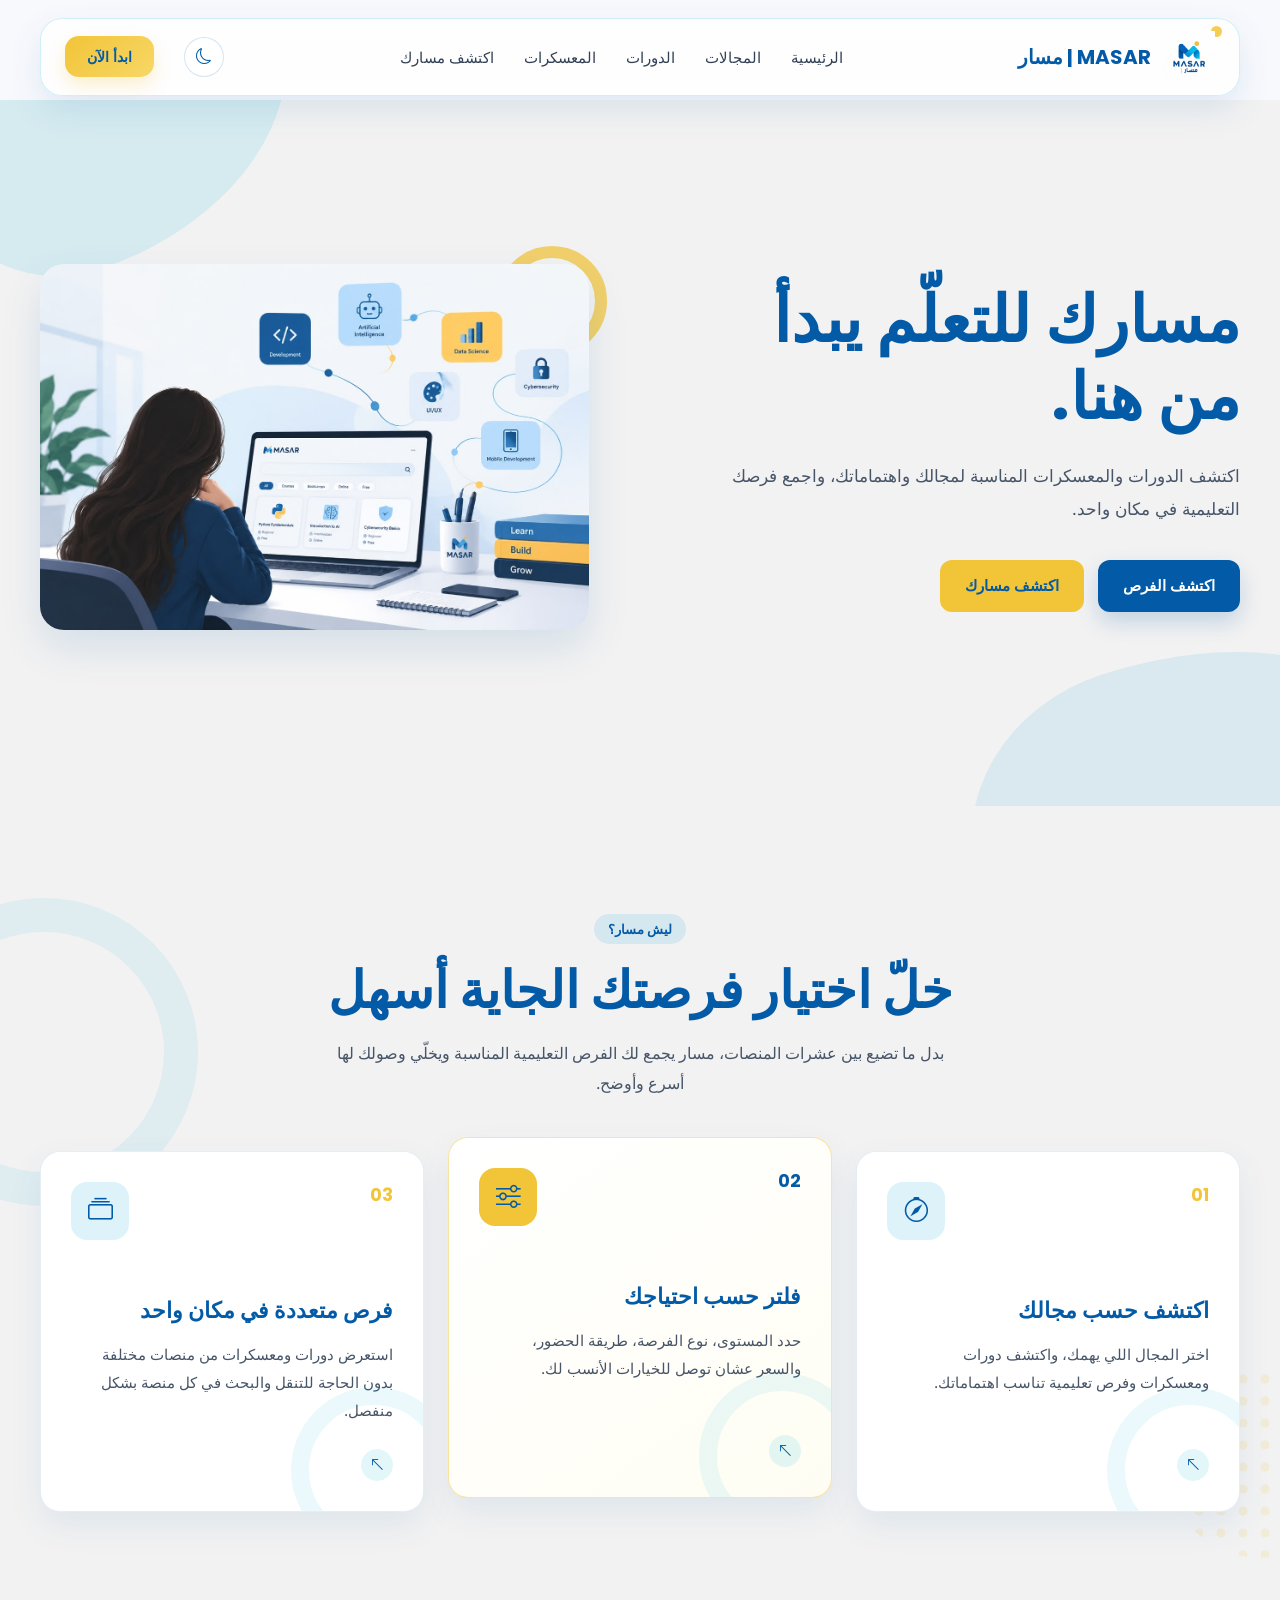
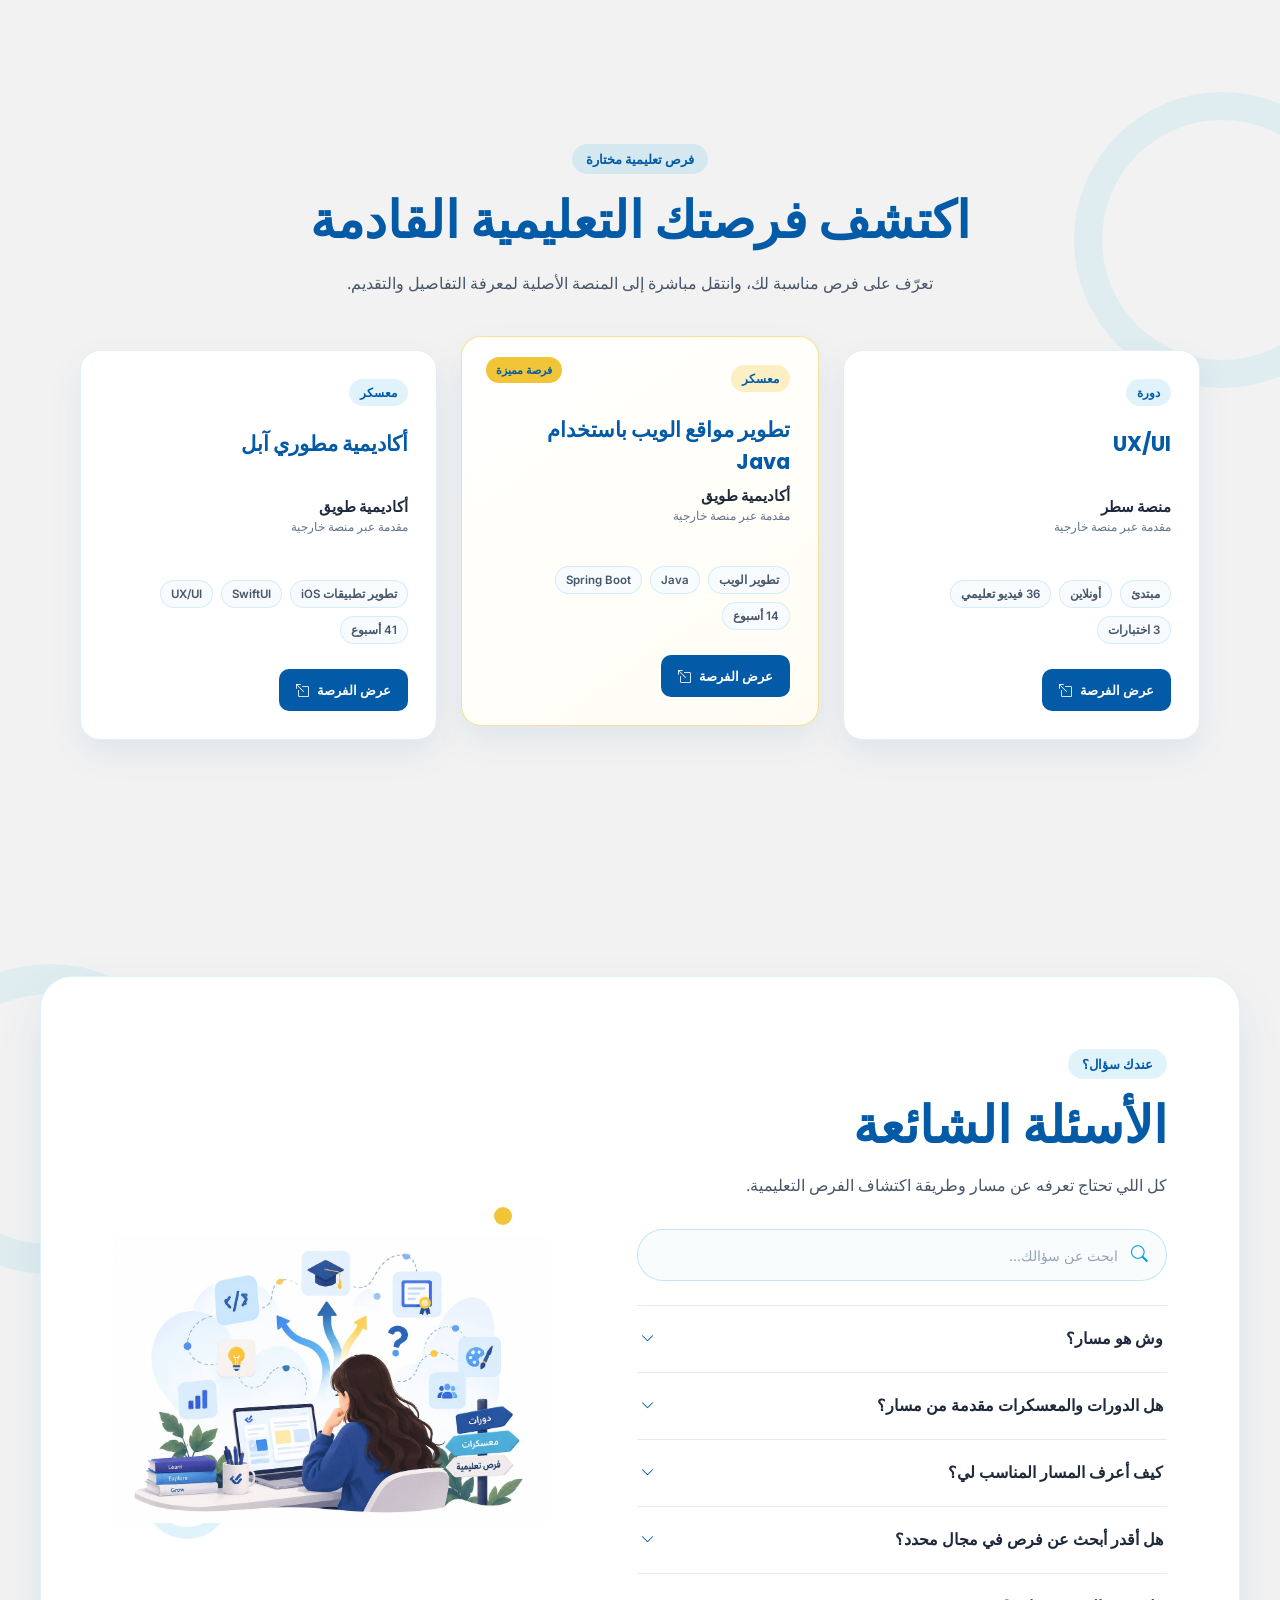
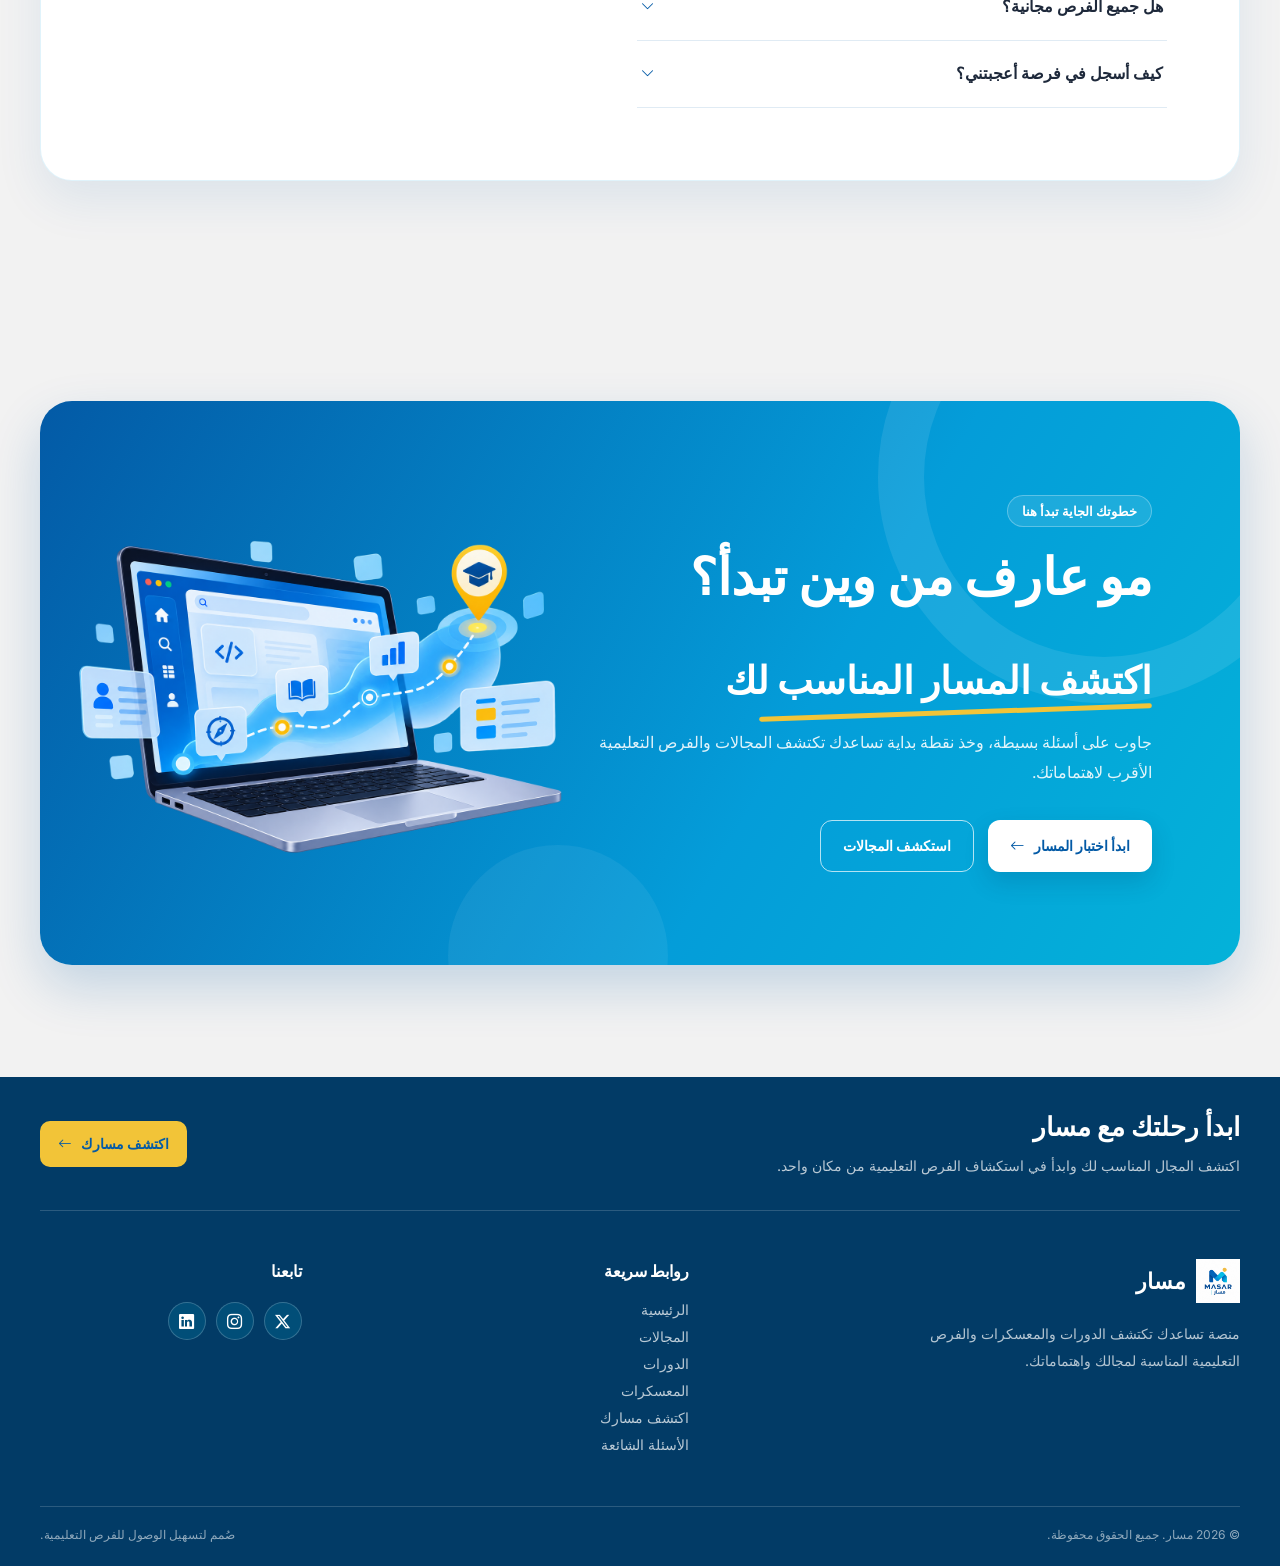
<file: index.html>
<!DOCTYPE html>
<html lang="ar" dir="rtl">
<head>
    <meta charset="UTF-8">
    <meta name="viewport" content="width=device-width, initial-scale=1.0">
    <title>مسار | MASAR</title>
    <link rel="stylesheet" href="style.css">
    <link rel="stylesheet" href="https://cdn.jsdelivr.net/npm/bootstrap-icons@1.13.1/font/bootstrap-icons.min.css">
</head>
<body>
    <!-- رأس الموقع وشريط التنقل الرئيسي -->
    <header class="site-header">
        <nav class="navbar">
            <!-- هوية الموقع -->
            <a class="navbar-brand" href="index.html">
                <img class="navbar-logo" src="images/logo.png" alt="شعار مسار">
                <span class="navbar-title">MASAR | مسار</span>
            </a>

            <!-- روابط التنقل -->
            <ul class="navbar-menu">
                <li class="navbar-item">
                    <a class="navbar-link" href="index.html">الرئيسية</a>
                </li>
                <li class="navbar-item">
                    <a class="navbar-link" href="fields.html">المجالات</a>
                </li>
                <li class="navbar-item">
                    <a class="navbar-link" href="courses.html">الدورات</a>
                </li>
                <li class="navbar-item">
                    <a class="navbar-link" href="bootcamps.html">المعسكرات</a>
                </li>
                <li class="navbar-item">
                    <a class="navbar-link" href="discover.html">اكتشف مسارك</a>
                </li>
            </ul>

            <!-- زر الوضع الداكن -->
            <button class="navbar-theme-toggle" type="button" aria-label="تفعيل الوضع الداكن">
                <i class="bi bi-moon" aria-hidden="true"></i>
            </button>

            <!-- زر قائمة التنقل للجوال -->
            <button class="navbar-menu-toggle" type="button" aria-label="فتح قائمة التنقل" aria-expanded="false">
                <i class="bi bi-list" aria-hidden="true"></i>
            </button>

            <!-- زر الدعوة إلى الإجراء -->
            <div class="navbar-start-actions">
                <a class="navbar-cta" href="#" role="button" aria-expanded="false" aria-controls="quick-start-menu">ابدأ الآن</a>
                <div class="quick-start-menu" id="quick-start-menu" hidden>
                    <h2>وش حاب تبدأ فيه؟</h2>
                    <a href="courses.html"><i class="bi bi-book"></i><span><strong>استكشف الدورات</strong><small>تصفح الدورات حسب المجال</small></span></a>
                    <a href="bootcamps.html"><i class="bi bi-rocket"></i><span><strong>استكشف المعسكرات</strong><small>اكتشف برامج تدريبية مكثفة</small></span></a>
                    <a href="discover.html"><i class="bi bi-compass"></i><span><strong>اكتشف مسارك</strong><small>جاوب على 10 أسئلة واعرف المجال الأقرب لك</small></span></a>
                </div>
            </div>
        </nav>
    </header>

    <section class="hero">
        <div class="hero-container">
            <div class="hero-content">
                <h1 class="hero-title">مسارك للتعلّم يبدأ من هنا.</h1>
                <p class="hero-description">اكتشف الدورات والمعسكرات المناسبة لمجالك واهتماماتك، واجمع فرصك التعليمية في مكان واحد.</p>
                <div class="hero-actions">
                    <a class="hero-primary" href="#">اكتشف الفرص</a>
                    <a class="hero-secondary" href="discover.html">اكتشف مسارك</a>
                </div>
            </div>

            <div class="hero-image">
                <img src="images/hero.png" alt="اكتشف مسارك التعليمي مع مسار">
            </div>
        </div>
    </section>

    <section class="features">
        <div class="features-container">
            <div class="features-header">
                <p class="features-label">ليش مسار؟</p>
                <h2 class="features-title">خلّ اختيار فرصتك الجاية أسهل</h2>
                <p class="features-description">بدل ما تضيع بين عشرات المنصات، مسار يجمع لك الفرص التعليمية المناسبة ويخلّي وصولك لها أسرع وأوضح.</p>
            </div>

            <div class="features-grid">
                <article class="feature-card">
                    <div class="feature-card-top">
                        <span class="feature-number">01</span>
                        <div class="feature-icon">
                            <i class="bi bi-compass"></i>
                        </div>
                    </div>
                    <h3 class="feature-title">اكتشف حسب مجالك</h3>
                    <p class="feature-text">اختر المجال اللي يهمك، واكتشف دورات ومعسكرات وفرص تعليمية تناسب اهتماماتك.</p>
                    <span class="feature-arrow"><i class="bi bi-arrow-up-left"></i></span>
                </article>

                <article class="feature-card feature-card-featured">
                    <div class="feature-card-top">
                        <span class="feature-number">02</span>
                        <div class="feature-icon">
                            <i class="bi bi-sliders"></i>
                        </div>
                    </div>
                    <h3 class="feature-title">فلتر حسب احتياجك</h3>
                    <p class="feature-text">حدد المستوى، نوع الفرصة، طريقة الحضور، والسعر عشان توصل للخيارات الأنسب لك.</p>
                    <span class="feature-arrow"><i class="bi bi-arrow-up-left"></i></span>
                </article>

                <article class="feature-card">
                    <div class="feature-card-top">
                        <span class="feature-number">03</span>
                        <div class="feature-icon">
                            <i class="bi bi-collection"></i>
                        </div>
                    </div>
                    <h3 class="feature-title">فرص متعددة في مكان واحد</h3>
                    <p class="feature-text">استعرض دورات ومعسكرات من منصات مختلفة بدون الحاجة للتنقل والبحث في كل منصة بشكل منفصل.</p>
                    <span class="feature-arrow"><i class="bi bi-arrow-up-left"></i></span>
                </article>
            </div>
        </div>
    </section>

    <section class="projects-section" aria-labelledby="opportunities-title">
        <div class="section-heading">
            <p class="eyebrow">فرص تعليمية مختارة</p>
            <h2 id="opportunities-title">اكتشف فرصتك التعليمية القادمة</h2>
            <p class="intro">تعرّف على فرص مناسبة لك، وانتقل مباشرة إلى المنصة الأصلية لمعرفة التفاصيل والتقديم.</p>
        </div>

        <div class="project-grid">
            <article class="project-card">
                <div class="project-card-header">
                    <span class="project-type">دورة</span>
                </div>
                <h3 class="project-title">UX/UI</h3>
                <p class="project-platform">منصة سطر <span>مقدمة عبر منصة خارجية</span></p>
                <div class="tags">
                    <span>مبتدئ</span>
                    <span>أونلاين</span>
                    <span>36 فيديو تعليمي</span>
                    <span>3 اختبارات</span>
                </div>
                <a class="button button-primary" href="https://satr.tuwaiq.edu.sa/course/ZlDLPAAOOn/view" target="_blank" rel="noopener noreferrer">عرض الفرصة <i class="bi bi-box-arrow-up-left"></i></a>
            </article>

            <article class="project-card project-card-featured">
                <span class="featured-badge">فرصة مميزة</span>
                <div class="project-card-header">
                    <span class="project-type">معسكر</span>
                </div>
                <h3 class="project-title">تطوير مواقع الويب باستخدام Java</h3>
                <p class="project-platform">أكاديمية طويق <span>مقدمة عبر منصة خارجية</span></p>
                <div class="tags">
                    <span>تطوير الويب</span>
                    <span>Java</span>
                    <span>Spring Boot</span>
                    <span>14 أسبوع</span>
                </div>
                <a class="button button-primary" href="https://tuwaiq.edu.sa/bootcamp/YkO2q5R1/view" target="_blank" rel="noopener noreferrer">عرض الفرصة <i class="bi bi-box-arrow-up-left"></i></a>
            </article>

            <article class="project-card">
                <div class="project-card-header">
                    <span class="project-type">معسكر</span>
                </div>
                <h3 class="project-title">أكاديمية مطوري آبل</h3>
                <p class="project-platform">أكاديمية طويق <span>مقدمة عبر منصة خارجية</span></p>
                <div class="tags">
                    <span>تطوير تطبيقات iOS</span>
                    <span>SwiftUI</span>
                    <span>UX/UI</span>
                    <span>41 أسبوع</span>
                </div>
                <a class="button button-primary" href="https://tuwaiq.edu.sa/bootcamp/7G5qRDL8/view" target="_blank" rel="noopener noreferrer">عرض الفرصة <i class="bi bi-box-arrow-up-left"></i></a>
            </article>
        </div>
    </section>

    <section class="faq">
        <div class="faq-container">
            <div class="faq-content">
                <div class="faq-header">
                    <p class="faq-label">عندك سؤال؟</p>
                    <h2 class="faq-title">الأسئلة الشائعة</h2>
                    <p class="faq-description">كل اللي تحتاج تعرفه عن مسار وطريقة اكتشاف الفرص التعليمية.</p>
                </div>

                <div class="faq-search">
                    <i class="bi bi-search"></i>
                    <input type="search" placeholder="ابحث عن سؤالك...">
                </div>

                <div class="faq-list">
                    <article class="faq-item">
                        <div class="faq-question-row">
                            <h3 class="faq-question">وش هو مسار؟</h3>
                            <i class="bi bi-chevron-down faq-icon"></i>
                        </div>
                        <p class="faq-answer">مسار يساعدك تكتشف الدورات والمعسكرات والفرص التعليمية المناسبة لمجالك واهتماماتك من منصات مختلفة في مكان واحد.</p>
                    </article>

                    <article class="faq-item">
                        <div class="faq-question-row">
                            <h3 class="faq-question">هل الدورات والمعسكرات مقدمة من مسار؟</h3>
                            <i class="bi bi-chevron-down faq-icon"></i>
                        </div>
                        <p class="faq-answer">لا، مسار يساعدك في اكتشاف الفرص فقط، وعند اختيار أي فرصة يتم توجيهك إلى المنصة الأصلية المقدمة لها للاطلاع على التفاصيل والتسجيل.</p>
                    </article>

                    <article class="faq-item">
                        <div class="faq-question-row">
                            <h3 class="faq-question">كيف أعرف المسار المناسب لي؟</h3>
                            <i class="bi bi-chevron-down faq-icon"></i>
                        </div>
                        <p class="faq-answer">تقدر تستخدم اختبار اكتشف مسارك، ومن خلال إجاباتك نساعدك في التعرف على المجالات الأقرب لاهتماماتك.</p>
                    </article>

                    <article class="faq-item">
                        <div class="faq-question-row">
                            <h3 class="faq-question">هل أقدر أبحث عن فرص في مجال محدد؟</h3>
                            <i class="bi bi-chevron-down faq-icon"></i>
                        </div>
                        <p class="faq-answer">نعم، تقدر تستكشف المجالات المختلفة وتعرض الدورات والمعسكرات والفرص المرتبطة بالمجال اللي يهمك.</p>
                    </article>

                    <article class="faq-item">
                        <div class="faq-question-row">
                            <h3 class="faq-question">هل جميع الفرص مجانية؟</h3>
                            <i class="bi bi-chevron-down faq-icon"></i>
                        </div>
                        <p class="faq-answer">لا، تختلف الفرص حسب المنصة المقدمة لها، وقد تجد فرصًا مجانية وأخرى مدفوعة.</p>
                    </article>

                    <article class="faq-item">
                        <div class="faq-question-row">
                            <h3 class="faq-question">كيف أسجل في فرصة أعجبتني؟</h3>
                            <i class="bi bi-chevron-down faq-icon"></i>
                        </div>
                        <p class="faq-answer">اضغط على زر «عرض الفرصة»، وراح تنتقل مباشرة إلى الصفحة الأصلية للفرصة لمعرفة التفاصيل وإكمال التسجيل.</p>
                    </article>
                </div>
            </div>

            <div class="faq-illustration">
                <span class="faq-decoration faq-decoration-one"></span>
                <span class="faq-decoration faq-decoration-two"></span>
                <img src="images/faq-illustration.png" alt="اكتشاف المسارات والفرص التعليمية في مسار">
            </div>
        </div>
    </section>

    <section class="cta-section">
        <div class="cta-container">
            <div class="cta-content">
                <p class="cta-label">خطوتك الجاية تبدأ هنا</p>
                <h2 class="cta-title">مو عارف من وين تبدأ؟</h2>
                <h3 class="cta-highlight">اكتشف المسار المناسب لك</h3>
                <p class="cta-description">جاوب على أسئلة بسيطة، وخذ نقطة بداية تساعدك تكتشف المجالات والفرص التعليمية الأقرب لاهتماماتك.</p>
                <div class="cta-actions">
                    <a class="cta-primary" href="#discover-path">ابدأ اختبار المسار <i class="bi bi-arrow-left"></i></a>
                    <a class="cta-secondary" href="#fields">استكشف المجالات</a>
                </div>
            </div>

            <div class="cta-visual">
                <img src="images/cta-path.png" alt="مسار تعليمي تقني" class="cta-image">
            </div>
        </div>
    </section>

    <footer class="site-footer">
        <section class="footer-cta">
            <div class="footer-cta-content">
                <h2 class="footer-cta-title">ابدأ رحلتك مع مسار</h2>
                <p class="footer-cta-description">اكتشف المجال المناسب لك وابدأ في استكشاف الفرص التعليمية من مكان واحد.</p>
            </div>
            <a class="footer-cta-button" href="discover.html">اكتشف مسارك <i class="bi bi-arrow-left"></i></a>
        </section>

        <div class="footer-main">
            <div class="footer-brand">
                <a class="footer-logo" href="#">
                    <img src="images/logo.png" alt="شعار مسار">
                    <span>مسار</span>
                </a>
                <p>منصة تساعدك تكتشف الدورات والمعسكرات والفرص التعليمية المناسبة لمجالك واهتماماتك.</p>
            </div>

            <nav class="footer-links" aria-label="روابط سريعة">
                <h2>روابط سريعة</h2>
                <a href="#">الرئيسية</a>
                <a href="#fields">المجالات</a>
                <a href="#opportunities-title">الدورات</a>
                <a href="bootcamps.html">المعسكرات</a>
                <a href="discover.html">اكتشف مسارك</a>
                <a href="#faq">الأسئلة الشائعة</a>
            </nav>

            <div class="footer-social">
                <h2>تابعنا</h2>
                <div class="footer-social-links">
                    <a href="#" aria-label="إكس"><i class="bi bi-twitter-x"></i></a>
                    <a href="#" aria-label="إنستغرام"><i class="bi bi-instagram"></i></a>
                    <a href="#" aria-label="لينكدإن"><i class="bi bi-linkedin"></i></a>
                </div>
            </div>
        </div>

        <div class="footer-bottom">
            <p>© 2026 مسار. جميع الحقوق محفوظة.</p>
            <span>صُمم لتسهيل الوصول للفرص التعليمية.</span>
        </div>
    </footer>


    <script src="script.js"></script>
</body>
</html>
</file>
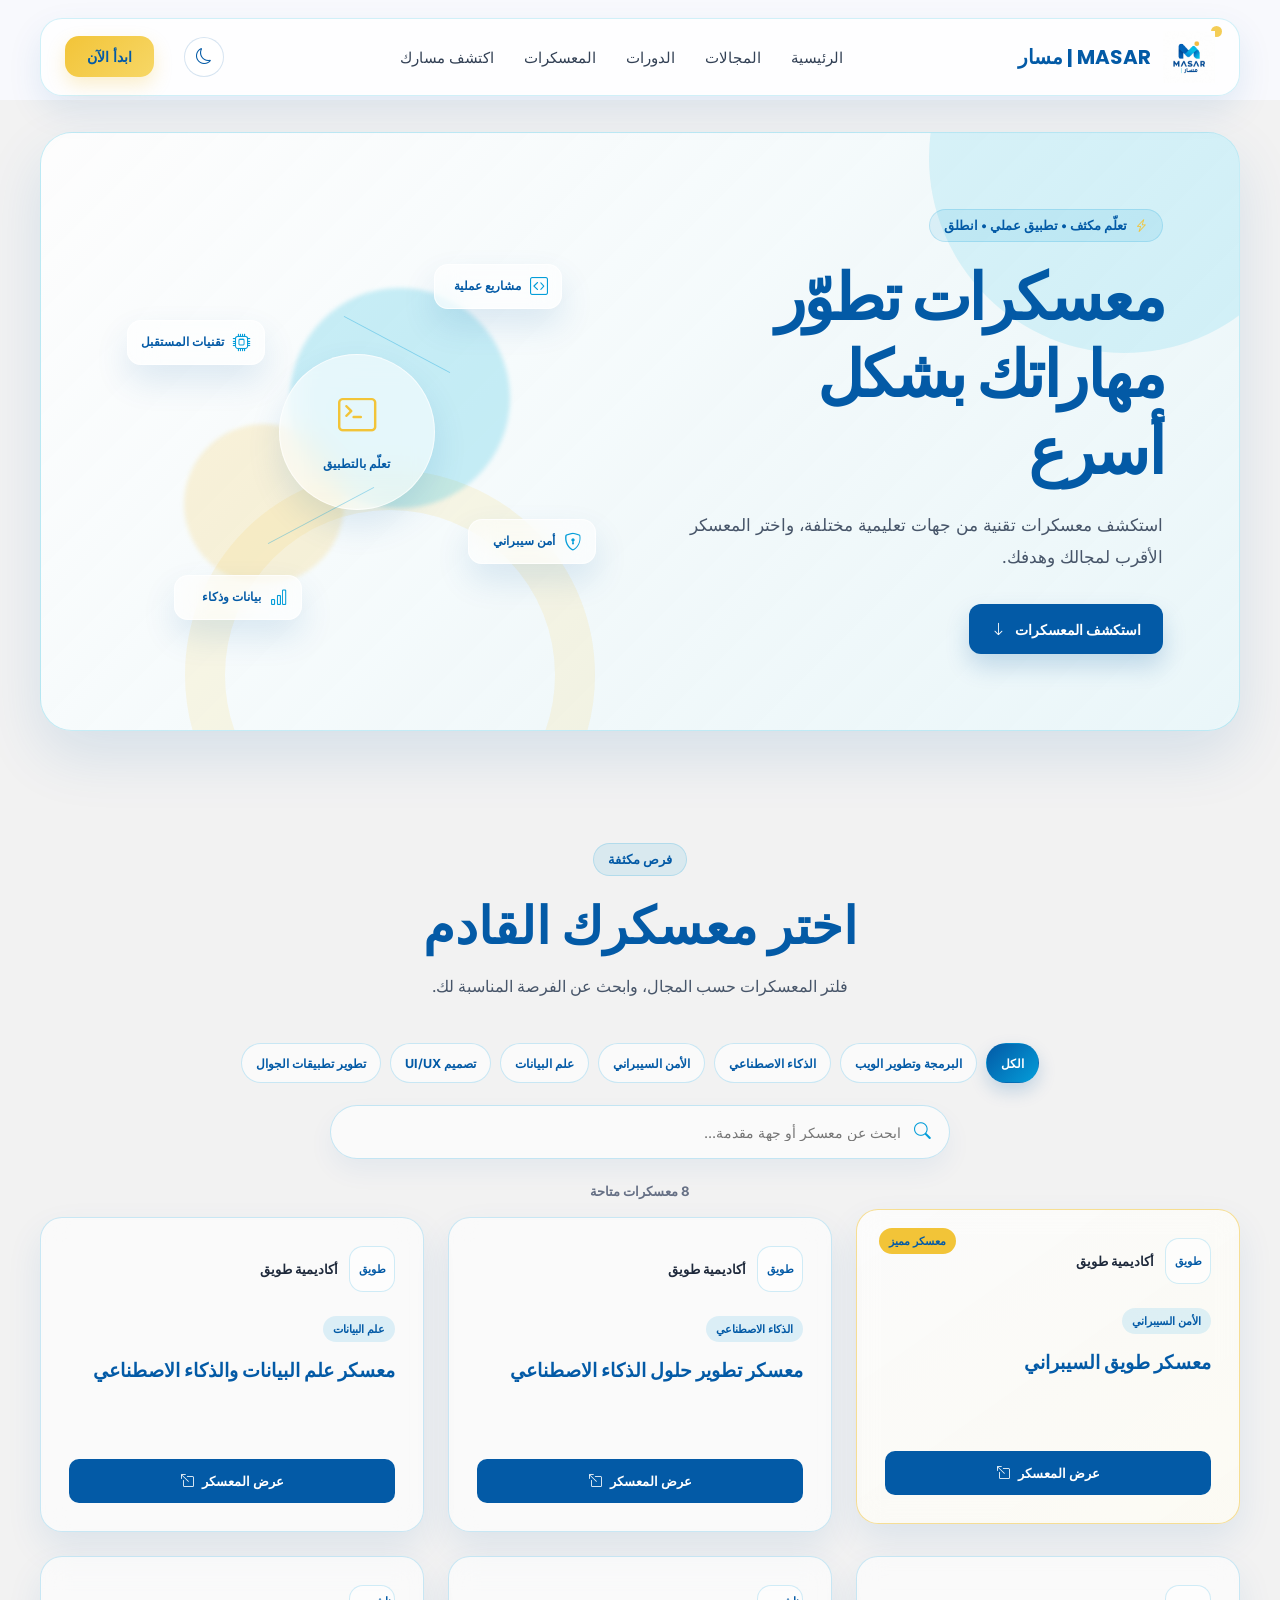
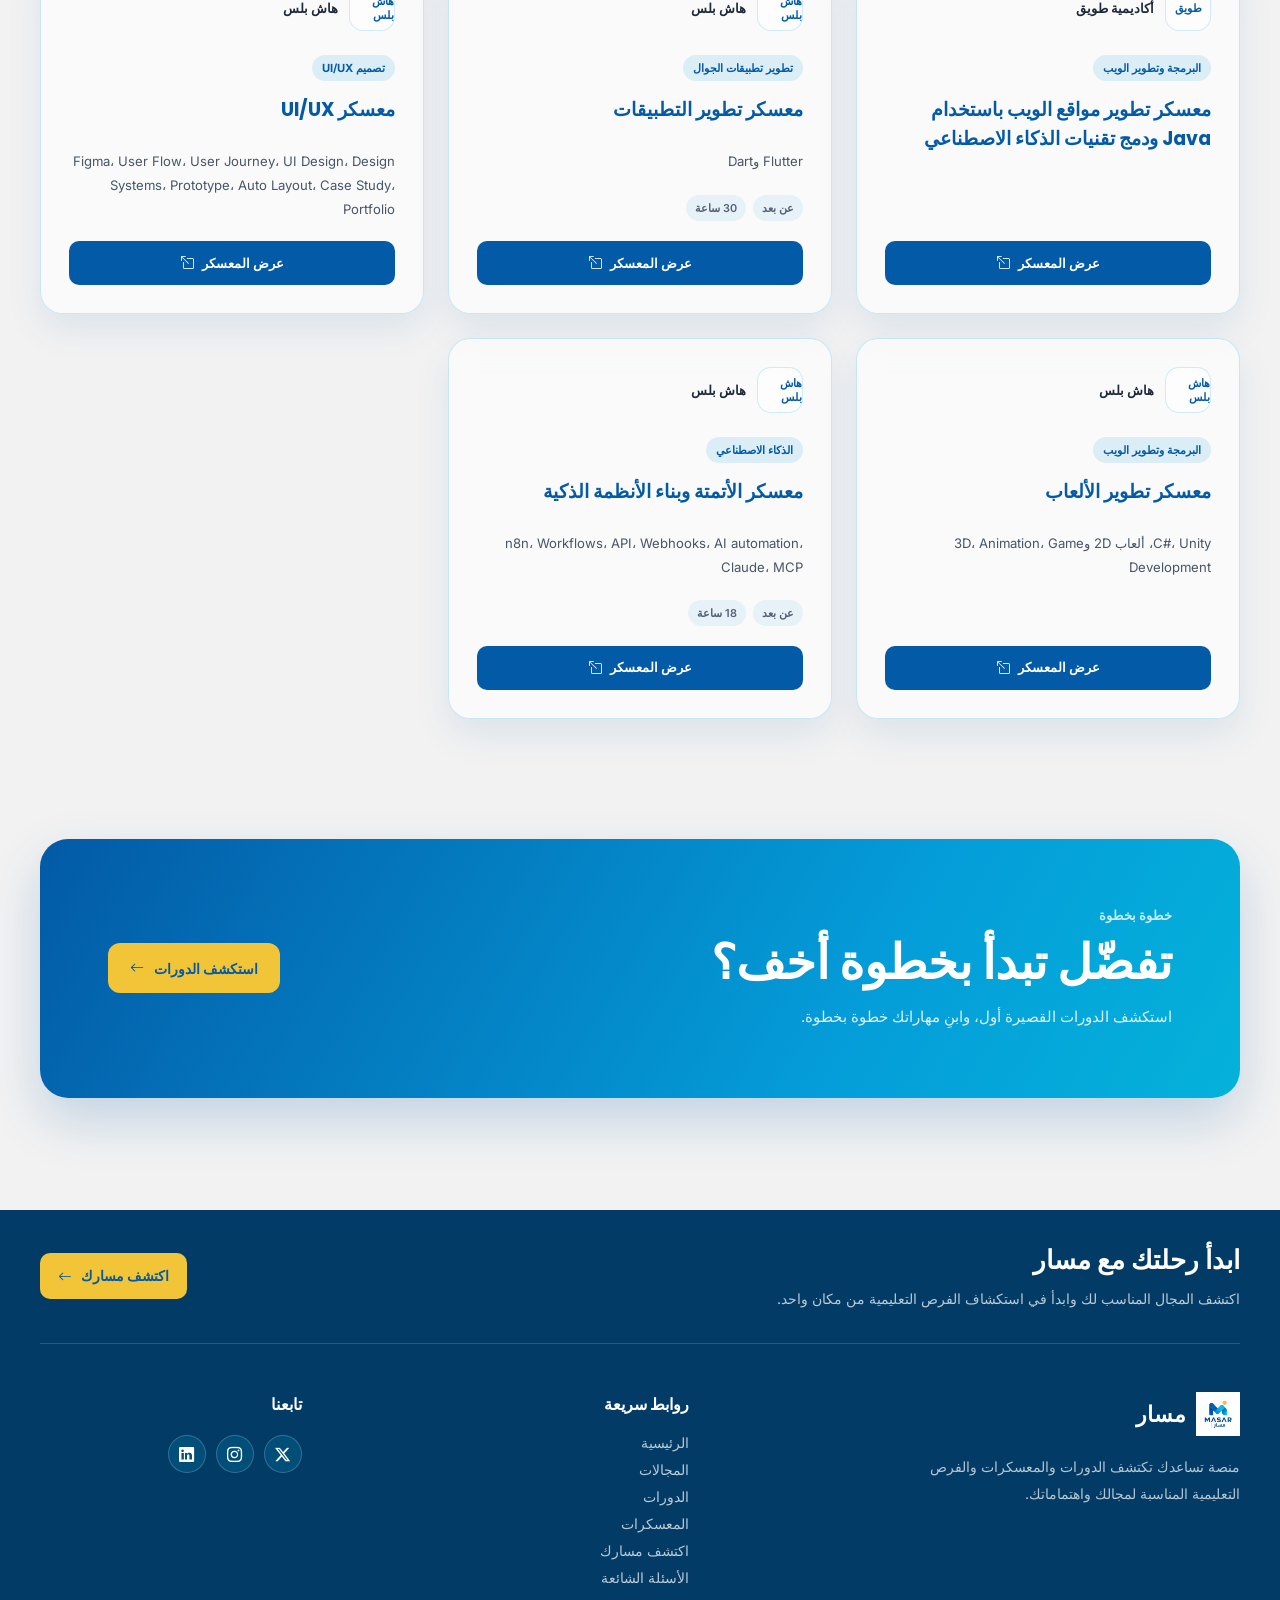
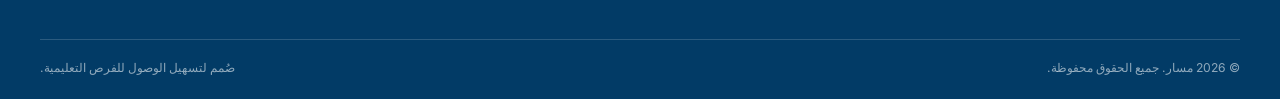
<file: bootcamps.html>
<!DOCTYPE html>
<html lang="ar" dir="rtl">
<head>
    <meta charset="UTF-8">
    <meta name="viewport" content="width=device-width, initial-scale=1.0">
    <title>المعسكرات | مسار</title>
    <link rel="stylesheet" href="style.css">
    <link rel="stylesheet" href="https://cdn.jsdelivr.net/npm/bootstrap-icons@1.13.1/font/bootstrap-icons.min.css">
</head>
<body>
    <header class="site-header">
        <nav class="navbar">
            <a class="navbar-brand" href="index.html">
                <img class="navbar-logo" src="images/logo.png" alt="شعار مسار">
                <span class="navbar-title">MASAR | مسار</span>
            </a>

            <ul class="navbar-menu">
                <li class="navbar-item"><a class="navbar-link" href="index.html">الرئيسية</a></li>
                <li class="navbar-item"><a class="navbar-link" href="fields.html">المجالات</a></li>
                <li class="navbar-item"><a class="navbar-link" href="courses.html">الدورات</a></li>
                <li class="navbar-item"><a class="navbar-link" href="bootcamps.html" aria-current="page">المعسكرات</a></li>
                <li class="navbar-item"><a class="navbar-link" href="discover.html">اكتشف مسارك</a></li>
            </ul>

            <button class="navbar-theme-toggle" type="button" aria-label="تفعيل الوضع الداكن">
                <i class="bi bi-moon" aria-hidden="true"></i>
            </button>

            <button class="navbar-menu-toggle" type="button" aria-label="فتح قائمة التنقل" aria-expanded="false">
                <i class="bi bi-list" aria-hidden="true"></i>
            </button>

            <div class="navbar-start-actions">
                <a class="navbar-cta" href="#" role="button" aria-expanded="false" aria-controls="quick-start-menu">ابدأ الآن</a>
                <div class="quick-start-menu" id="quick-start-menu" hidden>
                    <h2>وش حاب تبدأ فيه؟</h2>
                    <a href="courses.html"><i class="bi bi-book"></i><span><strong>استكشف الدورات</strong><small>تصفح الدورات حسب المجال</small></span></a>
                    <a href="bootcamps.html"><i class="bi bi-rocket"></i><span><strong>استكشف المعسكرات</strong><small>اكتشف برامج تدريبية مكثفة</small></span></a>
                    <a href="discover.html"><i class="bi bi-compass"></i><span><strong>اكتشف مسارك</strong><small>جاوب على 10 أسئلة واعرف المجال الأقرب لك</small></span></a>
                </div>
            </div>
        </nav>
    </header>

    <main class="bootcamps-page">
        <section class="bootcamps-hero" aria-labelledby="bootcamps-hero-title">
            <div class="bootcamps-hero-content">
                <p class="bootcamps-hero-badge"><i class="bi bi-lightning-charge"></i> تعلّم مكثف • تطبيق عملي • انطلق</p>
                <h1 id="bootcamps-hero-title">معسكرات تطوّر مهاراتك بشكل أسرع</h1>
                <p class="bootcamps-hero-description">استكشف معسكرات تقنية من جهات تعليمية مختلفة، واختر المعسكر الأقرب لمجالك وهدفك.</p>
                <a class="bootcamps-hero-button" href="#bootcamps-discovery">استكشف المعسكرات <i class="bi bi-arrow-down"></i></a>
            </div>

            <div class="bootcamps-hero-visual" aria-label="تجربة تعليمية تقنية مكثفة">
                <div class="bootcamps-visual-glow bootcamps-visual-glow-one"></div>
                <div class="bootcamps-visual-glow bootcamps-visual-glow-two"></div>
                <div class="bootcamps-visual-core"><i class="bi bi-terminal"></i><span>تعلّم بالتطبيق</span></div>
                <div class="bootcamps-float-card bootcamps-float-code"><i class="bi bi-code-square"></i><span>مشاريع عملية</span></div>
                <div class="bootcamps-float-card bootcamps-float-ai"><i class="bi bi-cpu"></i><span>تقنيات المستقبل</span></div>
                <div class="bootcamps-float-card bootcamps-float-cyber"><i class="bi bi-shield-lock"></i><span>أمن سيبراني</span></div>
                <div class="bootcamps-float-card bootcamps-float-data"><i class="bi bi-bar-chart"></i><span>بيانات وذكاء</span></div>
                <div class="bootcamps-visual-line bootcamps-visual-line-one"></div>
                <div class="bootcamps-visual-line bootcamps-visual-line-two"></div>
            </div>
        </section>

        <section class="bootcamps-discovery" id="bootcamps-discovery" aria-labelledby="bootcamps-title">
            <div class="bootcamps-section-heading">
                <p class="bootcamps-eyebrow">فرص مكثفة</p>
                <h2 id="bootcamps-title">اختر معسكرك القادم</h2>
                <p>فلتر المعسكرات حسب المجال، وابحث عن الفرصة المناسبة لك.</p>
            </div>

            <div class="bootcamps-controls">
                <div class="bootcamp-filters" role="group" aria-label="تصفية المعسكرات حسب المجال">
                    <button class="bootcamp-filter active" type="button" data-category="all">الكل</button>
                    <button class="bootcamp-filter" type="button" data-category="web">البرمجة وتطوير الويب</button>
                    <button class="bootcamp-filter" type="button" data-category="ai">الذكاء الاصطناعي</button>
                    <button class="bootcamp-filter" type="button" data-category="cyber">الأمن السيبراني</button>
                    <button class="bootcamp-filter" type="button" data-category="data">علم البيانات</button>
                    <button class="bootcamp-filter" type="button" data-category="design">تصميم UI/UX</button>
                    <button class="bootcamp-filter" type="button" data-category="mobile">تطوير تطبيقات الجوال</button>
                </div>

                <label class="bootcamps-search">
                    <i class="bi bi-search" aria-hidden="true"></i>
                    <span class="visually-hidden">البحث عن معسكر</span>
                    <input id="bootcamp-search" type="search" placeholder="ابحث عن معسكر أو جهة مقدمة...">
                </label>
            </div>

            <p class="bootcamps-result-count" id="bootcamps-result-count" aria-live="polite"></p>

            <div class="bootcamps-grid" id="bootcamps-grid" aria-live="polite">
                <article class="bootcamp-card bootcamp-card-featured" data-category="cyber">
                    <span class="bootcamp-featured-badge">معسكر مميز</span>
                    <div class="bootcamp-provider"><div class="bootcamp-provider-logo"><span>طويق</span></div><span>أكاديمية طويق</span></div>
                    <span class="bootcamp-category">الأمن السيبراني</span>
                    <h3>معسكر طويق السيبراني</h3>
                    <a class="bootcamp-card-button" href="https://tuwaiq.edu.sa/bootcamp/oA2ryDzB/view" target="_blank" rel="noopener noreferrer">عرض المعسكر <i class="bi bi-box-arrow-up-left"></i></a>
                </article>

                <article class="bootcamp-card" data-category="ai">
                    <div class="bootcamp-provider"><div class="bootcamp-provider-logo"><span>طويق</span></div><span>أكاديمية طويق</span></div>
                    <span class="bootcamp-category">الذكاء الاصطناعي</span>
                    <h3>معسكر تطوير حلول الذكاء الاصطناعي</h3>
                    <a class="bootcamp-card-button" href="https://tuwaiq.edu.sa/bootcamp/KdWRo2Y1/view" target="_blank" rel="noopener noreferrer">عرض المعسكر <i class="bi bi-box-arrow-up-left"></i></a>
                </article>

                <article class="bootcamp-card" data-category="data">
                    <div class="bootcamp-provider"><div class="bootcamp-provider-logo"><span>طويق</span></div><span>أكاديمية طويق</span></div>
                    <span class="bootcamp-category">علم البيانات</span>
                    <h3>معسكر علم البيانات والذكاء الاصطناعي</h3>
                    <a class="bootcamp-card-button" href="https://tuwaiq.edu.sa/bootcamp/eOnD1zRg/view" target="_blank" rel="noopener noreferrer">عرض المعسكر <i class="bi bi-box-arrow-up-left"></i></a>
                </article>

                <article class="bootcamp-card" data-category="web">
                    <div class="bootcamp-provider"><div class="bootcamp-provider-logo"><span>طويق</span></div><span>أكاديمية طويق</span></div>
                    <span class="bootcamp-category">البرمجة وتطوير الويب</span>
                    <h3>معسكر تطوير مواقع الويب باستخدام Java ودمج تقنيات الذكاء الاصطناعي</h3>
                    <a class="bootcamp-card-button" href="https://tuwaiq.edu.sa/bootcamp/B5R0wKJk/view" target="_blank" rel="noopener noreferrer">عرض المعسكر <i class="bi bi-box-arrow-up-left"></i></a>
                </article>

                <article class="bootcamp-card" data-category="mobile">
                    <div class="bootcamp-provider"><div class="bootcamp-provider-logo"><span>هاش بلس</span></div><span>هاش بلس</span></div>
                    <span class="bootcamp-category">تطوير تطبيقات الجوال</span>
                    <h3>معسكر تطوير التطبيقات</h3>
                    <p class="bootcamp-card-description">Flutter وDart</p>
                    <div class="bootcamp-meta"><span>عن بعد</span><span>30 ساعة</span></div>
                    <a class="bootcamp-card-button" href="https://ihashplus.com/%D8%AD%D9%82%D9%8A%D8%A8%D8%A9-%D9%85%D8%B9%D8%B3%D9%83%D8%B1-%D8%AA%D8%B7%D9%88%D9%8A%D8%B1-%D8%A7%D9%84%D8%AA%D8%B7%D8%A8%D9%8A%D9%82%D8%A7%D8%AA/p565354391" target="_blank" rel="noopener noreferrer">عرض المعسكر <i class="bi bi-box-arrow-up-left"></i></a>
                </article>

                <article class="bootcamp-card" data-category="design">
                    <div class="bootcamp-provider"><div class="bootcamp-provider-logo"><span>هاش بلس</span></div><span>هاش بلس</span></div>
                    <span class="bootcamp-category">تصميم UI/UX</span>
                    <h3>معسكر UI/UX</h3>
                    <p class="bootcamp-card-description">Figma، User Flow، User Journey، UI Design، Design Systems، Prototype، Auto Layout، Case Study، Portfolio</p>
                    <a class="bootcamp-card-button" href="https://ihashplus.com/rRoBepG" target="_blank" rel="noopener noreferrer">عرض المعسكر <i class="bi bi-box-arrow-up-left"></i></a>
                </article>

                <article class="bootcamp-card" data-category="web">
                    <div class="bootcamp-provider"><div class="bootcamp-provider-logo"><span>هاش بلس</span></div><span>هاش بلس</span></div>
                    <span class="bootcamp-category">البرمجة وتطوير الويب</span>
                    <h3>معسكر تطوير الألعاب</h3>
                    <p class="bootcamp-card-description">C#، Unity، ألعاب 2D و3D، Animation، Game Development</p>
                    <a class="bootcamp-card-button" href="https://ihashplus.com/EXyWgVR" target="_blank" rel="noopener noreferrer">عرض المعسكر <i class="bi bi-box-arrow-up-left"></i></a>
                </article>

                <article class="bootcamp-card" data-category="ai">
                    <div class="bootcamp-provider"><div class="bootcamp-provider-logo"><span>هاش بلس</span></div><span>هاش بلس</span></div>
                    <span class="bootcamp-category">الذكاء الاصطناعي</span>
                    <h3>معسكر الأتمتة وبناء الأنظمة الذكية</h3>
                    <p class="bootcamp-card-description">n8n، Workflows، API، Webhooks، AI automation، Claude، MCP</p>
                    <div class="bootcamp-meta"><span>عن بعد</span><span>18 ساعة</span></div>
                    <a class="bootcamp-card-button" href="https://ihashplus.com/ai/p962255581" target="_blank" rel="noopener noreferrer">عرض المعسكر <i class="bi bi-box-arrow-up-left"></i></a>
                </article>

                <!-- More verified Newtech bootcamps will be added here when individual official URLs are verified. -->
            </div>

            <div class="bootcamps-empty-state" id="bootcamps-empty-state" hidden>
                <i class="bi bi-journal-x" aria-hidden="true"></i>
                <p>ما لقينا معسكر مطابق لبحثك حاليًا.</p>
            </div>
        </section>

        <section class="bootcamps-cta" aria-labelledby="bootcamps-cta-title">
            <div>
                <p class="bootcamps-cta-label">خطوة بخطوة</p>
                <h2 id="bootcamps-cta-title">تفضّل تبدأ بخطوة أخف؟</h2>
                <p>استكشف الدورات القصيرة أول، وابنِ مهاراتك خطوة بخطوة.</p>
            </div>
            <a class="bootcamps-cta-button" href="courses.html">استكشف الدورات <i class="bi bi-arrow-left"></i></a>
        </section>
    </main>

    <footer class="site-footer">
        <section class="footer-cta">
            <div class="footer-cta-content">
                <h2 class="footer-cta-title">ابدأ رحلتك مع مسار</h2>
                <p class="footer-cta-description">اكتشف المجال المناسب لك وابدأ في استكشاف الفرص التعليمية من مكان واحد.</p>
            </div>
            <a class="footer-cta-button" href="discover.html">اكتشف مسارك <i class="bi bi-arrow-left"></i></a>
        </section>

        <div class="footer-main">
            <div class="footer-brand">
                <a class="footer-logo" href="index.html">
                    <img src="images/logo.png" alt="شعار مسار">
                    <span>مسار</span>
                </a>
                <p>منصة تساعدك تكتشف الدورات والمعسكرات والفرص التعليمية المناسبة لمجالك واهتماماتك.</p>
            </div>

            <nav class="footer-links" aria-label="روابط سريعة">
                <h2>روابط سريعة</h2>
                <a href="index.html">الرئيسية</a>
                <a href="fields.html">المجالات</a>
                <a href="courses.html">الدورات</a>
                <a href="bootcamps.html">المعسكرات</a>
                <a href="discover.html">اكتشف مسارك</a>
                <a href="#faq">الأسئلة الشائعة</a>
            </nav>

            <div class="footer-social">
                <h2>تابعنا</h2>
                <div class="footer-social-links">
                    <a href="#" aria-label="إكس"><i class="bi bi-twitter-x"></i></a>
                    <a href="#" aria-label="إنستغرام"><i class="bi bi-instagram"></i></a>
                    <a href="#" aria-label="لينكدإن"><i class="bi bi-linkedin"></i></a>
                </div>
            </div>
        </div>

        <div class="footer-bottom">
            <p>© 2026 مسار. جميع الحقوق محفوظة.</p>
            <span>صُمم لتسهيل الوصول للفرص التعليمية.</span>
        </div>
    </footer>

    <script src="script.js"></script>
</body>
</html>
</file>
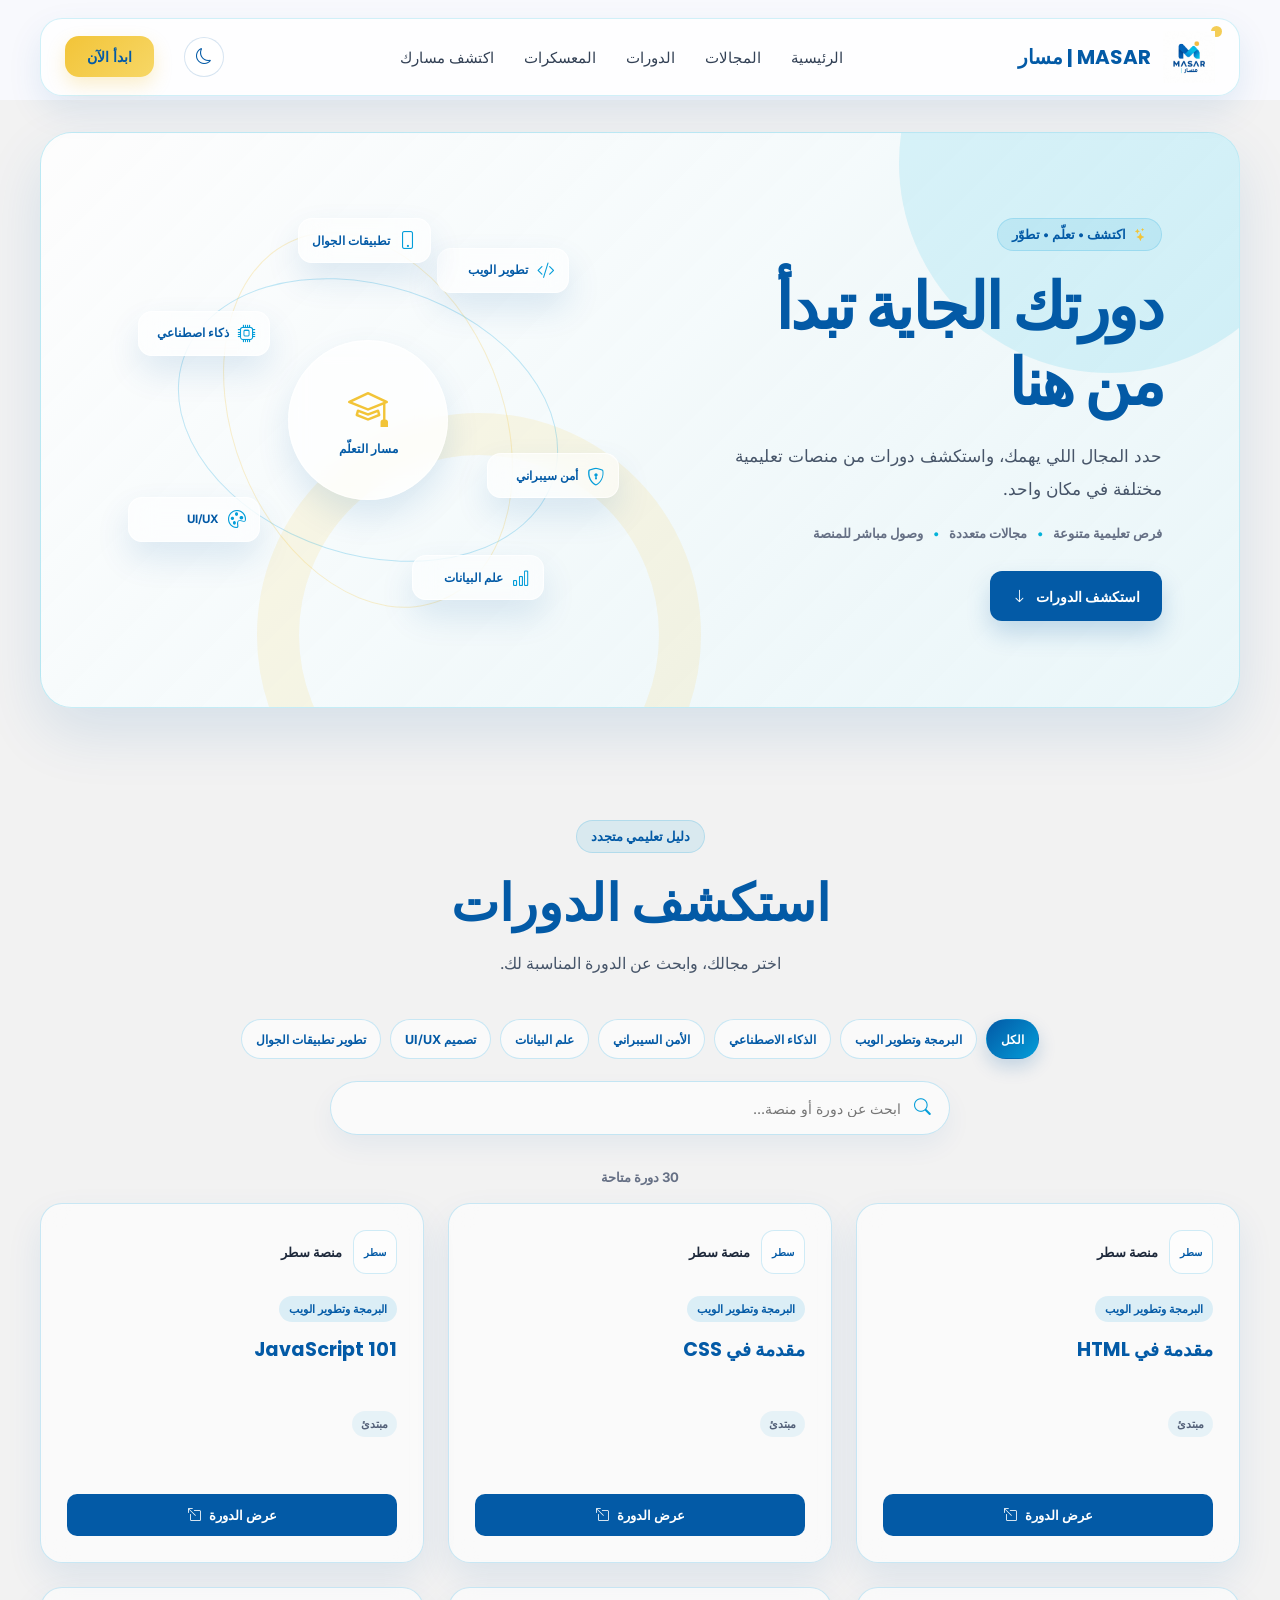
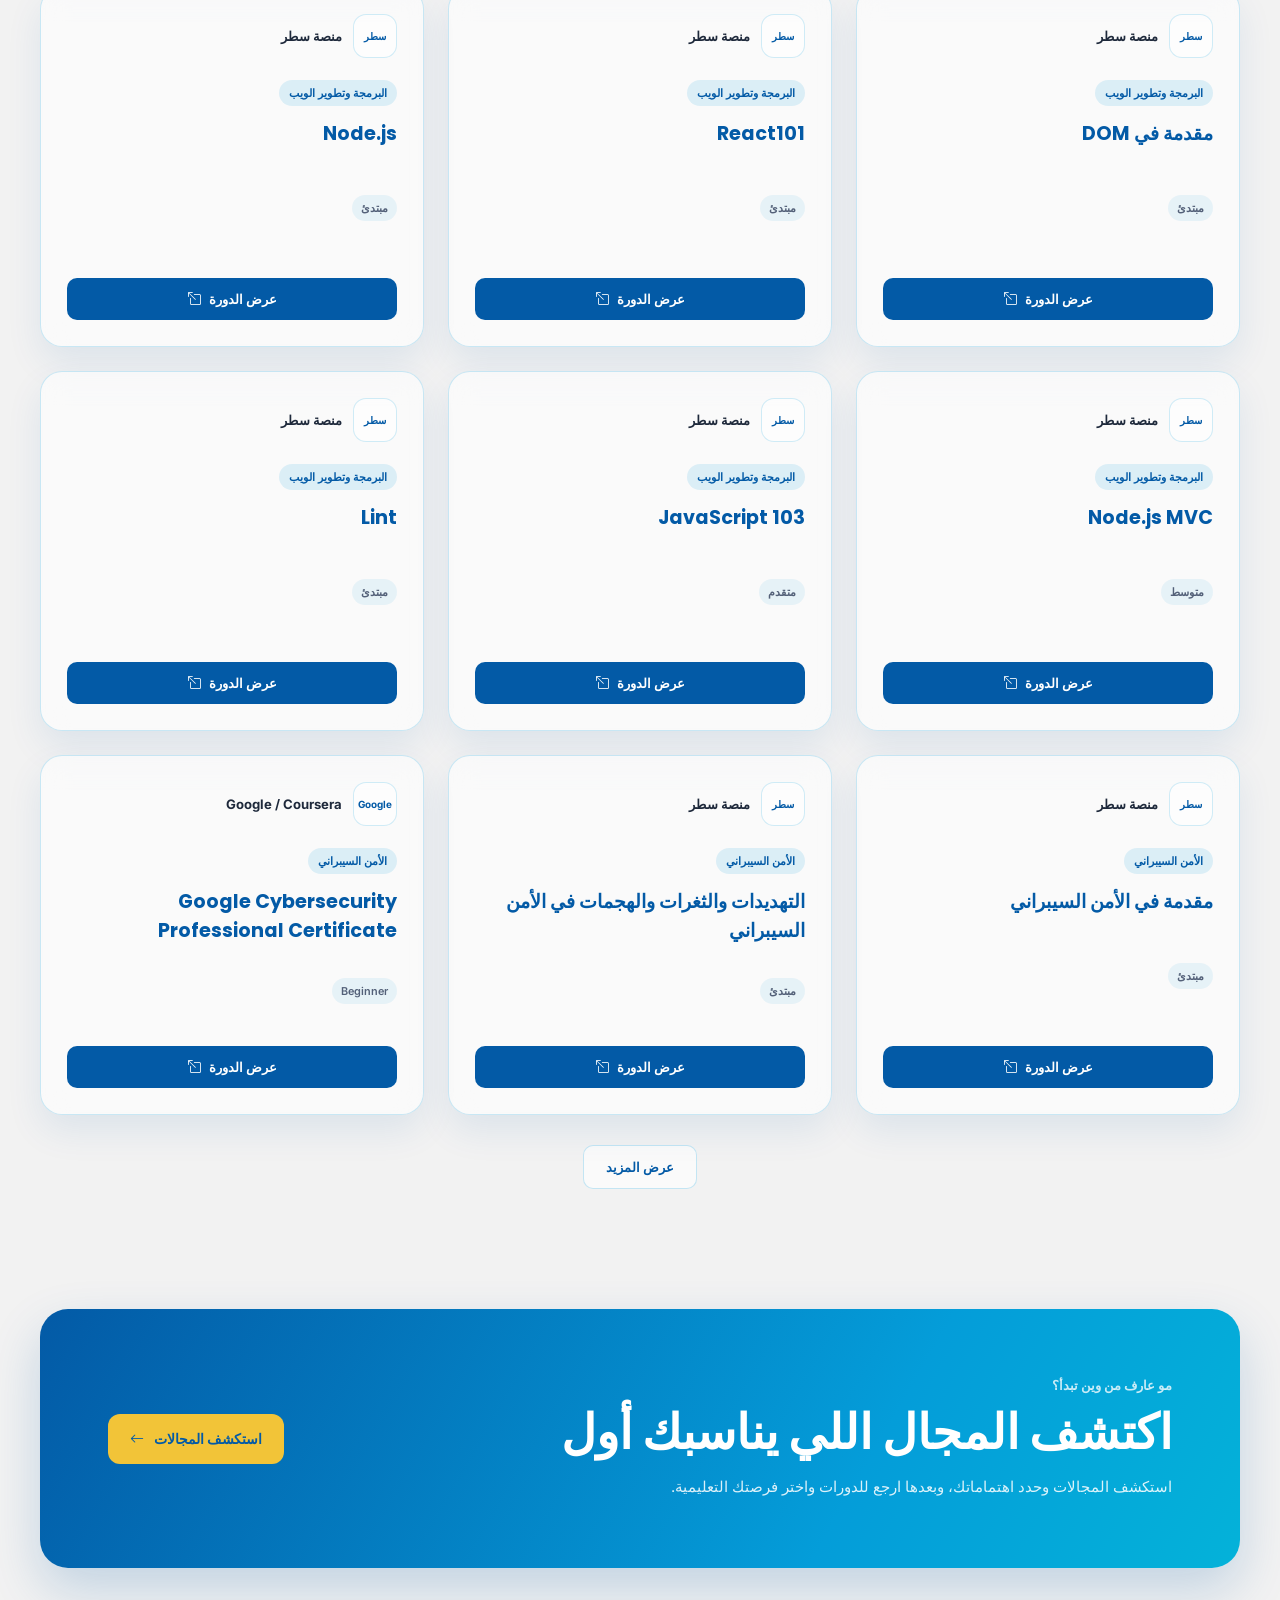
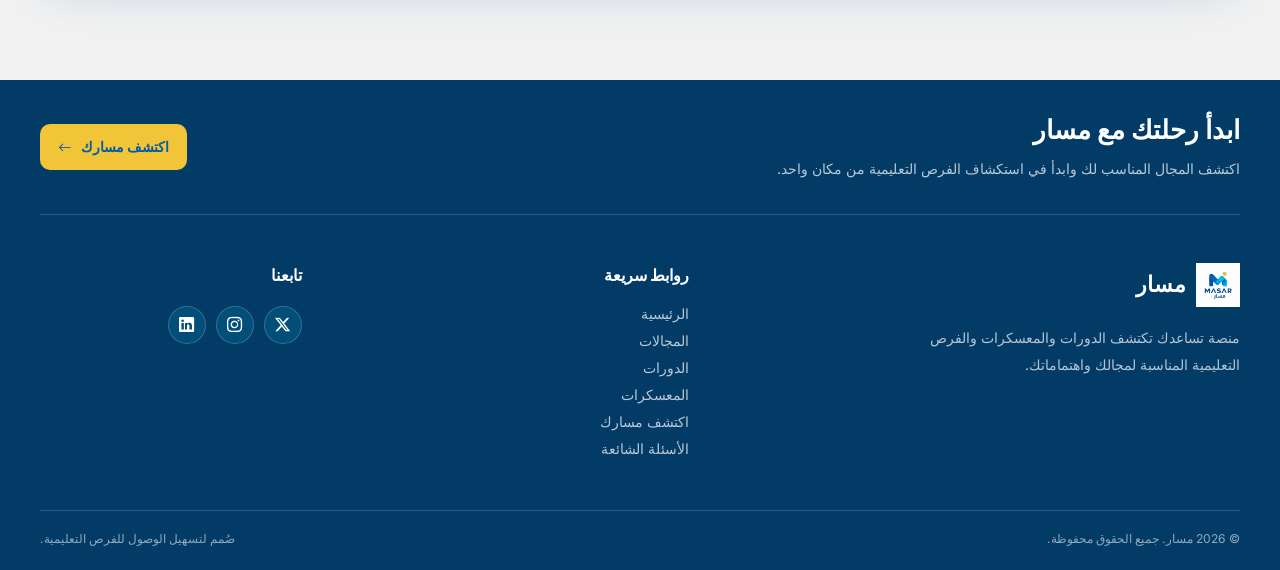
<file: courses.html>
<!DOCTYPE html>
<html lang="ar" dir="rtl">
<head>
    <meta charset="UTF-8">
    <meta name="viewport" content="width=device-width, initial-scale=1.0">
    <title>الدورات | مسار</title>
    <link rel="stylesheet" href="style.css">
    <link rel="stylesheet" href="https://cdn.jsdelivr.net/npm/bootstrap-icons@1.13.1/font/bootstrap-icons.min.css">
</head>
<body>
    <header class="site-header">
        <nav class="navbar">
            <a class="navbar-brand" href="index.html">
                <img class="navbar-logo" src="images/logo.png" alt="شعار مسار">
                <span class="navbar-title">MASAR | مسار</span>
            </a>

            <ul class="navbar-menu">
                <li class="navbar-item"><a class="navbar-link" href="index.html">الرئيسية</a></li>
                <li class="navbar-item"><a class="navbar-link" href="fields.html">المجالات</a></li>
                <li class="navbar-item"><a class="navbar-link" href="courses.html">الدورات</a></li>
                <li class="navbar-item"><a class="navbar-link" href="bootcamps.html">المعسكرات</a></li>
                <li class="navbar-item"><a class="navbar-link" href="discover.html">اكتشف مسارك</a></li>
            </ul>

            <button class="navbar-theme-toggle" type="button" aria-label="تفعيل الوضع الداكن">
                <i class="bi bi-moon" aria-hidden="true"></i>
            </button>

            <button class="navbar-menu-toggle" type="button" aria-label="فتح قائمة التنقل" aria-expanded="false">
                <i class="bi bi-list" aria-hidden="true"></i>
            </button>

            <div class="navbar-start-actions">
                <a class="navbar-cta" href="#" role="button" aria-expanded="false" aria-controls="quick-start-menu">ابدأ الآن</a>
                <div class="quick-start-menu" id="quick-start-menu" hidden>
                    <h2>وش حاب تبدأ فيه؟</h2>
                    <a href="courses.html"><i class="bi bi-book"></i><span><strong>استكشف الدورات</strong><small>تصفح الدورات حسب المجال</small></span></a>
                    <a href="bootcamps.html"><i class="bi bi-rocket"></i><span><strong>استكشف المعسكرات</strong><small>اكتشف برامج تدريبية مكثفة</small></span></a>
                    <a href="discover.html"><i class="bi bi-compass"></i><span><strong>اكتشف مسارك</strong><small>جاوب على 10 أسئلة واعرف المجال الأقرب لك</small></span></a>
                </div>
            </div>
        </nav>
    </header>

    <main class="courses-page">
        <section class="courses-hero" aria-labelledby="courses-hero-title">
            <div class="courses-hero-content">
                <p class="courses-hero-badge"><i class="bi bi-stars"></i> اكتشف • تعلّم • تطوّر</p>
                <h1 id="courses-hero-title">دورتك الجاية تبدأ من هنا</h1>
                <p class="courses-hero-description">حدد المجال اللي يهمك، واستكشف دورات من منصات تعليمية مختلفة في مكان واحد.</p>
                <p class="courses-hero-support">فرص تعليمية متنوعة <span>•</span> مجالات متعددة <span>•</span> وصول مباشر للمنصة</p>
                <a class="courses-hero-button" href="#courses-discovery">استكشف الدورات <i class="bi bi-arrow-down"></i></a>
            </div>

            <div class="courses-hero-visual" aria-label="مجالات تعليمية متنوعة">
                <div class="courses-visual-orbit courses-visual-orbit-one"></div>
                <div class="courses-visual-orbit courses-visual-orbit-two"></div>
                <div class="courses-glass-card courses-glass-card-code"><i class="bi bi-code-slash"></i><span>تطوير الويب</span></div>
                <div class="courses-glass-card courses-glass-card-ai"><i class="bi bi-cpu"></i><span>ذكاء اصطناعي</span></div>
                <div class="courses-glass-card courses-glass-card-cyber"><i class="bi bi-shield-lock"></i><span>أمن سيبراني</span></div>
                <div class="courses-glass-card courses-glass-card-data"><i class="bi bi-bar-chart"></i><span>علم البيانات</span></div>
                <div class="courses-glass-card courses-glass-card-design"><i class="bi bi-palette"></i><span>UI/UX</span></div>
                <div class="courses-glass-card courses-glass-card-mobile"><i class="bi bi-phone"></i><span>تطبيقات الجوال</span></div>
                <div class="courses-visual-core"><i class="bi bi-mortarboard"></i><span>مسار التعلّم</span></div>
            </div>
        </section>

        <section class="courses-discovery" id="courses-discovery" aria-labelledby="courses-title">
            <div class="courses-section-heading">
                <p class="courses-eyebrow">دليل تعليمي متجدد</p>
                <h2 id="courses-title">استكشف الدورات</h2>
                <p>اختر مجالك، وابحث عن الدورة المناسبة لك.</p>
            </div>

            <div class="courses-controls">
                <div class="courses-filters" role="group" aria-label="تصفية الدورات حسب المجال">
                    <button class="course-filter active" type="button" data-category="all">الكل</button>
                    <button class="course-filter" type="button" data-category="web">البرمجة وتطوير الويب</button>
                    <button class="course-filter" type="button" data-category="ai">الذكاء الاصطناعي</button>
                    <button class="course-filter" type="button" data-category="cyber">الأمن السيبراني</button>
                    <button class="course-filter" type="button" data-category="data">علم البيانات</button>
                    <button class="course-filter" type="button" data-category="design">تصميم UI/UX</button>
                    <button class="course-filter" type="button" data-category="mobile">تطوير تطبيقات الجوال</button>
                </div>

                <label class="courses-search">
                    <i class="bi bi-search" aria-hidden="true"></i>
                    <span class="visually-hidden">البحث عن دورة</span>
                    <input id="course-search" type="search" placeholder="ابحث عن دورة أو منصة...">
                </label>
            </div>

            <p class="courses-result-count" id="courses-result-count" aria-live="polite"></p>

            <div class="courses-grid" id="courses-grid" aria-live="polite">
                <article class="course-card" data-category="web">
                    <div class="course-provider"><div class="course-provider-logo"><span>سطر</span></div><span class="course-provider-name">منصة سطر</span></div>
                    <span class="course-category">البرمجة وتطوير الويب</span>
                    <h3>مقدمة في HTML</h3>
                    <div class="course-meta"><span>مبتدئ</span></div>
                    <a class="course-card-button" href="https://satr.tuwaiq.edu.sa/course/12252016-2825-41ef-bc27-ad7338e8ca94/view" target="_blank" rel="noopener noreferrer">عرض الدورة <i class="bi bi-box-arrow-up-left"></i></a>
                </article>

                <article class="course-card" data-category="web">
                    <div class="course-provider"><div class="course-provider-logo"><span>سطر</span></div><span class="course-provider-name">منصة سطر</span></div>
                    <span class="course-category">البرمجة وتطوير الويب</span>
                    <h3>مقدمة في CSS</h3>
                    <div class="course-meta"><span>مبتدئ</span></div>
                    <a class="course-card-button" href="https://satr.tuwaiq.edu.sa/course/hNUwyBUKmF/view" target="_blank" rel="noopener noreferrer">عرض الدورة <i class="bi bi-box-arrow-up-left"></i></a>
                </article>

                <article class="course-card" data-category="web">
                    <div class="course-provider"><div class="course-provider-logo"><span>سطر</span></div><span class="course-provider-name">منصة سطر</span></div>
                    <span class="course-category">البرمجة وتطوير الويب</span>
                    <h3>JavaScript 101</h3>
                    <div class="course-meta"><span>مبتدئ</span></div>
                    <a class="course-card-button" href="https://satr.tuwaiq.edu.sa/course/063df133-5593-44b9-8d87-a63f2b150fab/view" target="_blank" rel="noopener noreferrer">عرض الدورة <i class="bi bi-box-arrow-up-left"></i></a>
                </article>

                <article class="course-card" data-category="web">
                    <div class="course-provider"><div class="course-provider-logo"><span>سطر</span></div><span class="course-provider-name">منصة سطر</span></div>
                    <span class="course-category">البرمجة وتطوير الويب</span>
                    <h3>مقدمة في DOM</h3>
                    <div class="course-meta"><span>مبتدئ</span></div>
                    <a class="course-card-button" href="https://satr.tuwaiq.edu.sa/course/565d5c6d-5549-419e-8693-be22c47928d5/view" target="_blank" rel="noopener noreferrer">عرض الدورة <i class="bi bi-box-arrow-up-left"></i></a>
                </article>

                <article class="course-card" data-category="web">
                    <div class="course-provider"><div class="course-provider-logo"><span>سطر</span></div><span class="course-provider-name">منصة سطر</span></div>
                    <span class="course-category">البرمجة وتطوير الويب</span>
                    <h3>React101</h3>
                    <div class="course-meta"><span>مبتدئ</span></div>
                    <a class="course-card-button" href="https://satr.tuwaiq.edu.sa/course/b1f859d8-1b13-4781-ab8f-b32409ae5e61/view" target="_blank" rel="noopener noreferrer">عرض الدورة <i class="bi bi-box-arrow-up-left"></i></a>
                </article>

                <article class="course-card" data-category="web">
                    <div class="course-provider"><div class="course-provider-logo"><span>سطر</span></div><span class="course-provider-name">منصة سطر</span></div>
                    <span class="course-category">البرمجة وتطوير الويب</span>
                    <h3>Node.js</h3>
                    <div class="course-meta"><span>مبتدئ</span></div>
                    <a class="course-card-button" href="https://satr.tuwaiq.edu.sa/course/VfLjxUkrpc/view" target="_blank" rel="noopener noreferrer">عرض الدورة <i class="bi bi-box-arrow-up-left"></i></a>
                </article>

                <article class="course-card" data-category="web">
                    <div class="course-provider"><div class="course-provider-logo"><span>سطر</span></div><span class="course-provider-name">منصة سطر</span></div>
                    <span class="course-category">البرمجة وتطوير الويب</span>
                    <h3>Node.js MVC</h3>
                    <div class="course-meta"><span>متوسط</span></div>
                    <a class="course-card-button" href="https://satr.tuwaiq.edu.sa/course/cAybuqtYlL/view" target="_blank" rel="noopener noreferrer">عرض الدورة <i class="bi bi-box-arrow-up-left"></i></a>
                </article>

                <article class="course-card" data-category="web">
                    <div class="course-provider"><div class="course-provider-logo"><span>سطر</span></div><span class="course-provider-name">منصة سطر</span></div>
                    <span class="course-category">البرمجة وتطوير الويب</span>
                    <h3>JavaScript 103</h3>
                    <div class="course-meta"><span>متقدم</span></div>
                    <a class="course-card-button" href="https://satr.tuwaiq.edu.sa/course/7fb7e800-e2cb-4901-8835-261606558453/view" target="_blank" rel="noopener noreferrer">عرض الدورة <i class="bi bi-box-arrow-up-left"></i></a>
                </article>

                <article class="course-card" data-category="web">
                    <div class="course-provider"><div class="course-provider-logo"><span>سطر</span></div><span class="course-provider-name">منصة سطر</span></div>
                    <span class="course-category">البرمجة وتطوير الويب</span>
                    <h3>Lint</h3>
                    <div class="course-meta"><span>مبتدئ</span></div>
                    <a class="course-card-button" href="https://satr.tuwaiq.edu.sa/course/507eed09-768f-4a26-a3e8-d7c2fb4e9430/view" target="_blank" rel="noopener noreferrer">عرض الدورة <i class="bi bi-box-arrow-up-left"></i></a>
                </article>

                <article class="course-card" data-category="cyber">
                    <div class="course-provider"><div class="course-provider-logo"><span>سطر</span></div><span class="course-provider-name">منصة سطر</span></div>
                    <span class="course-category">الأمن السيبراني</span>
                    <h3>مقدمة في الأمن السيبراني</h3>
                    <div class="course-meta"><span>مبتدئ</span></div>
                    <a class="course-card-button" href="https://satr.tuwaiq.edu.sa/course/QfybsgXiVq/view" target="_blank" rel="noopener noreferrer">عرض الدورة <i class="bi bi-box-arrow-up-left"></i></a>
                </article>

                <article class="course-card" data-category="cyber">
                    <div class="course-provider"><div class="course-provider-logo"><span>سطر</span></div><span class="course-provider-name">منصة سطر</span></div>
                    <span class="course-category">الأمن السيبراني</span>
                    <h3>التهديدات والثغرات والهجمات في الأمن السيبراني</h3>
                    <div class="course-meta"><span>مبتدئ</span></div>
                    <a class="course-card-button" href="https://satr.tuwaiq.edu.sa/course/JwJKgGgESO/view" target="_blank" rel="noopener noreferrer">عرض الدورة <i class="bi bi-box-arrow-up-left"></i></a>
                </article>

                <article class="course-card" data-category="cyber">
                    <div class="course-provider"><div class="course-provider-logo"><span>Google</span></div><span class="course-provider-name">Google / Coursera</span></div>
                    <span class="course-category">الأمن السيبراني</span>
                    <h3>Google Cybersecurity Professional Certificate</h3>
                    <div class="course-meta"><span>Beginner</span></div>
                    <a class="course-card-button" href="https://www.coursera.org/professional-certificates/google-cybersecurity" target="_blank" rel="noopener noreferrer">عرض الدورة <i class="bi bi-box-arrow-up-left"></i></a>
                </article>

                <article class="course-card" data-category="cyber">
                    <div class="course-provider"><div class="course-provider-logo"><span>IBM</span></div><span class="course-provider-name">IBM SkillsBuild / FutureX</span></div>
                    <span class="course-category">الأمن السيبراني</span>
                    <h3>أساسيات الأمن السيبراني</h3>
                    <a class="course-card-button" href="https://ibm.futurex.sa/courses/course-v1%3Aibm%2BIBMCS_101%2BMAY2025/about" target="_blank" rel="noopener noreferrer">عرض الدورة <i class="bi bi-box-arrow-up-left"></i></a>
                </article>

                <article class="course-card" data-category="cyber">
                    <div class="course-provider"><div class="course-provider-logo"><span>FutureX</span></div><span class="course-provider-name">أمانة منطقة المدينة المنورة / FutureX</span></div>
                    <span class="course-category">الأمن السيبراني</span>
                    <h3>التوعية بأمن المعلومات</h3>
                    <div class="course-meta"><span>مبتدئ</span></div>
                    <a class="course-card-button" href="https://amanamd.futurex.sa/courses/course-v1%3Aamanamd%2Bamanamd001%2Bamanamd_2024/about" target="_blank" rel="noopener noreferrer">عرض الدورة <i class="bi bi-box-arrow-up-left"></i></a>
                </article>

                <article class="course-card" data-category="cyber">
                    <div class="course-provider"><div class="course-provider-logo"><span>FutureX</span></div><span class="course-provider-name">جامعة أم القرى / FutureX</span></div>
                    <span class="course-category">الأمن السيبراني</span>
                    <h3>مبادئ تصميم الأمن السيبراني</h3>
                    <a class="course-card-button" href="https://appliedtr.futurex.sa/courses/course-v1%3Aappliedtr%2BAPIS2206%2BAPIS2206_2026/about" target="_blank" rel="noopener noreferrer">عرض الدورة <i class="bi bi-box-arrow-up-left"></i></a>
                </article>

                <article class="course-card" data-category="data">
                    <div class="course-provider"><div class="course-provider-logo"><span>سطر</span></div><span class="course-provider-name">منصة سطر</span></div>
                    <span class="course-category">علم البيانات</span>
                    <h3>مقدمة في تحليل البيانات</h3>
                    <div class="course-meta"><span>مبتدئ</span></div>
                    <a class="course-card-button" href="https://satr.tuwaiq.edu.sa/course/KTaeaTN2Po/view" target="_blank" rel="noopener noreferrer">عرض الدورة <i class="bi bi-box-arrow-up-left"></i></a>
                </article>

                <article class="course-card" data-category="data">
                    <div class="course-provider"><div class="course-provider-logo"><span>سطر</span></div><span class="course-provider-name">منصة سطر</span></div>
                    <span class="course-category">علم البيانات</span>
                    <h3>تحليل ومعالجة البيانات: مكتبة Pandas</h3>
                    <div class="course-meta"><span>مبتدئ</span></div>
                    <a class="course-card-button" href="https://satr.tuwaiq.edu.sa/course/ahWLuLGQrQ/view" target="_blank" rel="noopener noreferrer">عرض الدورة <i class="bi bi-box-arrow-up-left"></i></a>
                </article>

                <article class="course-card" data-category="data">
                    <div class="course-provider"><div class="course-provider-logo"><span>سطر</span></div><span class="course-provider-name">منصة سطر</span></div>
                    <span class="course-category">علم البيانات</span>
                    <h3>تحليل ومعالجة البيانات: مكتبة NumPy</h3>
                    <div class="course-meta"><span>مبتدئ</span></div>
                    <a class="course-card-button" href="https://satr.tuwaiq.edu.sa/course/qarivYaNvR/view" target="_blank" rel="noopener noreferrer">عرض الدورة <i class="bi bi-box-arrow-up-left"></i></a>
                </article>

                <article class="course-card" data-category="data">
                    <div class="course-provider"><div class="course-provider-logo"><span>سطر</span></div><span class="course-provider-name">منصة سطر</span></div>
                    <span class="course-category">علم البيانات</span>
                    <h3>تحليل البيانات الاستكشافي (EDA)</h3>
                    <div class="course-meta"><span>متوسط</span></div>
                    <a class="course-card-button" href="https://satr.tuwaiq.edu.sa/course/hVpSbhqVZQ/view" target="_blank" rel="noopener noreferrer">عرض الدورة <i class="bi bi-box-arrow-up-left"></i></a>
                </article>

                <article class="course-card" data-category="data">
                    <div class="course-provider"><div class="course-provider-logo"><span>سطر</span></div><span class="course-provider-name">منصة سطر</span></div>
                    <span class="course-category">علم البيانات</span>
                    <h3>تحليل البيانات باستخدام Tableau</h3>
                    <div class="course-meta"><span>متوسط</span></div>
                    <a class="course-card-button" href="https://satr.tuwaiq.edu.sa/course/BswbgmDtpk/view" target="_blank" rel="noopener noreferrer">عرض الدورة <i class="bi bi-box-arrow-up-left"></i></a>
                </article>

                <article class="course-card" data-category="ai">
                    <div class="course-provider"><div class="course-provider-logo"><span>Google</span></div><span class="course-provider-name">Google Career Certificates / Coursera</span></div>
                    <span class="course-category">الذكاء الاصطناعي</span>
                    <h3>Introduction to AI</h3>
                    <div class="course-meta"><span>Beginner</span></div>
                    <a class="course-card-button" href="https://www.coursera.org/learn/google-introduction-to-ai" target="_blank" rel="noopener noreferrer">عرض الدورة <i class="bi bi-box-arrow-up-left"></i></a>
                </article>

                <article class="course-card" data-category="ai">
                    <div class="course-provider"><div class="course-provider-logo"><span>EYouth</span></div><span class="course-provider-name">EYouth × IBM SkillsBuild</span></div>
                    <span class="course-category">الذكاء الاصطناعي</span>
                    <h3>بناء أول روبوت محادثة باستخدام IBM watsonx</h3>
                    <p class="course-card-description">Build Your First Chatbot using IBM watsonx</p>
                    <a class="course-card-button" href="https://landing.ibmskillsbuilding.eyouthlearning.com/" target="_blank" rel="noopener noreferrer">عرض الدورة <i class="bi bi-box-arrow-up-left"></i></a>
                </article>

                <article class="course-card" data-category="ai">
                    <div class="course-provider"><div class="course-provider-logo"><span>EYouth</span></div><span class="course-provider-name">EYouth × IBM SkillsBuild</span></div>
                    <span class="course-category">الذكاء الاصطناعي</span>
                    <h3>استكشاف تحويل النص إلى كلام باستخدام IBM Watson</h3>
                    <p class="course-card-description">Explore Text to Speech using IBM Watson</p>
                    <a class="course-card-button" href="https://landing.ibmskillsbuilding.eyouthlearning.com/" target="_blank" rel="noopener noreferrer">عرض الدورة <i class="bi bi-box-arrow-up-left"></i></a>
                </article>

                <article class="course-card" data-category="ai">
                    <div class="course-provider"><div class="course-provider-logo"><span>EYouth</span></div><span class="course-provider-name">EYouth × IBM SkillsBuild</span></div>
                    <span class="course-category">الذكاء الاصطناعي</span>
                    <h3>تلخيص البيانات باستخدام IBM Granite</h3>
                    <p class="course-card-description">Summarizing Data using IBM Granite</p>
                    <a class="course-card-button" href="https://landing.ibmskillsbuilding.eyouthlearning.com/" target="_blank" rel="noopener noreferrer">عرض الدورة <i class="bi bi-box-arrow-up-left"></i></a>
                </article>

                <article class="course-card" data-category="ai">
                    <div class="course-provider"><div class="course-provider-logo"><span>EYouth</span></div><span class="course-provider-name">EYouth × IBM SkillsBuild</span></div>
                    <span class="course-category">الذكاء الاصطناعي</span>
                    <h3>استخدام الذكاء الاصطناعي التوليدي في تطوير البرمجيات</h3>
                    <p class="course-card-description">Use Generative AI for Software Development using IBM watsonx</p>
                    <a class="course-card-button" href="https://landing.ibmskillsbuilding.eyouthlearning.com/" target="_blank" rel="noopener noreferrer">عرض الدورة <i class="bi bi-box-arrow-up-left"></i></a>
                </article>

                <article class="course-card" data-category="ai">
                    <div class="course-provider"><div class="course-provider-logo"><span>EYouth</span></div><span class="course-provider-name">EYouth × IBM SkillsBuild</span></div>
                    <span class="course-category">الذكاء الاصطناعي</span>
                    <h3>مقدمة إلى النماذج اللغوية الكبيرة LLMs</h3>
                    <p class="course-card-description">Introduction to Large Language Models</p>
                    <a class="course-card-button" href="https://landing.ibmskillsbuilding.eyouthlearning.com/" target="_blank" rel="noopener noreferrer">عرض الدورة <i class="bi bi-box-arrow-up-left"></i></a>
                </article>

                <article class="course-card" data-category="ai">
                    <div class="course-provider"><div class="course-provider-logo"><span>EYouth</span></div><span class="course-provider-name">EYouth × IBM SkillsBuild</span></div>
                    <span class="course-category">الذكاء الاصطناعي</span>
                    <h3>إطلاق قوة وكلاء الذكاء الاصطناعي AI Agents</h3>
                    <p class="course-card-description">Unleashing the Power of AI Agents</p>
                    <a class="course-card-button" href="https://landing.ibmskillsbuilding.eyouthlearning.com/" target="_blank" rel="noopener noreferrer">عرض الدورة <i class="bi bi-box-arrow-up-left"></i></a>
                </article>

                <article class="course-card" data-category="mobile">
                    <div class="course-provider"><div class="course-provider-logo"><span>Meta</span></div><span class="course-provider-name">Meta / Coursera</span></div>
                    <span class="course-category">تطوير تطبيقات الجوال</span>
                    <h3>Introduction to Mobile Development</h3>
                    <div class="course-meta"><span>Beginner</span></div>
                    <a class="course-card-button" href="https://www.coursera.org/learn/intro-to-mobile-development" target="_blank" rel="noopener noreferrer">عرض الدورة <i class="bi bi-box-arrow-up-left"></i></a>
                </article>

                <article class="course-card" data-category="mobile">
                    <div class="course-provider"><div class="course-provider-logo"><span>Meta</span></div><span class="course-provider-name">Meta / Coursera</span></div>
                    <span class="course-category">تطوير تطبيقات الجوال</span>
                    <h3>Meta Android Developer Professional Certificate</h3>
                    <div class="course-meta"><span>Beginner</span></div>
                    <a class="course-card-button" href="https://www.coursera.org/professional-certificates/meta-android-developer" target="_blank" rel="noopener noreferrer">عرض الدورة <i class="bi bi-box-arrow-up-left"></i></a>
                </article>

                <article class="course-card" data-category="mobile">
                    <div class="course-provider"><div class="course-provider-logo"><span>IBM</span></div><span class="course-provider-name">IBM Skills Network / Coursera</span></div>
                    <span class="course-category">تطوير تطبيقات الجوال</span>
                    <h3>IBM iOS and Android Mobile App Developer Professional Certificate</h3>
                    <div class="course-meta"><span>Beginner</span></div>
                    <a class="course-card-button" href="https://www.coursera.org/professional-certificates/ibm-ios-android-mobile-app-developer-pc" target="_blank" rel="noopener noreferrer">عرض الدورة <i class="bi bi-box-arrow-up-left"></i></a>
                </article>

                <!-- More verified Newtech and IBM SkillsBuild opportunities will be added here when individual official URLs are verified. -->
            </div>

            <button class="courses-show-more" id="courses-show-more" type="button">عرض المزيد</button>

            <div class="courses-empty-state" id="courses-empty-state">
                <i class="bi bi-journal-x" aria-hidden="true"></i>
                <p>ما لقينا دورة مطابقة لبحثك حاليًا.</p>
            </div>
        </section>

        <section class="courses-cta" aria-labelledby="courses-cta-title">
            <div>
                <p class="courses-cta-label">مو عارف من وين تبدأ؟</p>
                <h2 id="courses-cta-title">اكتشف المجال اللي يناسبك أول</h2>
                <p>استكشف المجالات وحدد اهتماماتك، وبعدها ارجع للدورات واختر فرصتك التعليمية.</p>
            </div>
            <a class="courses-cta-button" href="fields.html">استكشف المجالات <i class="bi bi-arrow-left"></i></a>
        </section>
    </main>

    <footer class="site-footer">
        <section class="footer-cta">
            <div class="footer-cta-content">
                <h2 class="footer-cta-title">ابدأ رحلتك مع مسار</h2>
                <p class="footer-cta-description">اكتشف المجال المناسب لك وابدأ في استكشاف الفرص التعليمية من مكان واحد.</p>
            </div>
            <a class="footer-cta-button" href="discover.html">اكتشف مسارك <i class="bi bi-arrow-left"></i></a>
        </section>

        <div class="footer-main">
            <div class="footer-brand">
                <a class="footer-logo" href="index.html">
                    <img src="images/logo.png" alt="شعار مسار">
                    <span>مسار</span>
                </a>
                <p>منصة تساعدك تكتشف الدورات والمعسكرات والفرص التعليمية المناسبة لمجالك واهتماماتك.</p>
            </div>

            <nav class="footer-links" aria-label="روابط سريعة">
                <h2>روابط سريعة</h2>
                <a href="index.html">الرئيسية</a>
                <a href="fields.html">المجالات</a>
                <a href="courses.html">الدورات</a>
                <a href="bootcamps.html">المعسكرات</a>
                <a href="discover.html">اكتشف مسارك</a>
                <a href="#faq">الأسئلة الشائعة</a>
            </nav>

            <div class="footer-social">
                <h2>تابعنا</h2>
                <div class="footer-social-links">
                    <a href="#" aria-label="إكس"><i class="bi bi-twitter-x"></i></a>
                    <a href="#" aria-label="إنستغرام"><i class="bi bi-instagram"></i></a>
                    <a href="#" aria-label="لينكدإن"><i class="bi bi-linkedin"></i></a>
                </div>
            </div>
        </div>

        <div class="footer-bottom">
            <p>© 2026 مسار. جميع الحقوق محفوظة.</p>
            <span>صُمم لتسهيل الوصول للفرص التعليمية.</span>
        </div>
    </footer>

    <script src="script.js"></script>
</body>
</html>
</file>
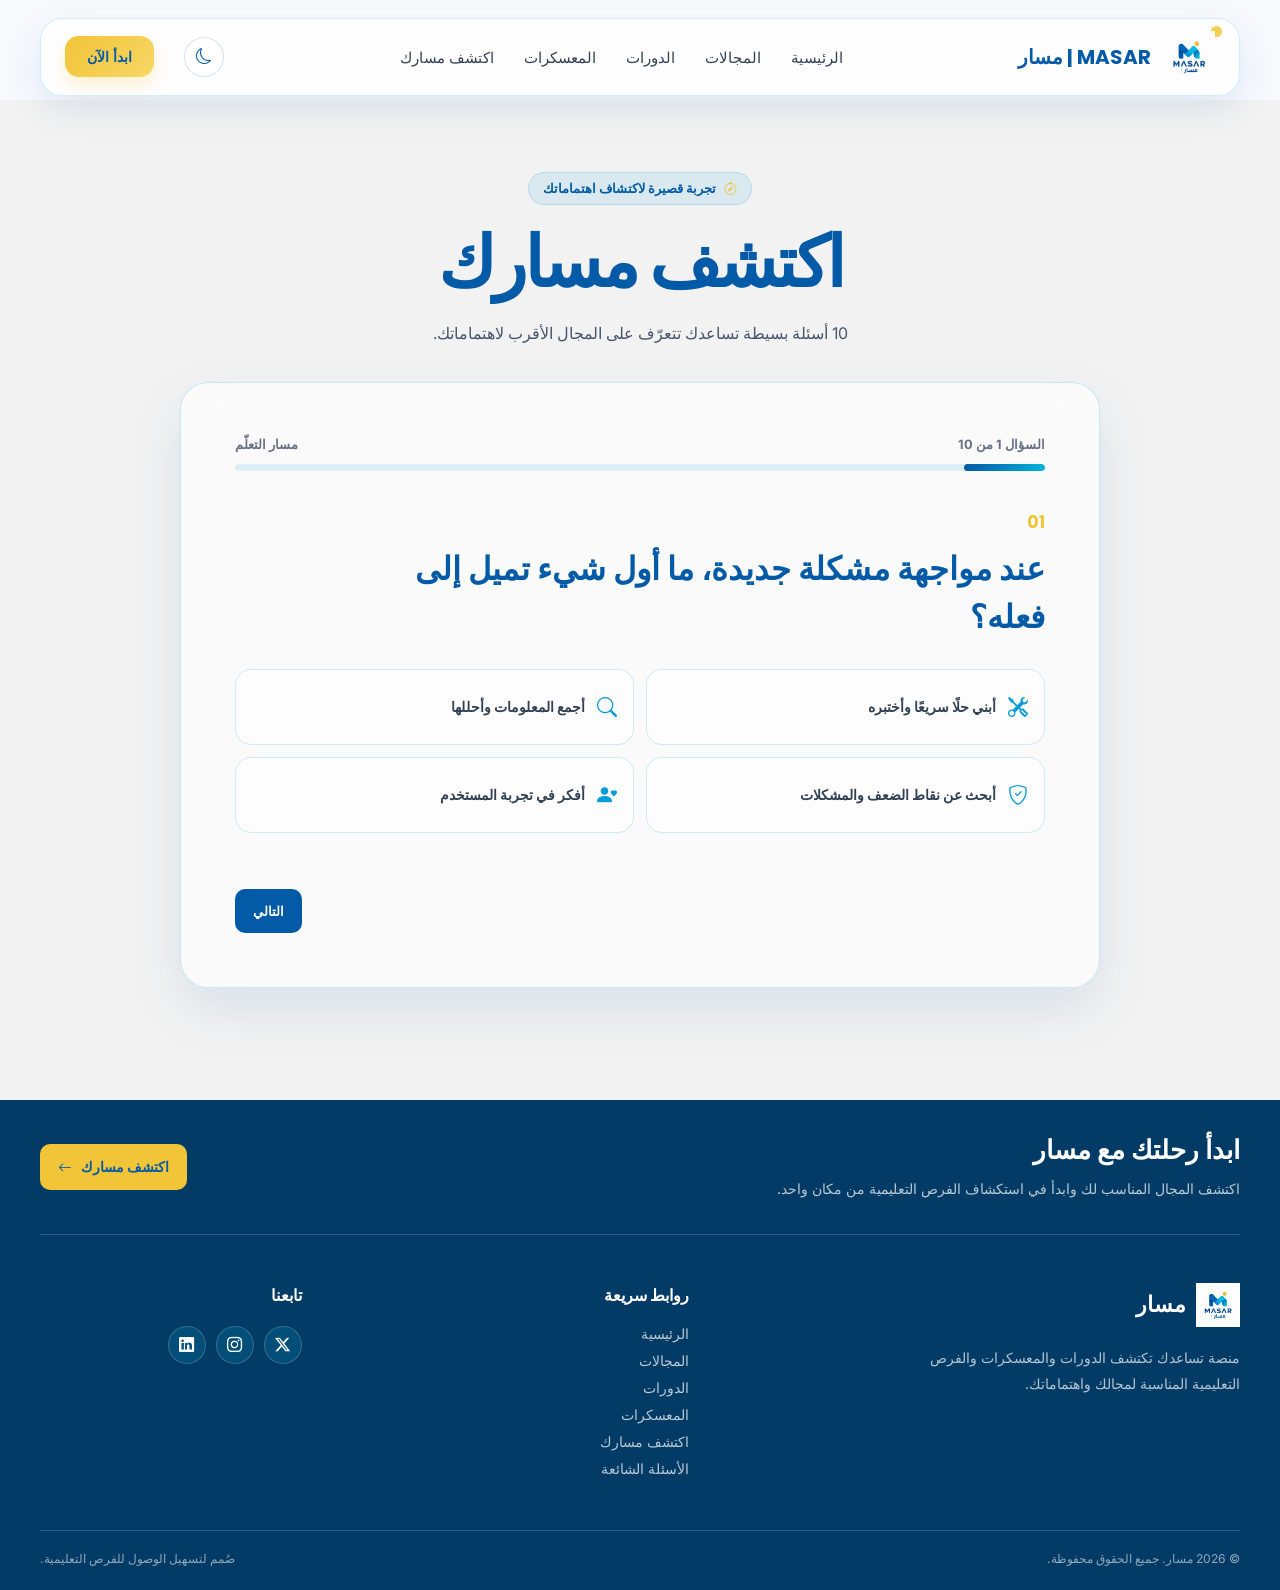
<file: discover.html>
<!DOCTYPE html>
<html lang="ar" dir="rtl">
<head>
    <meta charset="UTF-8">
    <meta name="viewport" content="width=device-width, initial-scale=1.0">
    <title>اكتشف مسارك | مسار</title>
    <link rel="stylesheet" href="style.css">
    <link rel="stylesheet" href="https://cdn.jsdelivr.net/npm/bootstrap-icons@1.13.1/font/bootstrap-icons.min.css">
</head>
<body>
    <header class="site-header">
        <nav class="navbar">
            <a class="navbar-brand" href="index.html"><img class="navbar-logo" src="images/logo.png" alt="شعار مسار"><span class="navbar-title">MASAR | مسار</span></a>
            <ul class="navbar-menu">
                <li class="navbar-item"><a class="navbar-link" href="index.html">الرئيسية</a></li>
                <li class="navbar-item"><a class="navbar-link" href="fields.html">المجالات</a></li>
                <li class="navbar-item"><a class="navbar-link" href="courses.html">الدورات</a></li>
                <li class="navbar-item"><a class="navbar-link" href="bootcamps.html">المعسكرات</a></li>
                <li class="navbar-item"><a class="navbar-link" href="discover.html" aria-current="page">اكتشف مسارك</a></li>
            </ul>
            <button class="navbar-theme-toggle" type="button" aria-label="تفعيل الوضع الداكن"><i class="bi bi-moon" aria-hidden="true"></i></button>
            <button class="navbar-menu-toggle" type="button" aria-label="فتح قائمة التنقل" aria-expanded="false"><i class="bi bi-list" aria-hidden="true"></i></button>
            <div class="navbar-start-actions">
                <a class="navbar-cta" href="#" role="button" aria-expanded="false" aria-controls="quick-start-menu">ابدأ الآن</a>
                <div class="quick-start-menu" id="quick-start-menu" hidden>
                    <h2>وش حاب تبدأ فيه؟</h2>
                    <a href="courses.html"><i class="bi bi-book"></i><span><strong>استكشف الدورات</strong><small>تصفح الدورات حسب المجال</small></span></a>
                    <a href="bootcamps.html"><i class="bi bi-rocket"></i><span><strong>استكشف المعسكرات</strong><small>اكتشف برامج تدريبية مكثفة</small></span></a>
                    <a href="discover.html"><i class="bi bi-compass"></i><span><strong>اكتشف مسارك</strong><small>جاوب على 10 أسئلة واعرف المجال الأقرب لك</small></span></a>
                </div>
            </div>
        </nav>
    </header>

    <main class="discover-page">
        <section class="discover-shell" aria-labelledby="discover-title">
            <div class="discover-intro">
                <p class="discover-badge"><i class="bi bi-compass"></i> تجربة قصيرة لاكتشاف اهتماماتك</p>
                <h1 id="discover-title">اكتشف مسارك</h1>
                <p>10 أسئلة بسيطة تساعدك تتعرّف على المجال الأقرب لاهتماماتك.</p>
            </div>

            <div class="discover-quiz" id="discover-quiz">
                <div class="discover-progress-header"><span id="discover-progress-label">السؤال 1 من 10</span><span>مسار التعلّم</span></div>
                <div class="discover-progress-track"><span id="discover-progress-bar"></span></div>

                <div class="discover-questions">
                    <section class="discover-question active" data-question="0">
                        <p class="discover-question-number">01</p><h2>عند مواجهة مشكلة جديدة، ما أول شيء تميل إلى فعله؟</h2>
                        <div class="discover-answers">
                            <button class="discover-answer" type="button" data-scores='{"web":2,"mobile":1}'><i class="bi bi-tools"></i><span>أبني حلًا سريعًا وأختبره</span></button>
                            <button class="discover-answer" type="button" data-scores='{"data":2,"ai":1}'><i class="bi bi-search"></i><span>أجمع المعلومات وأحللها</span></button>
                            <button class="discover-answer" type="button" data-scores='{"cyber":2,"data":1}'><i class="bi bi-shield-check"></i><span>أبحث عن نقاط الضعف والمشكلات</span></button>
                            <button class="discover-answer" type="button" data-scores='{"uiux":2,"mobile":1}'><i class="bi bi-person-heart"></i><span>أفكر في تجربة المستخدم</span></button>
                        </div>
                    </section>
                    <section class="discover-question" data-question="1">
                        <p class="discover-question-number">02</p><h2>أي نوع من المشاريع يبدو أكثر إثارة للاهتمام؟</h2>
                        <div class="discover-answers">
                            <button class="discover-answer" type="button" data-scores='{"web":2,"uiux":1}'><i class="bi bi-window"></i><span>بناء موقع تفاعلي</span></button>
                            <button class="discover-answer" type="button" data-scores='{"ai":2,"data":1}'><i class="bi bi-cpu"></i><span>إنشاء نظام ذكي</span></button>
                            <button class="discover-answer" type="button" data-scores='{"cyber":2,"web":1}'><i class="bi bi-incognito"></i><span>التحقيق في مشكلة أمنية</span></button>
                            <button class="discover-answer" type="button" data-scores='{"uiux":2,"mobile":1}'><i class="bi bi-palette"></i><span>تصميم تجربة رقمية</span></button>
                        </div>
                    </section>
                    <section class="discover-question" data-question="2">
                        <p class="discover-question-number">03</p><h2>ما نوع التفاصيل التي تلفت الانتباه أكثر؟</h2>
                        <div class="discover-answers">
                            <button class="discover-answer" type="button" data-scores='{"web":2,"mobile":1}'><i class="bi bi-gear"></i><span>كيف تعمل الأشياء تقنيًا</span></button>
                            <button class="discover-answer" type="button" data-scores='{"data":2,"ai":1}'><i class="bi bi-graph-up"></i><span>الأنماط في الأرقام والبيانات</span></button>
                            <button class="discover-answer" type="button" data-scores='{"uiux":2,"web":1}'><i class="bi bi-eye"></i><span>التفاصيل البصرية وسهولة الاستخدام</span></button>
                            <button class="discover-answer" type="button" data-scores='{"cyber":2,"ai":1}'><i class="bi bi-exclamation-diamond"></i><span>السلوك غير المعتاد والثغرات</span></button>
                        </div>
                    </section>
                    <section class="discover-question" data-question="3">
                        <p class="discover-question-number">04</p><h2>إذا كانت هناك مجموعة كبيرة من المعلومات، ما المهمة الأكثر جاذبية؟</h2>
                        <div class="discover-answers">
                            <button class="discover-answer" type="button" data-scores='{"data":2,"ai":1}'><i class="bi bi-table"></i><span>تنظيم البيانات وتحليلها</span></button>
                            <button class="discover-answer" type="button" data-scores='{"ai":2,"data":1}'><i class="bi bi-lightbulb"></i><span>إنشاء تنبؤ ذكي</span></button>
                            <button class="discover-answer" type="button" data-scores='{"uiux":2,"web":1}'><i class="bi bi-layout-text-window"></i><span>عرضها من خلال واجهة واضحة</span></button>
                            <button class="discover-answer" type="button" data-scores='{"web":2,"mobile":1}'><i class="bi bi-diagram-3"></i><span>بناء نظام يعالج المعلومات</span></button>
                        </div>
                    </section>
                    <section class="discover-question" data-question="4">
                        <p class="discover-question-number">05</p><h2>عند استخدام تطبيق جديد، ما الجانب الذي يثير الفضول أكثر؟</h2>
                        <div class="discover-answers">
                            <button class="discover-answer" type="button" data-scores='{"uiux":2,"data":1}'><i class="bi bi-magic"></i><span>كيف صُممت الواجهة</span></button>
                            <button class="discover-answer" type="button" data-scores='{"web":2,"mobile":1}'><i class="bi bi-code"></i><span>كيف تمت برمجة التطبيق</span></button>
                            <button class="discover-answer" type="button" data-scores='{"cyber":2,"web":1}'><i class="bi bi-lock"></i><span>كيف تُحمى معلومات المستخدم</span></button>
                            <button class="discover-answer" type="button" data-scores='{"mobile":2,"uiux":1}'><i class="bi bi-phone"></i><span>كيف تعمل التجربة على الجوال</span></button>
                        </div>
                    </section>
                    <section class="discover-question" data-question="5">
                        <p class="discover-question-number">06</p><h2>أي إنجاز يعطي شعورًا أكبر بالرضا؟</h2>
                        <div class="discover-answers">
                            <button class="discover-answer" type="button" data-scores='{"web":2,"uiux":1}'><i class="bi bi-browser-chrome"></i><span>رؤية موقع يعمل أمامك</span></button>
                            <button class="discover-answer" type="button" data-scores='{"cyber":2,"data":1}'><i class="bi bi-bug"></i><span>اكتشاف مشكلة أمنية مخفية</span></button>
                            <button class="discover-answer" type="button" data-scores='{"data":2,"ai":1}'><i class="bi bi-bar-chart-line"></i><span>العثور على نمط مهم في البيانات</span></button>
                            <button class="discover-answer" type="button" data-scores='{"mobile":2,"web":1}'><i class="bi bi-app"></i><span>تحويل فكرة إلى تطبيق جوال مفيد</span></button>
                        </div>
                    </section>
                    <section class="discover-question" data-question="6">
                        <p class="discover-question-number">07</p><h2>أي بيئة عمل تبدو أكثر متعة؟</h2>
                        <div class="discover-answers">
                            <button class="discover-answer" type="button" data-scores='{"web":2,"mobile":1}'><i class="bi bi-terminal"></i><span>مساحة لبناء حلول وتجربتها</span></button>
                            <button class="discover-answer" type="button" data-scores='{"ai":2,"data":1}'><i class="bi bi-beaker"></i><span>مختبر للتجربة واكتشاف الجديد</span></button>
                            <button class="discover-answer" type="button" data-scores='{"cyber":2,"web":1}'><i class="bi bi-radar"></i><span>غرفة تحقيق ومراقبة</span></button>
                            <button class="discover-answer" type="button" data-scores='{"uiux":2,"data":1}'><i class="bi bi-people"></i><span>فريق يفهم الناس ويصمم لهم</span></button>
                        </div>
                    </section>
                    <section class="discover-question" data-question="7">
                        <p class="discover-question-number">08</p><h2>لو كان لديك مشروع شخصي لمدة أسبوع، ماذا تفضل أن تكون نتيجته؟</h2>
                        <div class="discover-answers">
                            <button class="discover-answer" type="button" data-scores='{"web":2,"uiux":1}'><i class="bi bi-window-stack"></i><span>موقع تفاعلي</span></button>
                            <button class="discover-answer" type="button" data-scores='{"ai":2,"mobile":1}'><i class="bi bi-robot"></i><span>مساعد ذكي</span></button>
                            <button class="discover-answer" type="button" data-scores='{"data":2,"ai":1}'><i class="bi bi-pie-chart"></i><span>لوحة بيانات</span></button>
                            <button class="discover-answer" type="button" data-scores='{"mobile":2,"web":1}'><i class="bi bi-phone-landscape"></i><span>تطبيق جوال</span></button>
                        </div>
                    </section>
                    <section class="discover-question" data-question="8">
                        <p class="discover-question-number">09</p><h2>أي مهارة يبدو تعلمها أكثر إثارة؟</h2>
                        <div class="discover-answers">
                            <button class="discover-answer" type="button" data-scores='{"web":2,"uiux":1}'><i class="bi bi-braces"></i><span>بناء الواجهات والأنظمة</span></button>
                            <button class="discover-answer" type="button" data-scores='{"ai":2,"data":1}'><i class="bi bi-graph-up-arrow"></i><span>تدريب النماذج الذكية</span></button>
                            <button class="discover-answer" type="button" data-scores='{"cyber":2,"web":1}'><i class="bi bi-shield-lock"></i><span>حماية الأنظمة</span></button>
                            <button class="discover-answer" type="button" data-scores='{"uiux":1,"data":2}'><i class="bi bi-person-lines-fill"></i><span>فهم المستخدمين والبيانات</span></button>
                        </div>
                    </section>
                    <section class="discover-question" data-question="9">
                        <p class="discover-question-number">10</p><h2>أي وصف أقرب لطريقة التفكير؟</h2>
                        <div class="discover-answers">
                            <button class="discover-answer" type="button" data-scores='{"uiux":2,"mobile":1}'><i class="bi bi-brush"></i><span>إبداعي وبصري</span></button>
                            <button class="discover-answer" type="button" data-scores='{"data":2,"ai":1}'><i class="bi bi-calculator"></i><span>تحليلي ويهتم بالأرقام</span></button>
                            <button class="discover-answer" type="button" data-scores='{"web":2,"mobile":1}'><i class="bi bi-diagram-2"></i><span>منطقي ويحب البناء</span></button>
                            <button class="discover-answer" type="button" data-scores='{"cyber":2,"data":1}'><i class="bi bi-fingerprint"></i><span>استقصائي ودقيق في التفاصيل</span></button>
                        </div>
                    </section>
                </div>

                <p class="discover-message" id="discover-message" role="status"></p>
                <div class="discover-actions"><button class="discover-previous" id="discover-previous" type="button">السابق</button><button class="discover-next" id="discover-next" type="button">التالي</button></div>
            </div>

            <section class="discover-result" id="discover-result" hidden>
                <p class="discover-result-label">مسارك المقترح</p>
                <div class="discover-result-icon" id="discover-result-icon"><i class="bi bi-compass"></i></div>
                <h2 id="discover-result-title"></h2>
                <p id="discover-result-description"></p>
                <div class="discover-result-actions"><a id="discover-courses-link" href="courses.html?category=web">استكشف دورات هذا المجال</a><a id="discover-bootcamps-link" href="bootcamps.html?category=web">استكشف معسكرات هذا المجال</a></div>
                <button class="discover-restart" id="discover-restart" type="button">إعادة الاختبار</button>
            </section>
        </section>
    </main>

    <footer class="site-footer">
        <section class="footer-cta"><div class="footer-cta-content"><h2 class="footer-cta-title">ابدأ رحلتك مع مسار</h2><p class="footer-cta-description">اكتشف المجال المناسب لك وابدأ في استكشاف الفرص التعليمية من مكان واحد.</p></div><a class="footer-cta-button" href="discover.html">اكتشف مسارك <i class="bi bi-arrow-left"></i></a></section>
        <div class="footer-main">
            <div class="footer-brand"><a class="footer-logo" href="index.html"><img src="images/logo.png" alt="شعار مسار"><span>مسار</span></a><p>منصة تساعدك تكتشف الدورات والمعسكرات والفرص التعليمية المناسبة لمجالك واهتماماتك.</p></div>
            <nav class="footer-links" aria-label="روابط سريعة"><h2>روابط سريعة</h2><a href="index.html">الرئيسية</a><a href="fields.html">المجالات</a><a href="courses.html">الدورات</a><a href="bootcamps.html">المعسكرات</a><a href="discover.html">اكتشف مسارك</a><a href="#faq">الأسئلة الشائعة</a></nav>
            <div class="footer-social"><h2>تابعنا</h2><div class="footer-social-links"><a href="#" aria-label="إكس"><i class="bi bi-twitter-x"></i></a><a href="#" aria-label="إنستغرام"><i class="bi bi-instagram"></i></a><a href="#" aria-label="لينكدإن"><i class="bi bi-linkedin"></i></a></div></div>
        </div>
        <div class="footer-bottom"><p>© 2026 مسار. جميع الحقوق محفوظة.</p><span>صُمم لتسهيل الوصول للفرص التعليمية.</span></div>
    </footer>
    <script src="script.js"></script>
</body>
</html>
</file>
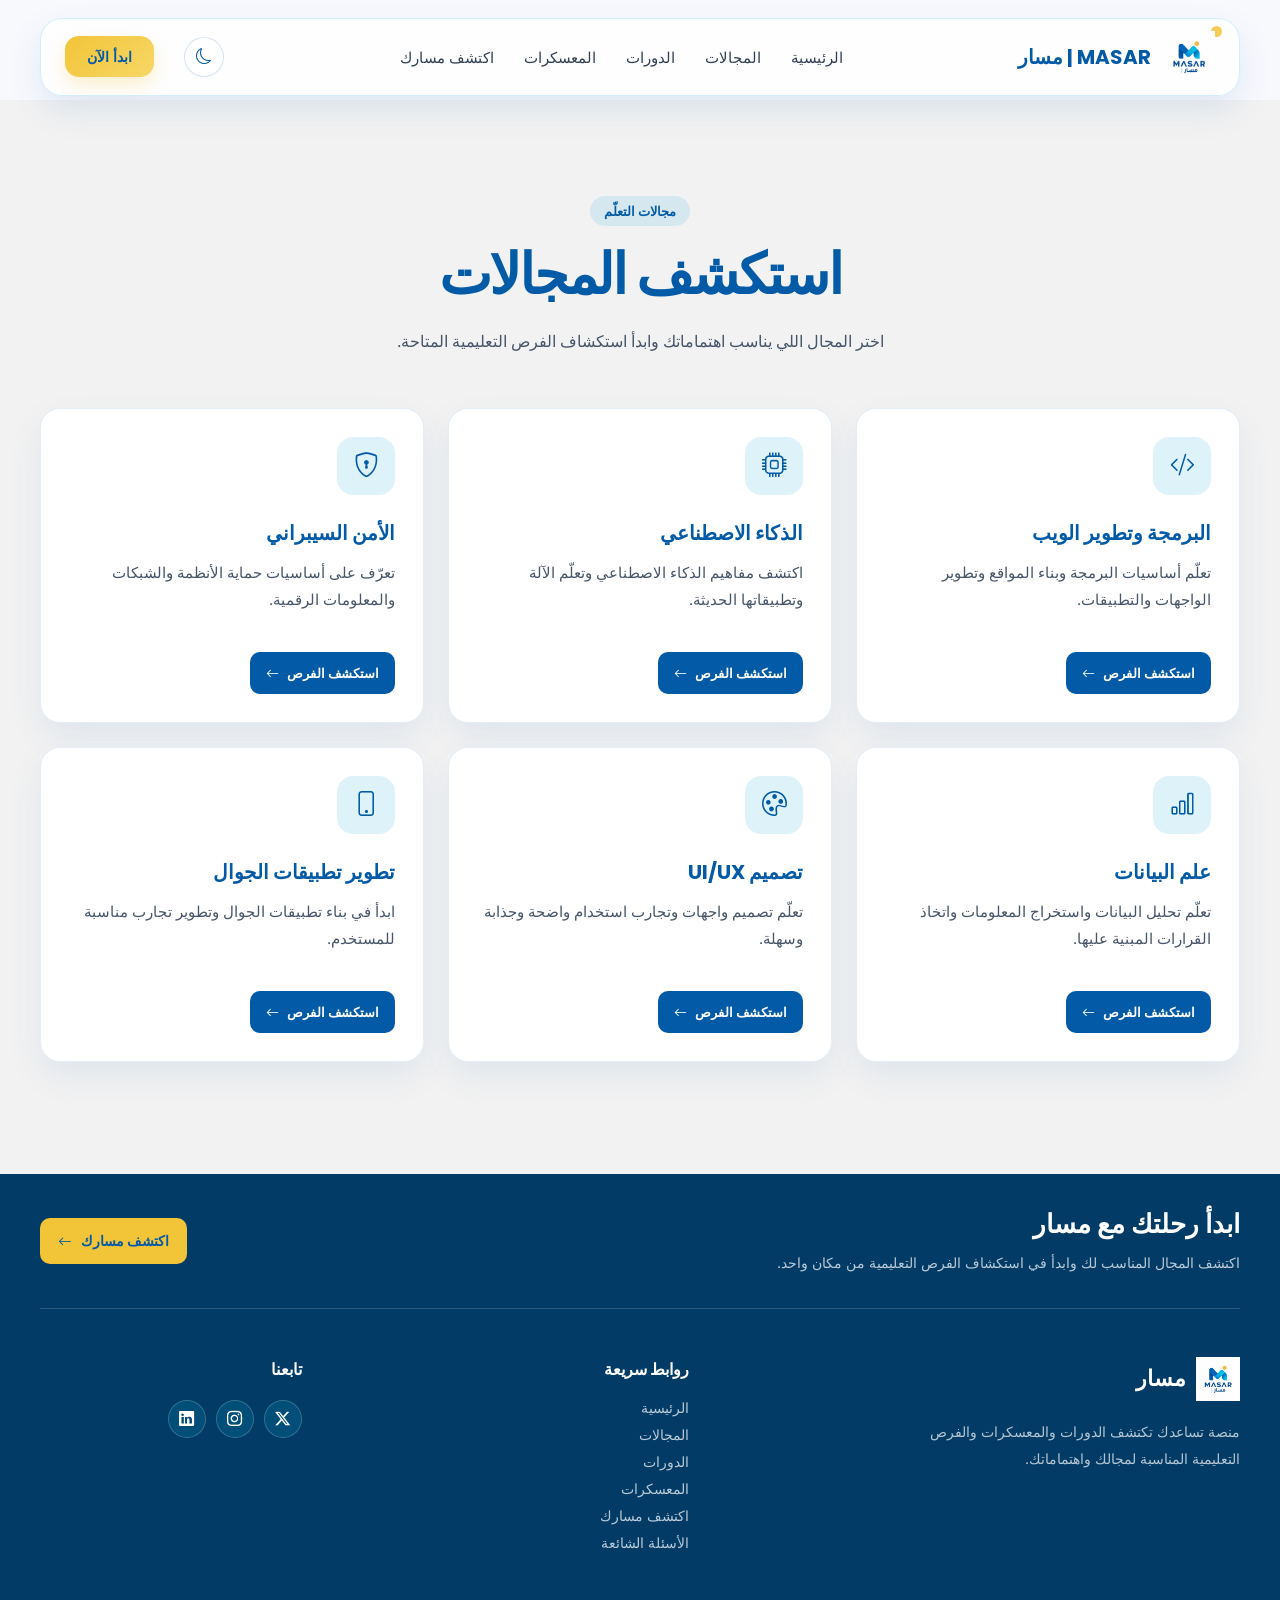
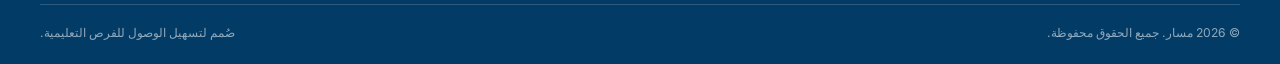
<file: fields.html>
<!DOCTYPE html>
<html lang="ar" dir="rtl">
<head>
    <meta charset="UTF-8">
    <meta name="viewport" content="width=device-width, initial-scale=1.0">
    <title>المجالات | مسار</title>
    <link rel="stylesheet" href="style.css">
    <link rel="stylesheet" href="https://cdn.jsdelivr.net/npm/bootstrap-icons@1.13.1/font/bootstrap-icons.min.css">
</head>
<body>
    <!-- رأس الموقع وشريط التنقل الرئيسي -->
    <header class="site-header">
        <nav class="navbar">
            <!-- هوية الموقع -->
            <a class="navbar-brand" href="index.html">
                <img class="navbar-logo" src="images/logo.png" alt="شعار مسار">
                <span class="navbar-title">MASAR | مسار</span>
            </a>

            <!-- روابط التنقل -->
            <ul class="navbar-menu">
                <li class="navbar-item">
                    <a class="navbar-link" href="index.html">الرئيسية</a>
                </li>
                <li class="navbar-item">
                    <a class="navbar-link" href="fields.html">المجالات</a>
                </li>
                <li class="navbar-item">
                    <a class="navbar-link" href="courses.html">الدورات</a>
                </li>
                <li class="navbar-item">
                    <a class="navbar-link" href="bootcamps.html">المعسكرات</a>
                </li>
                <li class="navbar-item">
                    <a class="navbar-link" href="discover.html">اكتشف مسارك</a>
                </li>
            </ul>

            <!-- زر الوضع الداكن -->
            <button class="navbar-theme-toggle" type="button" aria-label="تفعيل الوضع الداكن">
                <i class="bi bi-moon" aria-hidden="true"></i>
            </button>

            <!-- زر قائمة التنقل للجوال -->
            <button class="navbar-menu-toggle" type="button" aria-label="فتح قائمة التنقل" aria-expanded="false">
                <i class="bi bi-list" aria-hidden="true"></i>
            </button>

            <!-- زر الدعوة إلى الإجراء -->
            <div class="navbar-start-actions">
                <a class="navbar-cta" href="#" role="button" aria-expanded="false" aria-controls="quick-start-menu">ابدأ الآن</a>
                <div class="quick-start-menu" id="quick-start-menu" hidden>
                    <h2>وش حاب تبدأ فيه؟</h2>
                    <a href="courses.html"><i class="bi bi-book"></i><span><strong>استكشف الدورات</strong><small>تصفح الدورات حسب المجال</small></span></a>
                    <a href="bootcamps.html"><i class="bi bi-rocket"></i><span><strong>استكشف المعسكرات</strong><small>اكتشف برامج تدريبية مكثفة</small></span></a>
                    <a href="discover.html"><i class="bi bi-compass"></i><span><strong>اكتشف مسارك</strong><small>جاوب على 10 أسئلة واعرف المجال الأقرب لك</small></span></a>
                </div>
            </div>
        </nav>
    </header>

    <main class="fields-page">
        <section class="fields-section" aria-labelledby="fields-title">
            <div class="fields-container">
                <header class="fields-header">
                    <p class="fields-label">مجالات التعلّم</p>
                    <h1 id="fields-title">استكشف المجالات</h1>
                    <p>اختر المجال اللي يناسب اهتماماتك وابدأ استكشاف الفرص التعليمية المتاحة.</p>
                </header>

                <div class="fields-grid">
                    <article class="field-card">
                        <div class="field-icon"><i class="bi bi-code-slash"></i></div>
                        <h2>البرمجة وتطوير الويب</h2>
                        <p>تعلّم أساسيات البرمجة وبناء المواقع وتطوير الواجهات والتطبيقات.</p>
                        <a class="field-link" href="#">استكشف الفرص <i class="bi bi-arrow-left"></i></a>
                    </article>

                    <article class="field-card">
                        <div class="field-icon"><i class="bi bi-cpu"></i></div>
                        <h2>الذكاء الاصطناعي</h2>
                        <p>اكتشف مفاهيم الذكاء الاصطناعي وتعلّم الآلة وتطبيقاتها الحديثة.</p>
                        <a class="field-link" href="#">استكشف الفرص <i class="bi bi-arrow-left"></i></a>
                    </article>

                    <article class="field-card">
                        <div class="field-icon"><i class="bi bi-shield-lock"></i></div>
                        <h2>الأمن السيبراني</h2>
                        <p>تعرّف على أساسيات حماية الأنظمة والشبكات والمعلومات الرقمية.</p>
                        <a class="field-link" href="#">استكشف الفرص <i class="bi bi-arrow-left"></i></a>
                    </article>

                    <article class="field-card">
                        <div class="field-icon"><i class="bi bi-bar-chart"></i></div>
                        <h2>علم البيانات</h2>
                        <p>تعلّم تحليل البيانات واستخراج المعلومات واتخاذ القرارات المبنية عليها.</p>
                        <a class="field-link" href="#">استكشف الفرص <i class="bi bi-arrow-left"></i></a>
                    </article>

                    <article class="field-card">
                        <div class="field-icon"><i class="bi bi-palette"></i></div>
                        <h2>تصميم UI/UX</h2>
                        <p>تعلّم تصميم واجهات وتجارب استخدام واضحة وجذابة وسهلة.</p>
                        <a class="field-link" href="#">استكشف الفرص <i class="bi bi-arrow-left"></i></a>
                    </article>

                    <article class="field-card">
                        <div class="field-icon"><i class="bi bi-phone"></i></div>
                        <h2>تطوير تطبيقات الجوال</h2>
                        <p>ابدأ في بناء تطبيقات الجوال وتطوير تجارب مناسبة للمستخدم.</p>
                        <a class="field-link" href="#">استكشف الفرص <i class="bi bi-arrow-left"></i></a>
                    </article>
                </div>
            </div>
        </section>
    </main>

    <footer class="site-footer">
        <section class="footer-cta">
            <div class="footer-cta-content">
                <h2 class="footer-cta-title">ابدأ رحلتك مع مسار</h2>
                <p class="footer-cta-description">اكتشف المجال المناسب لك وابدأ في استكشاف الفرص التعليمية من مكان واحد.</p>
            </div>
            <a class="footer-cta-button" href="discover.html">اكتشف مسارك <i class="bi bi-arrow-left"></i></a>
        </section>

        <div class="footer-main">
            <div class="footer-brand">
                <a class="footer-logo" href="#">
                    <img src="images/logo.png" alt="شعار مسار">
                    <span>مسار</span>
                </a>
                <p>منصة تساعدك تكتشف الدورات والمعسكرات والفرص التعليمية المناسبة لمجالك واهتماماتك.</p>
            </div>

            <nav class="footer-links" aria-label="روابط سريعة">
                <h2>روابط سريعة</h2>
                <a href="#">الرئيسية</a>
                <a href="#fields">المجالات</a>
                <a href="#opportunities-title">الدورات</a>
                <a href="bootcamps.html">المعسكرات</a>
                <a href="discover.html">اكتشف مسارك</a>
                <a href="#faq">الأسئلة الشائعة</a>
            </nav>

            <div class="footer-social">
                <h2>تابعنا</h2>
                <div class="footer-social-links">
                    <a href="#" aria-label="إكس"><i class="bi bi-twitter-x"></i></a>
                    <a href="#" aria-label="إنستغرام"><i class="bi bi-instagram"></i></a>
                    <a href="#" aria-label="لينكدإن"><i class="bi bi-linkedin"></i></a>
                </div>
            </div>
        </div>

        <div class="footer-bottom">
            <p>© 2026 مسار. جميع الحقوق محفوظة.</p>
            <span>صُمم لتسهيل الوصول للفرص التعليمية.</span>
        </div>
    </footer>

    <script src="script.js"></script>
</body>
</html>
</file>
<file: style.css>
@import url('https://fonts.googleapis.com/css2?family=Inter:wght@400;500;600;700&family=Poppins:wght@600;700&display=swap');

/* Base reset */
:root {
    --navy: #172554;
    --muted: #667085;
    --blue: #4169d8;
    --line: #e6e9f2;
    --white: #ffffff;
    --background: #f8f9fd;
}

* {
    box-sizing: border-box;
}

html {
    direction: rtl;
}

body {
    margin: 0;
    color: var(--navy);
    background: var(--background);
    font-family: "Avenir Next", "Segoe UI", sans-serif;
}

/* Floating glass navbar */
.site-header {
    position: relative;
    z-index: 1000;
    padding: 18px 0 4px;
}

.navbar {
    position: relative;
    z-index: 1001;
    display: flex;
    width: min(1200px, calc(100% - 40px));
    min-height: 76px;
    align-items: center;
    justify-content: space-between;
    gap: 30px;
    margin: 0 auto;
    padding: 12px 24px;
    border: 1px solid rgba(4, 178, 217, 0.18);
    border-radius: 22px;
    background: rgba(255, 255, 255, 0.78);
    box-shadow: 0 14px 34px rgba(3, 90, 166, 0.1);
    -webkit-backdrop-filter: blur(16px);
    backdrop-filter: blur(16px);
}

/* Brand area */
.navbar-brand {
    position: relative;
    display: inline-flex;
    flex-shrink: 0;
    align-items: center;
    gap: 12px;
    color: #035aa6;
    text-decoration: none;
}

.navbar-brand::before {
    position: absolute;
    z-index: -1;
    top: -5px;
    right: -7px;
    width: 11px;
    height: 11px;
    border-radius: 50%;
    content: "";
    background: #f2c438;
    opacity: 0.85;
}

.navbar-logo {
    width: auto;
    height: 52px;
    object-fit: contain;
}

.navbar-title {
    font-family: "Poppins", sans-serif;
    font-size: 1.25rem;
    font-weight: 700;
}

/* Centered navigation links */
.navbar-menu {
    display: flex;
    flex: 1;
    align-items: center;
    justify-content: center;
    gap: 30px;
    margin: 0;
    padding: 0;
    list-style: none;
}

.navbar-item {
    margin: 0;
}

.navbar-link {
    position: relative;
    display: inline-block;
    padding: 9px 0;
    color: #334155;
    font-family: "Inter", sans-serif;
    font-size: 0.95rem;
    font-weight: 500;
    text-decoration: none;
    transition: color 0.3s ease;
}

.navbar-link::after {
    position: absolute;
    right: 0;
    bottom: 0;
    left: 0;
    height: 2px;
    content: "";
    border-radius: 999px;
    background: #04b2d9;
    transform: scaleX(0);
    transform-origin: center;
    transition: transform 0.3s ease;
}

.navbar-link:hover,
.navbar-link:focus-visible {
    color: #035aa6;
}

.navbar-link:hover::after,
.navbar-link:focus-visible::after {
    transform: scaleX(1);
}

/* Primary call-to-action */
.navbar-cta {
    flex-shrink: 0;
    padding: 12px 22px;
    border-radius: 14px;
    color: #035aa6;
    background: linear-gradient(135deg, #f2c438 0%, #f7d766 100%);
    font-family: "Inter", sans-serif;
    font-size: 0.9rem;
    font-weight: 600;
    text-decoration: none;
    box-shadow: 0 8px 18px rgba(242, 196, 56, 0.25);
    transition: box-shadow 0.3s ease, transform 0.3s ease;
}

.navbar-cta:hover,
.navbar-cta:focus-visible {
    transform: translateY(-2px);
    box-shadow: 0 12px 24px rgba(242, 196, 56, 0.35);
}

.navbar-start-actions {
    position: relative;
    flex-shrink: 0;
}

.quick-start-menu {
    position: absolute;
    z-index: 2000;
    top: calc(100% + 12px);
    left: 0;
    width: 300px;
    padding: 14px;
    border: 1px solid rgba(4, 157, 217, 0.28);
    border-radius: 18px;
    background: rgba(255, 255, 255, 0.86);
    box-shadow: 0 18px 42px rgba(3, 90, 166, 0.16);
    -webkit-backdrop-filter: blur(18px);
    backdrop-filter: blur(18px);
    opacity: 0;
    transform: translateY(-5px);
    transition: opacity 0.2s ease, transform 0.2s ease;
}

.quick-start-menu[hidden] {
    display: none;
}

.quick-start-menu.is-open {
    opacity: 1;
    transform: translateY(0);
}

.quick-start-menu h2 {
    margin: 2px 8px 10px;
    color: #035aa6;
    font-family: "Poppins", sans-serif;
    font-size: 1rem;
}

.quick-start-menu > a {
    display: flex;
    align-items: center;
    gap: 11px;
    padding: 11px 9px;
    border-radius: 12px;
    color: #035aa6;
    text-decoration: none;
    transition: background 0.2s ease, transform 0.2s ease;
}

.quick-start-menu > a:hover,
.quick-start-menu > a:focus-visible {
    background: rgba(4, 178, 217, 0.1);
    transform: translateX(-2px);
}

.quick-start-menu > a > i {
    display: grid;
    width: 34px;
    height: 34px;
    flex-shrink: 0;
    place-items: center;
    border-radius: 10px;
    color: #ffffff;
    background: #035aa6;
    font-size: 0.95rem;
}

.quick-start-menu > a:nth-of-type(2) > i {
    background: #049dd9;
}

.quick-start-menu > a:nth-of-type(3) > i {
    color: #035aa6;
    background: #f2c438;
}

.quick-start-menu > a span {
    display: flex;
    min-width: 0;
    flex-direction: column;
    gap: 2px;
}

.quick-start-menu strong {
    color: #1e293b;
    font-family: "Inter", sans-serif;
    font-size: 0.8rem;
}

.quick-start-menu small {
    color: #667085;
    font-family: "Inter", sans-serif;
    font-size: 0.68rem;
    line-height: 1.5;
}

/* Responsive navbar */
@media (max-width: 992px) {
    .site-header {
        padding-top: 12px;
    }

    .navbar {
        width: min(100% - 32px, 1200px);
        gap: 18px;
        padding: 10px 16px;
        border-radius: 18px;
    }

    .navbar-logo {
        height: 48px;
    }

    .navbar-title {
        font-size: 1.15rem;
    }

    .navbar-menu {
        gap: 16px;
    }

    .navbar-link {
        font-size: 0.88rem;
    }

    .navbar-cta {
        padding: 10px 18px;
    }
}

@media (max-width: 768px) {
    .navbar {
        width: calc(100% - 24px);
        gap: 12px;
        padding: 8px 12px;
        flex-wrap: wrap;
    }

    .navbar-menu {
        display: none;
    }

    .navbar.menu-open .navbar-menu {
        display: flex;
        flex-basis: 100%;
        flex-direction: column;
        gap: 0;
        align-items: stretch;
        justify-content: flex-start;
        margin-top: 6px;
        padding-top: 6px;
        border-top: 1px solid rgba(4, 178, 217, 0.18);
    }

    .navbar.menu-open .navbar-item {
        width: 100%;
    }

    .navbar.menu-open .navbar-link {
        display: block;
        width: 100%;
        padding: 11px 8px;
        text-align: right;
    }

    .navbar-logo {
        height: 44px;
    }

    .navbar-title {
        font-size: 1.05rem;
    }

    .navbar-cta {
        padding: 9px 14px;
        font-size: 0.82rem;
    }
}

/* Main section layout */
.projects-section {
    width: min(1120px, calc(100% - 40px));
    margin: 0 auto;
    padding: 88px 0 96px;
}

.section-heading {
    max-width: 650px;
    margin-bottom: 42px;
}

.eyebrow,
.project-type {
    margin: 0 0 12px;
    color: var(--blue);
    font-size: 0.72rem;
    font-weight: 700;
    letter-spacing: 0.13em;
    text-transform: uppercase;
}

h1,
h2,
p {
    margin-top: 0;
}

h1 {
    margin-bottom: 16px;
    font-size: clamp(2.4rem, 5vw, 4.3rem);
    letter-spacing: -0.04em;
    line-height: 1;
}

.intro {
    max-width: 570px;
    margin-bottom: 0;
    color: var(--muted);
    font-size: 1.05rem;
    line-height: 1.7;
}

.project-grid {
    display: grid;
    grid-template-columns: repeat(3, 1fr);
    gap: 20px;
}

/* Individual project cards */
.project-card {
    display: flex;
    min-height: 370px;
    flex-direction: column;
    padding: 26px;
    border: 1px solid var(--line);
    border-radius: 18px;
    background: var(--white);
    box-shadow: 0 12px 32px rgba(38, 52, 99, 0.06);
    transition: transform 180ms ease, box-shadow 180ms ease;
}

.project-card:hover {
    transform: translateY(-4px);
    box-shadow: 0 18px 38px rgba(38, 52, 99, 0.11);
}

.project-icon {
    display: grid;
    width: 48px;
    height: 48px;
    margin-bottom: 28px;
    place-items: center;
    border-radius: 14px;
    font-size: 1.25rem;
    font-weight: 700;
}

.icon-lilac { color: #6346a5; background: #eee9fb; }
.icon-blue { color: #3159ba; background: #e6efff; }
.icon-peach { color: #ad5a48; background: #fff0e9; }
.icon-mint { color: #237b74; background: #e3f6f0; }

.project-type {
    margin-bottom: 9px;
    font-size: 0.67rem;
}

.project-card h2 {
    margin-bottom: 12px;
    font-size: 1.3rem;
    letter-spacing: -0.02em;
}

.project-description {
    margin-bottom: 22px;
    color: var(--muted);
    font-size: 0.91rem;
    line-height: 1.65;
}

.tags {
    display: flex;
    flex-wrap: wrap;
    gap: 7px;
    margin-top: auto;
    margin-bottom: 25px;
}

.tags span {
    padding: 6px 10px;
    border-radius: 999px;
    color: #536078;
    background: #f3f5fa;
    font-size: 0.7rem;
    font-weight: 600;
}

.project-links {
    display: flex;
    align-items: center;
    gap: 10px;
}

.button {
    display: inline-flex;
    align-items: center;
    justify-content: center;
    min-height: 36px;
    padding: 0 13px;
    border: 1px solid transparent;
    border-radius: 8px;
    font-size: 0.76rem;
    font-weight: 700;
    text-decoration: none;
}

.button-primary {
    color: var(--white);
    background: var(--navy);
}

.button-primary:hover { background: var(--blue); }

.button-secondary {
    border-color: var(--line);
    color: var(--navy);
    background: var(--white);
}

.button-secondary:hover { border-color: #b9c4e7; }

/* Stack cards on smaller screens */
@media (max-width: 850px) {
    .project-grid { grid-template-columns: repeat(2, 1fr); }
}

@media (max-width: 560px) {
    .projects-section {
        width: min(100% - 28px, 430px);
        padding: 58px 0 68px;
    }

    .section-heading { margin-bottom: 30px; }
    .project-grid { grid-template-columns: 1fr; }
    .project-card { min-height: 350px; }
}

/* Hero section */
.hero {
    position: relative;
    overflow: hidden;
    padding: 112px 20px 124px;
    background: #f2f2f2;
    isolation: isolate;
}

.hero::before,
.hero::after {
    position: absolute;
    z-index: -1;
    border-radius: 42% 58% 64% 36% / 48% 38% 62% 52%;
    content: "";
    transform: rotate(-18deg);
}

.hero::before {
    top: -130px;
    left: -90px;
    width: 390px;
    height: 290px;
    background: rgba(4, 178, 217, 0.12);
}

.hero::after {
    right: -120px;
    bottom: -180px;
    width: 430px;
    height: 330px;
    background: rgba(4, 157, 217, 0.1);
}

.hero-container {
    display: grid;
    width: min(1200px, 100%);
    min-height: 470px;
    align-items: center;
    grid-template-columns: repeat(2, minmax(0, 1fr));
    gap: clamp(48px, 8vw, 120px);
    margin: 0 auto;
}

.hero-content {
    position: relative;
    z-index: 1;
}

.hero-title {
    margin-bottom: 24px;
    color: #035aa6;
    font-family: "Poppins", sans-serif;
    font-size: clamp(2.4rem, 5vw, 4.5rem);
    font-weight: 700;
    letter-spacing: 0;
    line-height: 1.2;
}

.hero-description {
    max-width: 560px;
    margin-bottom: 34px;
    color: #475569;
    font-family: "Inter", sans-serif;
    font-size: 1.08rem;
    line-height: 1.9;
}

.hero-actions {
    display: flex;
    flex-wrap: wrap;
    align-items: center;
    gap: 14px;
}

.hero-primary,
.hero-secondary {
    display: inline-flex;
    min-height: 52px;
    align-items: center;
    justify-content: center;
    padding: 12px 25px;
    border-radius: 12px;
    font-family: "Inter", sans-serif;
    font-size: 0.95rem;
    font-weight: 700;
    text-decoration: none;
    transition: box-shadow 0.25s ease, transform 0.25s ease;
}

.hero-primary {
    color: #ffffff;
    background: #035aa6;
    box-shadow: 0 10px 22px rgba(3, 90, 166, 0.2);
}

.hero-secondary {
    color: #035aa6;
    background: #f2c438;
}

.hero-primary:hover,
.hero-primary:focus-visible,
.hero-secondary:hover,
.hero-secondary:focus-visible {
    transform: translateY(-3px);
}

.hero-primary:hover,
.hero-primary:focus-visible {
    box-shadow: 0 14px 26px rgba(3, 90, 166, 0.28);
}

.hero-secondary:hover,
.hero-secondary:focus-visible {
    box-shadow: 0 10px 22px rgba(242, 196, 56, 0.3);
}

.hero-image {
    position: relative;
    z-index: 1;
}

.hero-image::before {
    position: absolute;
    z-index: -1;
    top: -18px;
    right: -18px;
    width: 86px;
    height: 86px;
    border: 12px solid rgba(242, 196, 56, 0.72);
    border-radius: 50%;
    content: "";
}

.hero-image img {
    display: block;
    width: 100%;
    max-height: 500px;
    border-radius: 24px;
    object-fit: cover;
    box-shadow: 0 18px 42px rgba(3, 90, 166, 0.12);
}

@media (max-width: 992px) {
    .hero {
        padding: 88px 20px 96px;
    }

    .hero-container {
        gap: 40px;
    }

    .hero-title {
        font-size: clamp(2.2rem, 5vw, 3.6rem);
    }

    .hero-image img {
        max-height: 420px;
        object-fit: contain;
    }
}

@media (max-width: 768px) {
    .hero {
        padding: 68px 16px 78px;
    }

    .hero-container {
        display: flex;
        min-height: 0;
        flex-direction: column;
        gap: 42px;
        text-align: center;
    }

    .hero-content {
        display: flex;
        align-items: center;
        flex-direction: column;
    }

    .hero-title {
        margin-bottom: 18px;
        font-size: clamp(1.9rem, 9vw, 2.8rem);
    }

    .hero-description {
        max-width: 520px;
        margin-bottom: 28px;
        font-size: 0.95rem;
    }

    .hero-actions {
        justify-content: center;
        gap: 12px;
    }

    .hero-primary,
    .hero-secondary {
        min-height: 48px;
        padding: 10px 20px;
        font-size: 0.88rem;
    }

    .hero-image {
        width: min(100%, 480px);
        margin: 0 auto;
    }

    .hero-image img {
        max-height: none;
        object-fit: contain;
    }
}

@media (max-width: 480px) {
    .hero {
        padding: 56px 14px 66px;
    }

    .hero-container {
        gap: 34px;
    }

    .hero-title {
        font-size: 1.85rem;
    }

    .hero-description {
        font-size: 0.9rem;
    }

    .hero-actions {
        width: 100%;
    }

    .hero-primary,
    .hero-secondary {
        flex: 1 1 auto;
        padding: 10px 16px;
    }
}

/* Features section */
.features {
    position: relative;
    overflow: hidden;
    padding: 108px 20px 120px;
    background: #f2f2f2;
    isolation: isolate;
}

.features::before,
.features::after {
    position: absolute;
    z-index: -1;
    border-radius: 50%;
    content: "";
}

.features::before {
    top: 92px;
    left: -110px;
    width: 240px;
    height: 240px;
    border: 34px solid rgba(4, 178, 217, 0.08);
}

.features::after {
    right: -76px;
    bottom: 74px;
    width: 190px;
    height: 190px;
    background: radial-gradient(circle, rgba(242, 196, 56, 0.15) 0 4px, transparent 5px);
    background-size: 22px 22px;
}

.features-container {
    position: relative;
    width: min(1200px, 100%);
    margin: 0 auto;
}

.features-header {
    max-width: 700px;
    margin: 0 auto 52px;
    text-align: center;
}

.features-label {
    display: inline-block;
    margin-bottom: 14px;
    padding: 7px 14px;
    border-radius: 999px;
    color: #035aa6;
    background: rgba(4, 157, 217, 0.12);
    font-family: "Inter", sans-serif;
    font-size: 0.82rem;
    font-weight: 700;
}

.features-title {
    margin-bottom: 16px;
    color: #035aa6;
    font-family: "Poppins", sans-serif;
    font-size: clamp(2rem, 4vw, 3.25rem);
    font-weight: 700;
    letter-spacing: 0;
    line-height: 1.25;
}

.features-description {
    max-width: 620px;
    margin: 0 auto;
    color: #475569;
    font-family: "Inter", sans-serif;
    font-size: 1rem;
    line-height: 1.9;
}

.features-grid {
    display: grid;
    align-items: stretch;
    grid-template-columns: repeat(3, minmax(0, 1fr));
    gap: 24px;
}

.feature-card {
    position: relative;
    display: flex;
    min-height: 335px;
    flex-direction: column;
    padding: 30px;
    overflow: hidden;
    border: 1px solid rgba(3, 90, 166, 0.1);
    border-radius: 20px;
    background: #ffffff;
    box-shadow: 0 14px 34px rgba(3, 90, 166, 0.08);
    transition: box-shadow 0.28s ease, transform 0.28s ease;
}

.feature-card::after {
    position: absolute;
    right: -34px;
    bottom: -42px;
    width: 130px;
    height: 130px;
    border: 18px solid rgba(4, 178, 217, 0.08);
    border-radius: 50%;
    content: "";
    transition: border-color 0.28s ease;
}

.feature-card-featured {
    transform: translateY(-14px);
    border-color: rgba(242, 196, 56, 0.45);
    background: linear-gradient(145deg, #ffffff 0%, #fffdf3 100%);
}

.feature-card:hover,
.feature-card-featured:hover {
    transform: translateY(-8px);
    box-shadow: 0 22px 42px rgba(3, 90, 166, 0.14);
}

.feature-card-featured:hover {
    transform: translateY(-20px);
}

.feature-card:hover::after {
    border-color: rgba(4, 178, 217, 0.18);
}

.feature-card-top {
    display: flex;
    align-items: flex-start;
    justify-content: space-between;
    margin-bottom: 34px;
}

.feature-number {
    color: #f2c438;
    font-family: "Poppins", sans-serif;
    font-size: 1.1rem;
    font-weight: 700;
}

.feature-card-featured .feature-number {
    color: #035aa6;
}

.feature-icon {
    display: grid;
    width: 58px;
    height: 58px;
    place-items: center;
    border-radius: 16px;
    color: #035aa6;
    background: rgba(4, 157, 217, 0.13);
    font-size: 1.55rem;
    transition: color 0.28s ease, transform 0.28s ease, background 0.28s ease;
}

.feature-card-featured .feature-icon {
    color: #035aa6;
    background: #f2c438;
}

.feature-card:hover .feature-icon {
    color: #ffffff;
    background: #035aa6;
    transform: rotate(-6deg) scale(1.06);
}

.feature-title {
    margin-bottom: 14px;
    color: #035aa6;
    font-family: "Poppins", sans-serif;
    font-size: 1.35rem;
    font-weight: 700;
    line-height: 1.45;
}

.feature-text {
    max-width: 300px;
    margin-bottom: 24px;
    color: #475569;
    font-family: "Inter", sans-serif;
    font-size: 0.95rem;
    line-height: 1.85;
}

.feature-arrow {
    display: grid;
    width: 32px;
    height: 32px;
    margin-top: auto;
    place-items: center;
    border-radius: 50%;
    color: #035aa6;
    background: rgba(4, 178, 217, 0.11);
    font-size: 0.9rem;
    transition: color 0.28s ease, background 0.28s ease, transform 0.28s ease;
}

.feature-card:hover .feature-arrow {
    color: #ffffff;
    background: #04b2d9;
    transform: translate(-3px, -3px);
}

@media (max-width: 992px) {
    .features {
        padding: 88px 20px 96px;
    }

    .features-title {
        font-size: clamp(1.9rem, 4vw, 2.8rem);
    }

    .features-description {
        font-size: 0.95rem;
    }

    .features-grid {
        grid-template-columns: repeat(2, minmax(0, 1fr));
        gap: 18px;
    }

    .feature-card {
        min-height: 310px;
        padding: 24px;
    }

    .feature-card-featured {
        transform: translateY(-8px);
    }
}

@media (max-width: 768px) {
    .features {
        padding: 72px 16px 82px;
    }

    .features-header {
        margin-bottom: 34px;
    }

    .features-title {
        font-size: clamp(1.8rem, 8vw, 2.5rem);
    }

    .features-description {
        font-size: 0.9rem;
    }

    .features-grid {
        grid-template-columns: 1fr;
        gap: 20px;
    }

    .feature-card,
    .feature-card-featured {
        min-height: 0;
        align-items: center;
        padding: 24px 20px;
        transform: none;
        text-align: center;
    }

    .feature-card-top {
        width: 100%;
        justify-content: center;
        gap: 18px;
        margin-bottom: 24px;
    }

    .feature-icon {
        width: 50px;
        height: 50px;
        font-size: 1.35rem;
    }

    .feature-title {
        margin-bottom: 10px;
        font-size: 1.2rem;
    }

    .feature-text {
        margin-bottom: 18px;
        font-size: 0.9rem;
    }

    .feature-arrow {
        margin-top: 0;
    }

    .feature-card-featured:hover,
    .feature-card:hover {
        transform: translateY(-5px);
    }
}

@media (max-width: 480px) {
    .features {
        padding: 60px 14px 70px;
    }

    .features-grid {
        gap: 16px;
    }

    .feature-card,
    .feature-card-featured {
        padding: 22px 16px;
    }
}

/* Featured opportunities */
.projects-section {
    position: relative;
    width: 100%;
    margin: 0;
    padding: 112px max(20px, calc((100% - 1120px) / 2)) 124px;
    overflow: hidden;
    background: #f2f2f2;
}

.projects-section::before {
    position: absolute;
    top: 60px;
    right: -90px;
    width: 240px;
    height: 240px;
    border: 28px solid rgba(4, 178, 217, 0.08);
    border-radius: 50%;
    content: "";
}

.projects-section .section-heading {
    position: relative;
    z-index: 1;
    max-width: 680px;
    margin: 0 auto 52px;
    text-align: center;
}

.projects-section .eyebrow {
    display: inline-block;
    margin-bottom: 14px;
    padding: 7px 14px;
    border-radius: 999px;
    color: #035aa6;
    background: rgba(4, 157, 217, 0.12);
    font-family: "Inter", sans-serif;
    font-size: 0.82rem;
    letter-spacing: 0;
    text-transform: none;
}

.projects-section .section-heading h2 {
    margin-bottom: 16px;
    color: #035aa6;
    font-family: "Poppins", sans-serif;
    font-size: clamp(2rem, 4vw, 3.2rem);
    letter-spacing: 0;
    line-height: 1.25;
}

.projects-section .intro {
    max-width: 620px;
    margin: 0 auto;
    color: #475569;
    font-family: "Inter", sans-serif;
    font-size: 1rem;
    line-height: 1.9;
}

.projects-section .project-grid {
    position: relative;
    z-index: 1;
    display: grid;
    grid-template-columns: repeat(3, minmax(0, 1fr));
    align-items: stretch;
    gap: 24px;
    width: min(1120px, 100%);
    margin: 0 auto;
}

.projects-section .project-card {
    position: relative;
    display: flex;
    min-height: 390px;
    flex-direction: column;
    padding: 28px;
    border: 1px solid rgba(3, 90, 166, 0.1);
    border-radius: 20px;
    background: #ffffff;
    box-shadow: 0 14px 34px rgba(3, 90, 166, 0.08);
    transition: box-shadow 0.28s ease, transform 0.28s ease;
}

.projects-section .project-card:hover {
    transform: translateY(-7px);
    box-shadow: 0 22px 42px rgba(3, 90, 166, 0.14);
}

.projects-section .project-card-featured {
    border-color: rgba(242, 196, 56, 0.5);
    background: linear-gradient(145deg, #ffffff 0%, #fffdf3 100%);
    transform: translateY(-14px);
}

.projects-section .project-card-featured:hover {
    transform: translateY(-21px);
}

.project-card-header {
    margin-bottom: 22px;
}

.projects-section .project-type {
    display: inline-block;
    margin: 0;
    padding: 6px 11px;
    border-radius: 999px;
    color: #035aa6;
    background: rgba(4, 157, 217, 0.12);
    font-family: "Inter", sans-serif;
    font-size: 0.78rem;
    letter-spacing: 0;
    text-transform: none;
}

.project-card-featured .project-type {
    background: rgba(242, 196, 56, 0.28);
}

.featured-badge {
    position: absolute;
    top: 20px;
    left: 24px;
    padding: 6px 10px;
    border-radius: 999px;
    color: #035aa6;
    background: #f2c438;
    font-family: "Inter", sans-serif;
    font-size: 0.7rem;
    font-weight: 700;
}

.projects-section .project-title {
    min-height: 60px;
    margin: 0 0 10px;
    color: #035aa6;
    font-family: "Poppins", sans-serif;
    font-size: 1.3rem;
    line-height: 1.5;
}

.project-platform {
    display: flex;
    flex-direction: column;
    gap: 4px;
    margin-bottom: 22px;
    color: #1e293b;
    font-family: "Inter", sans-serif;
    font-size: 0.92rem;
    font-weight: 700;
}

.project-platform span {
    color: #64748b;
    font-size: 0.72rem;
    font-weight: 500;
}

.projects-section .tags {
    display: flex;
    flex-wrap: wrap;
    gap: 8px;
    margin: auto 0 25px;
}

.projects-section .tags span {
    padding: 6px 10px;
    border: 1px solid rgba(4, 157, 217, 0.14);
    border-radius: 999px;
    color: #475569;
    background: #f7fbfd;
    font-family: "Inter", sans-serif;
    font-size: 0.72rem;
    font-weight: 600;
}

.projects-section .button {
    display: inline-flex;
    width: fit-content;
    min-height: 42px;
    align-items: center;
    gap: 8px;
    padding: 10px 16px;
    border-radius: 10px;
    color: #ffffff;
    background: #035aa6;
    font-family: "Inter", sans-serif;
    font-size: 0.82rem;
    transition: background 0.25s ease, box-shadow 0.25s ease, transform 0.25s ease;
}

.projects-section .button:hover,
.projects-section .button:focus-visible {
    color: #ffffff;
    background: #049dd9;
    box-shadow: 0 10px 20px rgba(3, 90, 166, 0.2);
    transform: translateY(-2px);
}

@media (max-width: 992px) {
    .projects-section {
        padding: 88px 20px 96px;
    }

    .projects-section .section-heading h2 {
        font-size: clamp(1.9rem, 4vw, 2.8rem);
    }

    .projects-section .intro {
        font-size: 0.95rem;
    }

    .projects-section .project-grid {
        grid-template-columns: repeat(2, minmax(0, 1fr));
        gap: 18px;
    }

    .projects-section .project-card {
        min-height: 360px;
        padding: 24px;
    }

    .projects-section .project-card-featured {
        transform: translateY(-8px);
    }

    .projects-section .project-card-featured:hover {
        transform: translateY(-14px);
    }
}

@media (max-width: 768px) {
    .projects-section {
        padding: 72px 16px 82px;
    }

    .projects-section .section-heading {
        margin-bottom: 34px;
    }

    .projects-section .section-heading h2 {
        font-size: clamp(1.8rem, 8vw, 2.5rem);
    }

    .projects-section .intro {
        font-size: 0.9rem;
    }

    .projects-section .project-grid {
        grid-template-columns: 1fr;
        gap: 20px;
    }

    .projects-section .project-card,
    .projects-section .project-card-featured {
        width: 100%;
        min-height: 0;
        align-items: center;
        padding: 24px 20px;
        transform: none;
        text-align: center;
    }

    .projects-section .project-card-featured:hover,
    .projects-section .project-card:hover {
        transform: translateY(-5px);
    }

    .projects-section .project-title {
        min-height: 0;
        font-size: 1.2rem;
    }

    .project-platform {
        font-size: 0.88rem;
    }

    .projects-section .tags {
        justify-content: center;
        gap: 7px;
        width: 100%;
        margin-bottom: 22px;
    }

    .projects-section .tags span {
        padding: 5px 9px;
        font-size: 0.68rem;
    }

    .projects-section .button {
        width: min(100%, 240px);
        justify-content: center;
        min-height: 44px;
        padding: 10px 14px;
    }

    .featured-badge {
        top: 16px;
        left: 50%;
        transform: translateX(-50%);
        white-space: nowrap;
    }
}

@media (max-width: 480px) {
    .projects-section {
        padding: 60px 14px 70px;
    }

    .projects-section .project-grid {
        gap: 16px;
    }

    .projects-section .project-card,
    .projects-section .project-card-featured {
        padding: 22px 16px;
    }

    .projects-section .project-title {
        font-size: 1.1rem;
    }

    .project-platform {
        font-size: 0.84rem;
    }
}

/* FAQ section */
.faq {
    position: relative;
    padding: 112px 20px 124px;
    overflow: hidden;
    background: #f2f2f2;
    isolation: isolate;
}

.faq::before {
    position: absolute;
    top: 100px;
    left: -105px;
    z-index: -1;
    width: 250px;
    height: 250px;
    border: 30px solid rgba(4, 178, 217, 0.08);
    border-radius: 50%;
    content: "";
}

.faq-container {
    position: relative;
    display: grid;
    width: min(1200px, 100%);
    min-height: 650px;
    align-items: center;
    grid-template-columns: minmax(0, 1.1fr) minmax(320px, 0.9fr);
    gap: clamp(42px, 7vw, 92px);
    margin: 0 auto;
    padding: clamp(36px, 6vw, 72px);
    border: 1px solid rgba(4, 157, 217, 0.12);
    border-radius: 32px;
    background: #ffffff;
    box-shadow: 0 20px 48px rgba(3, 90, 166, 0.09);
}

.faq-content {
    min-width: 0;
}

.faq-header {
    margin-bottom: 28px;
}

.faq-label {
    display: inline-block;
    margin-bottom: 14px;
    padding: 7px 14px;
    border-radius: 999px;
    color: #035aa6;
    background: rgba(4, 157, 217, 0.12);
    font-family: "Inter", sans-serif;
    font-size: 0.82rem;
    font-weight: 700;
}

.faq-title {
    margin-bottom: 14px;
    color: #035aa6;
    font-family: "Poppins", sans-serif;
    font-size: clamp(2rem, 4vw, 3.25rem);
    font-weight: 700;
    letter-spacing: 0;
    line-height: 1.25;
}

.faq-description {
    max-width: 520px;
    margin-bottom: 0;
    color: #475569;
    font-family: "Inter", sans-serif;
    font-size: 1rem;
    line-height: 1.85;
}

.faq-search {
    display: flex;
    min-height: 52px;
    align-items: center;
    gap: 11px;
    margin-bottom: 24px;
    padding: 0 18px;
    border: 1px solid rgba(4, 157, 217, 0.22);
    border-radius: 999px;
    background: #f9fcfd;
}

.faq-search i {
    color: #049dd9;
    font-size: 1.05rem;
}

.faq-search input {
    width: 100%;
    min-width: 0;
    border: 0;
    outline: 0;
    color: #1e293b;
    background: transparent;
    font-family: "Inter", sans-serif;
    font-size: 0.9rem;
}

.faq-search input::placeholder {
    color: #94a3b8;
}

.faq-search:focus-within {
    border-color: #04b2d9;
    box-shadow: 0 0 0 4px rgba(4, 178, 217, 0.1);
}

.faq-list {
    border-top: 1px solid rgba(3, 90, 166, 0.12);
}

.faq-item {
    border-bottom: 1px solid rgba(3, 90, 166, 0.12);
    transition: background 0.3s ease, border-color 0.3s ease;
}

.faq-question-row {
    display: flex;
    min-height: 66px;
    align-items: center;
    justify-content: space-between;
    gap: 18px;
    padding: 16px 4px;
    cursor: pointer;
}

.faq-question {
    margin: 0;
    color: #1e293b;
    font-family: "Poppins", sans-serif;
    font-size: 1rem;
    font-weight: 600;
    line-height: 1.6;
}

.faq-icon {
    flex-shrink: 0;
    color: #035aa6;
    font-size: 0.85rem;
    transition: color 0.3s ease, transform 0.3s ease;
}

.faq-answer {
    display: block;
    max-width: 650px;
    margin: 0;
    max-height: 0;
    overflow: hidden;
    padding: 0 4px;
    color: #64748b;
    font-family: "Inter", sans-serif;
    font-size: 0.9rem;
    line-height: 1.85;
    opacity: 0;
    transition: max-height 0.3s ease, opacity 0.3s ease, padding 0.3s ease;
}

.faq-item.active .faq-answer {
    max-height: 260px;
    padding-bottom: 18px;
    opacity: 1;
}

.faq-item.active .faq-icon {
    transform: rotate(180deg);
}

.faq-item:hover {
    border-color: rgba(4, 157, 217, 0.42);
    background: rgba(4, 178, 217, 0.035);
}

.faq-item:hover .faq-icon {
    color: #049dd9;
    transform: translateY(2px);
}

.faq-illustration {
    position: relative;
    display: flex;
    min-height: 420px;
    align-items: center;
    justify-content: center;
}

.faq-illustration img {
    position: relative;
    z-index: 1;
    display: block;
    width: 100%;
    max-width: 550px;
    height: auto;
    object-fit: contain;
}

.faq-decoration {
    position: absolute;
    display: block;
    border-radius: 50%;
}

.faq-decoration-one {
    top: 38px;
    right: 8%;
    width: 18px;
    height: 18px;
    background: #f2c438;
    box-shadow: 32px 42px 0 rgba(4, 178, 217, 0.5), -32px 86px 0 rgba(4, 157, 217, 0.25);
}

.faq-decoration-two {
    bottom: 50px;
    left: 7%;
    width: 88px;
    height: 88px;
    border: 12px solid rgba(4, 157, 217, 0.12);
}

@media (max-width: 767px) {
    .faq {
        padding: 78px 16px 88px;
    }

    .faq-container {
        display: flex;
        min-height: 0;
        align-items: stretch;
        flex-direction: column;
        gap: 42px;
        padding: 32px 22px 38px;
        border-radius: 24px;
    }

    .faq-title {
        font-size: clamp(1.85rem, 8vw, 2.6rem);
    }

    .faq-illustration {
        min-height: 0;
        order: 2;
    }

    .faq-illustration img {
        width: min(100%, 420px);
    }
}

/* CTA section */
.cta-section {
    padding: 96px 20px 112px;
    background: #f2f2f2;
}

.cta-container {
    position: relative;
    display: grid;
    width: min(1200px, 100%);
    min-height: 430px;
    align-items: center;
    grid-template-columns: minmax(0, 1.2fr) minmax(300px, 0.8fr);
    gap: 48px;
    margin: 0 auto;
    padding: clamp(48px, 7vw, 82px) clamp(32px, 7vw, 88px);
    overflow: hidden;
    border-radius: 32px;
    color: #ffffff;
    background: linear-gradient(120deg, #035aa6 0%, #049dd9 62%, #04b2d9 100%);
    box-shadow: 0 22px 52px rgba(3, 90, 166, 0.2);
    isolation: isolate;
}

.cta-container::before,
.cta-container::after {
    position: absolute;
    z-index: -1;
    border-radius: 50%;
    content: "";
}

.cta-container::before {
    top: -150px;
    right: -90px;
    width: 360px;
    height: 360px;
    border: 46px solid rgba(255, 255, 255, 0.09);
}

.cta-container::after {
    bottom: -100px;
    left: 34%;
    width: 220px;
    height: 220px;
    background: rgba(255, 255, 255, 0.06);
}

.cta-content {
    position: relative;
    z-index: 2;
    max-width: 680px;
}

.cta-label {
    display: inline-block;
    margin-bottom: 18px;
    padding: 7px 14px;
    border: 1px solid rgba(255, 255, 255, 0.28);
    border-radius: 999px;
    color: #ffffff;
    background: rgba(255, 255, 255, 0.1);
    font-family: "Inter", sans-serif;
    font-size: 0.82rem;
    font-weight: 700;
}

.cta-title {
    margin-bottom: 8px;
    color: #ffffff;
    font-family: "Poppins", sans-serif;
    font-size: clamp(2rem, 4vw, 3.5rem);
    font-weight: 700;
    letter-spacing: 0;
    line-height: 1.25;
}

.cta-highlight {
    position: relative;
    display: inline-block;
    margin-bottom: 20px;
    color: #ffffff;
    font-family: "Poppins", sans-serif;
    font-size: clamp(1.55rem, 3vw, 2.45rem);
    font-weight: 700;
    line-height: 1.35;
}

.cta-highlight::after {
    position: absolute;
    right: 0;
    bottom: -8px;
    left: 8%;
    height: 5px;
    border-radius: 999px;
    content: "";
    background: #f2c438;
    transform: rotate(-2deg);
}

.cta-description {
    max-width: 620px;
    margin-bottom: 32px;
    color: rgba(255, 255, 255, 0.88);
    font-family: "Inter", sans-serif;
    font-size: 1rem;
    line-height: 1.9;
}

.cta-actions {
    display: flex;
    flex-wrap: wrap;
    align-items: center;
    gap: 14px;
}

.cta-primary,
.cta-secondary {
    display: inline-flex;
    min-height: 52px;
    align-items: center;
    justify-content: center;
    gap: 10px;
    padding: 12px 22px;
    border-radius: 12px;
    font-family: "Inter", sans-serif;
    font-size: 0.9rem;
    font-weight: 700;
    text-decoration: none;
    transition: background 0.25s ease, box-shadow 0.25s ease, transform 0.25s ease;
}

.cta-primary {
    color: #035aa6;
    background: #ffffff;
    box-shadow: 0 10px 24px rgba(3, 39, 83, 0.16);
}

.cta-primary:hover,
.cta-primary:focus-visible {
    color: #035aa6;
    background: #ffffff;
    box-shadow: 0 15px 28px rgba(3, 39, 83, 0.24);
    transform: translateY(-3px);
}

.cta-primary:hover i,
.cta-primary:focus-visible i {
    transform: translateX(-4px);
}

.cta-primary i {
    transition: transform 0.25s ease;
}

.cta-secondary {
    border: 1px solid rgba(255, 255, 255, 0.7);
    color: #ffffff;
    background: transparent;
}

.cta-secondary:hover,
.cta-secondary:focus-visible {
    border-color: #ffffff;
    color: #ffffff;
    background: rgba(255, 255, 255, 0.12);
    transform: translateY(-2px);
}

.cta-visual {
    position: relative;
    display: flex;
    min-height: 280px;
    align-items: center;
    justify-content: center;
}

.cta-image {
    display: block;
    width: 200%;
    max-width: 600px;
    height: auto;
    object-fit: contain;
}

@media (max-width: 767px) {
    .cta-section {
        padding: 76px 16px 88px;
    }

    .cta-container {
        display: flex;
        min-height: 0;
        align-items: stretch;
        flex-direction: column;
        gap: 30px;
        padding: 42px 24px 34px;
        border-radius: 24px;
        text-align: center;
    }

    .cta-content {
        max-width: none;
    }

    .cta-title {
        font-size: clamp(1.9rem, 9vw, 2.8rem);
    }

    .cta-highlight {
        font-size: clamp(1.45rem, 7vw, 2.1rem);
    }

    .cta-description {
        margin-right: auto;
        margin-left: auto;
    }

    .cta-actions {
        justify-content: center;
    }

    .cta-visual {
        width: min(100%, 360px);
        min-height: 170px;
        margin: 0 auto;
    }

    .cta-image {
        max-width: 360px;
    }
}

@media (max-width: 420px) {
    .cta-actions {
        align-items: stretch;
        flex-direction: column;
    }

    .cta-primary,
    .cta-secondary {
        width: 100%;
    }
}

/* Footer */
.site-footer {
    padding: 32px 20px 24px;
    color: #ffffff;
    background: #023b66;
    font-family: "Inter", sans-serif;
}

.footer-cta,
.footer-main,
.footer-bottom {
    width: min(1200px, 100%);
    margin: 0 auto;
}

.footer-cta {
    display: flex;
    align-items: center;
    justify-content: space-between;
    gap: 32px;
    padding: 0 0 32px;
    border-bottom: 1px solid rgba(255, 255, 255, 0.16);
}

.footer-cta-title,
.footer-cta-description,
.footer-brand p,
.footer-links h2,
.footer-social h2,
.footer-bottom p,
.footer-bottom span {
    margin-top: 0;
}

.footer-cta-title {
    margin-bottom: 8px;
    color: #ffffff;
    font-family: "Poppins", sans-serif;
    font-size: 1.65rem;
    line-height: 1.4;
}

.footer-cta-description {
    margin-bottom: 0;
    color: rgba(255, 255, 255, 0.72);
    font-size: 0.9rem;
    line-height: 1.7;
}

.footer-cta-button {
    display: inline-flex;
    flex-shrink: 0;
    min-height: 46px;
    align-items: center;
    gap: 9px;
    padding: 11px 18px;
    border-radius: 10px;
    color: #035aa6;
    background: #f2c438;
    font-size: 0.85rem;
    font-weight: 700;
    text-decoration: none;
    transition: box-shadow 0.25s ease, transform 0.25s ease;
}

.footer-cta-button:hover,
.footer-cta-button:focus-visible {
    color: #035aa6;
    box-shadow: 0 10px 20px rgba(0, 0, 0, 0.16);
    transform: translateY(-2px);
}

.footer-main {
    display: grid;
    grid-template-columns: 1.5fr 1fr 0.8fr;
    gap: 60px;
    padding: 48px 0 42px;
}

.footer-logo {
    display: inline-flex;
    align-items: center;
    gap: 10px;
    margin-bottom: 18px;
    color: #ffffff;
    font-family: "Poppins", sans-serif;
    font-size: 1.35rem;
    font-weight: 700;
    text-decoration: none;
}

.footer-logo img {
    width: auto;
    height: 44px;
    object-fit: contain;
}

.footer-brand p {
    max-width: 360px;
    margin-bottom: 0;
    color: rgba(255, 255, 255, 0.7);
    font-size: 0.88rem;
    line-height: 1.9;
}

.footer-links,
.footer-social {
    display: flex;
    align-items: flex-start;
    flex-direction: column;
}

.footer-links h2,
.footer-social h2 {
    margin-bottom: 18px;
    color: #ffffff;
    font-family: "Poppins", sans-serif;
    font-size: 1rem;
}

.footer-links a {
    margin-bottom: 11px;
    color: rgba(255, 255, 255, 0.72);
    font-size: 0.86rem;
    text-decoration: none;
    transition: color 0.25s ease, transform 0.25s ease;
}

.footer-links a:hover,
.footer-links a:focus-visible {
    color: #f2c438;
    transform: translateX(-3px);
}

.footer-social-links {
    display: flex;
    gap: 10px;
}

.footer-social-links a {
    display: grid;
    width: 38px;
    height: 38px;
    place-items: center;
    border: 1px solid rgba(255, 255, 255, 0.2);
    border-radius: 50%;
    color: #ffffff;
    background: rgba(4, 178, 217, 0.16);
    font-size: 0.95rem;
    text-decoration: none;
    transition: background 0.25s ease, transform 0.25s ease;
}

.footer-social-links a:hover,
.footer-social-links a:focus-visible {
    color: #ffffff;
    background: #049dd9;
    transform: translateY(-3px);
}

.footer-bottom {
    display: flex;
    align-items: center;
    justify-content: space-between;
    gap: 20px;
    padding-top: 20px;
    border-top: 1px solid rgba(255, 255, 255, 0.16);
    color: rgba(255, 255, 255, 0.56);
    font-size: 0.76rem;
}

.footer-bottom p,
.footer-bottom span {
    margin-bottom: 0;
}

@media (max-width: 992px) {
    .site-footer {
        padding: 30px 20px 24px;
    }

    .footer-cta {
        flex-direction: column;
        gap: 20px;
        padding-bottom: 30px;
        text-align: center;
    }

    .footer-cta-content {
        max-width: 620px;
    }

    .footer-cta-title {
        font-size: 1.5rem;
    }

    .footer-cta-description {
        font-size: 0.86rem;
    }

    .footer-cta-button {
        min-width: 180px;
        justify-content: center;
    }

    .footer-main {
        grid-template-columns: repeat(2, minmax(0, 1fr));
        gap: 32px;
        padding: 40px 0 34px;
        text-align: center;
    }

    .footer-brand,
    .footer-links,
    .footer-social {
        align-items: center;
    }

    .footer-brand p {
        max-width: 420px;
    }

    .footer-bottom {
        justify-content: center;
        text-align: center;
    }
}

@media (max-width: 768px) {
    .site-footer {
        padding: 28px 16px 22px;
    }

    .footer-cta {
        padding-bottom: 28px;
    }

    .footer-main {
        grid-template-columns: 1fr;
        gap: 36px;
        padding: 38px 0 32px;
    }

    .footer-brand p {
        max-width: 460px;
    }

    .footer-links a {
        margin-bottom: 10px;
        padding: 2px 0;
    }

    .footer-social-links a {
        width: 40px;
        height: 40px;
    }

    .footer-bottom {
        align-items: center;
        flex-direction: column;
        gap: 8px;
        padding-top: 18px;
    }
}

@media (max-width: 480px) {
    .site-footer {
        padding: 24px 14px 20px;
    }

    .footer-cta-title {
        font-size: 1.35rem;
    }

    .footer-cta-description {
        font-size: 0.82rem;
    }

    .footer-cta-button {
        width: min(100%, 220px);
        min-height: 44px;
        padding: 10px 16px;
    }

    .footer-main {
        gap: 30px;
        padding: 34px 0 28px;
    }

    .footer-brand p {
        font-size: 0.84rem;
    }

    .footer-bottom {
        font-size: 0.72rem;
    }
}

/* =========================
   DARK MODE
========================= */
.navbar-theme-toggle {
    display: grid;
    width: 40px;
    height: 40px;
    flex-shrink: 0;
    place-items: center;
    padding: 0;
    border: 1px solid rgba(3, 90, 166, 0.16);
    border-radius: 50%;
    color: #035aa6;
    background: rgba(255, 255, 255, 0.7);
    font-size: 1rem;
    cursor: pointer;
    transition: color 0.25s ease, background 0.25s ease, transform 0.25s ease;
}

.navbar-theme-toggle:hover,
.navbar-theme-toggle:focus-visible {
    color: #035aa6;
    background: #f2c438;
    transform: translateY(-2px);
}

.navbar-menu-toggle {
    display: none;
    width: 40px;
    height: 40px;
    flex-shrink: 0;
    place-items: center;
    padding: 0;
    border: 1px solid rgba(3, 90, 166, 0.16);
    border-radius: 10px;
    color: #035aa6;
    background: rgba(255, 255, 255, 0.7);
    font-size: 1.1rem;
    cursor: pointer;
    transition: color 0.25s ease, background 0.25s ease, transform 0.25s ease;
}

.navbar-menu-toggle:hover,
.navbar-menu-toggle:focus-visible {
    color: #035aa6;
    background: #f2c438;
    transform: translateY(-2px);
}

body.dark-mode {
    color: #f2f2f2;
    background: #071a2b;
}

body.dark-mode .site-header,
body.dark-mode .hero,
body.dark-mode .features,
body.dark-mode .projects-section,
body.dark-mode .faq,
body.dark-mode .cta-section {
    background: #071a2b;
}

body.dark-mode .navbar {
    border-color: rgba(4, 178, 217, 0.28);
    background: rgba(10, 37, 59, 0.9);
    box-shadow: 0 14px 34px rgba(0, 0, 0, 0.24);
}

body.dark-mode .navbar-title,
body.dark-mode .navbar-link,
body.dark-mode .navbar-link:hover,
body.dark-mode .navbar-link:focus-visible {
    color: #f2f2f2;
}

body.dark-mode .navbar-link:hover,
body.dark-mode .navbar-link:focus-visible {
    color: #04b2d9;
}

body.dark-mode .navbar-theme-toggle {
    border-color: rgba(4, 178, 217, 0.35);
    color: #f2c438;
    background: rgba(7, 26, 43, 0.8);
}

body.dark-mode .navbar-theme-toggle:hover,
body.dark-mode .navbar-theme-toggle:focus-visible {
    color: #071a2b;
    background: #f2c438;
}

body.dark-mode .navbar-menu-toggle {
    border-color: rgba(4, 178, 217, 0.35);
    color: #f2c438;
    background: rgba(7, 26, 43, 0.8);
}

body.dark-mode .navbar-menu-toggle:hover,
body.dark-mode .navbar-menu-toggle:focus-visible {
    color: #071a2b;
    background: #f2c438;
}

body.dark-mode .quick-start-menu {
    border-color: rgba(4, 178, 217, 0.32);
    background: rgba(10, 37, 59, 0.94);
    box-shadow: 0 18px 42px rgba(0, 0, 0, 0.3);
}

body.dark-mode .quick-start-menu h2,
body.dark-mode .quick-start-menu strong {
    color: #f2f2f2;
}

body.dark-mode .quick-start-menu small {
    color: rgba(242, 242, 242, 0.68);
}

body.dark-mode .quick-start-menu > a:hover,
body.dark-mode .quick-start-menu > a:focus-visible {
    background: rgba(4, 178, 217, 0.14);
}

body.dark-mode .hero-title,
body.dark-mode .features-title,
body.dark-mode .projects-section .section-heading h2,
body.dark-mode .faq-title,
body.dark-mode .feature-title,
body.dark-mode .projects-section .project-title,
body.dark-mode .faq-question {
    color: #f2f2f2;
}

body.dark-mode .hero-description,
body.dark-mode .features-description,
body.dark-mode .projects-section .intro,
body.dark-mode .feature-text,
body.dark-mode .project-platform,
body.dark-mode .faq-description,
body.dark-mode .faq-answer {
    color: rgba(242, 242, 242, 0.76);
}

body.dark-mode .feature-card,
body.dark-mode .projects-section .project-card,
body.dark-mode .faq-container {
    border-color: rgba(4, 178, 217, 0.2);
    background: #0d2a42;
    box-shadow: 0 14px 34px rgba(0, 0, 0, 0.2);
}

body.dark-mode .feature-card-featured,
body.dark-mode .projects-section .project-card-featured {
    border-color: rgba(242, 196, 56, 0.5);
    background: linear-gradient(145deg, #0d2a42 0%, #173650 100%);
}

body.dark-mode .feature-number,
body.dark-mode .feature-card-featured .feature-number,
body.dark-mode .projects-section .project-type,
body.dark-mode .project-platform,
body.dark-mode .faq-icon {
    color: #f2c438;
}

body.dark-mode .feature-icon {
    color: #04b2d9;
    background: rgba(4, 178, 217, 0.18);
}

body.dark-mode .feature-card-featured .feature-icon {
    color: #071a2b;
    background: #f2c438;
}

body.dark-mode .projects-section .project-type,
body.dark-mode .faq-label,
body.dark-mode .features-label {
    background: rgba(4, 178, 217, 0.18);
}

body.dark-mode .project-card-featured .project-type {
    background: rgba(242, 196, 56, 0.22);
}

body.dark-mode .featured-badge {
    color: #071a2b;
}

body.dark-mode .projects-section .tags span {
    border-color: rgba(4, 178, 217, 0.24);
    color: rgba(242, 242, 242, 0.8);
    background: #12334d;
}

body.dark-mode .faq-search {
    border-color: rgba(4, 178, 217, 0.28);
    background: #0b2439;
}

body.dark-mode .faq-search input {
    color: #f2f2f2;
}

body.dark-mode .faq-item,
body.dark-mode .faq-list {
    border-color: rgba(4, 178, 217, 0.2);
}

body.dark-mode .faq-item:hover {
    background: rgba(4, 178, 217, 0.08);
}

body.dark-mode .cta-container {
    background: linear-gradient(120deg, #023b66 0%, #035a8f 62%, #049dd9 100%);
    box-shadow: 0 22px 52px rgba(0, 0, 0, 0.25);
}

body.dark-mode .cta-primary {
    color: #035aa6;
    background: #f2f2f2;
}

body.dark-mode .cta-secondary {
    color: #f2f2f2;
}

body.dark-mode .site-footer {
    background: #041321;
}

body.dark-mode .footer-cta-description,
body.dark-mode .footer-brand p,
body.dark-mode .footer-links a,
body.dark-mode .footer-bottom {
    color: rgba(242, 242, 242, 0.72);
}

body.dark-mode .footer-social-links a {
    border-color: rgba(4, 178, 217, 0.3);
    background: rgba(4, 178, 217, 0.2);
}

body.dark-mode .footer-cta,
body.dark-mode .footer-bottom {
    border-color: rgba(242, 242, 242, 0.18);
}

@media (max-width: 768px) {
    .navbar-menu-toggle {
        display: grid;
        width: 36px;
        height: 36px;
        font-size: 1rem;
    }

    .navbar-theme-toggle {
        width: 36px;
        height: 36px;
        font-size: 0.9rem;
    }
}

@media (max-width: 480px) {
    .navbar {
        gap: 6px;
        padding: 8px;
    }

    .navbar-brand {
        gap: 6px;
        min-width: 0;
    }

    .navbar-logo {
        height: 40px;
    }

    .navbar-title {
        font-size: 0.9rem;
    }

}

/* Fields page */
.fields-page {
    background: #f2f2f2;
}

.fields-section {
    padding: 96px 20px 112px;
}

.fields-container {
    width: min(1200px, 100%);
    margin: 0 auto;
}

.fields-header {
    max-width: 680px;
    margin: 0 auto 52px;
    text-align: center;
}

.fields-label {
    display: inline-block;
    margin: 0 0 14px;
    padding: 7px 14px;
    border-radius: 999px;
    color: #035aa6;
    background: rgba(4, 157, 217, 0.12);
    font-family: "Inter", sans-serif;
    font-size: 0.82rem;
    font-weight: 700;
}

.fields-header h1 {
    margin: 0 0 16px;
    color: #035aa6;
    font-family: "Poppins", sans-serif;
    font-size: clamp(2.2rem, 5vw, 3.5rem);
    line-height: 1.25;
}

.fields-header > p:last-child {
    margin: 0 auto;
    color: #475569;
    font-family: "Inter", sans-serif;
    font-size: 1rem;
    line-height: 1.9;
}

.fields-grid {
    display: grid;
    grid-template-columns: repeat(3, minmax(0, 1fr));
    gap: 24px;
}

.field-card {
    display: flex;
    min-height: 315px;
    flex-direction: column;
    align-items: flex-start;
    padding: 28px;
    border: 1px solid rgba(3, 90, 166, 0.1);
    border-radius: 20px;
    background: #ffffff;
    box-shadow: 0 14px 34px rgba(3, 90, 166, 0.08);
    transition: box-shadow 0.28s ease, transform 0.28s ease;
}

.field-card:hover {
    transform: translateY(-6px);
    box-shadow: 0 22px 42px rgba(3, 90, 166, 0.14);
}

.field-icon {
    display: grid;
    width: 58px;
    height: 58px;
    margin-bottom: 24px;
    place-items: center;
    border-radius: 16px;
    color: #035aa6;
    background: rgba(4, 157, 217, 0.13);
    font-size: 1.55rem;
}

.field-card h2 {
    margin: 0 0 12px;
    color: #035aa6;
    font-family: "Poppins", sans-serif;
    font-size: 1.25rem;
    line-height: 1.45;
}

.field-card p {
    margin: 0 0 24px;
    color: #475569;
    font-family: "Inter", sans-serif;
    font-size: 0.92rem;
    line-height: 1.8;
}

.field-link {
    display: inline-flex;
    min-height: 42px;
    align-items: center;
    gap: 8px;
    margin-top: auto;
    padding: 10px 16px;
    border-radius: 10px;
    color: #ffffff;
    background: #035aa6;
    font-family: "Inter", sans-serif;
    font-size: 0.82rem;
    font-weight: 700;
    text-decoration: none;
    transition: background 0.25s ease, box-shadow 0.25s ease, transform 0.25s ease;
}

.field-link:hover,
.field-link:focus-visible {
    color: #ffffff;
    background: #049dd9;
    box-shadow: 0 10px 20px rgba(3, 90, 166, 0.2);
    transform: translateY(-2px);
}

body.dark-mode .fields-page {
    background: #071a2b;
}

body.dark-mode .fields-header h1 {
    color: #f2f2f2;
}

body.dark-mode .fields-header > p:last-child,
body.dark-mode .field-card p {
    color: rgba(242, 242, 242, 0.76);
}

body.dark-mode .fields-label {
    color: #04b2d9;
    background: rgba(4, 178, 217, 0.18);
}

body.dark-mode .field-card {
    border-color: rgba(4, 178, 217, 0.2);
    background: #0d2a42;
    box-shadow: 0 14px 34px rgba(0, 0, 0, 0.2);
}

body.dark-mode .field-card h2 {
    color: #f2f2f2;
}

body.dark-mode .field-icon {
    color: #04b2d9;
    background: rgba(4, 178, 217, 0.18);
}

@media (max-width: 992px) {
    .fields-section {
        padding: 84px 20px 96px;
    }

    .fields-grid {
        grid-template-columns: repeat(2, minmax(0, 1fr));
        gap: 18px;
    }

    .field-card {
        min-height: 300px;
        padding: 24px;
    }
}

@media (max-width: 768px) {
    .fields-section {
        padding: 68px 16px 82px;
    }

    .fields-header {
        margin-bottom: 36px;
    }

    .fields-header h1 {
        font-size: clamp(2rem, 9vw, 2.8rem);
    }

    .fields-header > p:last-child {
        font-size: 0.92rem;
    }

    .fields-grid {
        grid-template-columns: 1fr;
        gap: 18px;
    }

    .field-card {
        min-height: 0;
        padding: 24px 20px;
    }
}

@media (max-width: 480px) {
    .fields-section {
        padding: 56px 14px 68px;
    }

    .fields-grid {
        gap: 16px;
    }

    .field-card {
        padding: 22px 16px;
    }

    .field-card h2 {
        font-size: 1.15rem;
    }

    .field-card p {
        font-size: 0.88rem;
    }
}

@media (max-width: 480px) {
    .navbar-theme-toggle {
        width: 32px;
        height: 32px;
        font-size: 0.82rem;
    }

    .navbar-menu-toggle {
        width: 32px;
        height: 32px;
        font-size: 0.9rem;
    }

    .navbar-cta {
        padding: 8px 10px;
        font-size: 0.76rem;
    }

    .quick-start-menu {
        top: calc(100% + 10px);
        right: auto;
        left: 50%;
        width: min(286px, calc(100vw - 32px));
        transform: translate(-50%, -5px);
    }

    .quick-start-menu.is-open {
        transform: translate(-50%, 0);
    }
}

/* Courses page */
.visually-hidden {
    position: absolute;
    width: 1px;
    height: 1px;
    overflow: hidden;
    clip: rect(0 0 0 0);
    white-space: nowrap;
}

.courses-page {
    overflow: hidden;
    background: #f2f2f2;
}

.courses-hero {
    position: relative;
    display: grid;
    width: min(1200px, calc(100% - 40px));
    min-height: 570px;
    align-items: center;
    grid-template-columns: minmax(0, 0.95fr) minmax(420px, 1.05fr);
    gap: clamp(36px, 7vw, 90px);
    margin: 32px auto 0;
    padding: clamp(48px, 6vw, 78px);
    overflow: hidden;
    border: 1px solid rgba(4, 178, 217, 0.22);
    border-radius: 32px;
    background: linear-gradient(135deg, rgba(255, 255, 255, 0.86), rgba(230, 247, 251, 0.72));
    box-shadow: 0 24px 60px rgba(3, 90, 166, 0.12);
    isolation: isolate;
}

.courses-hero::before,
.courses-hero::after {
    position: absolute;
    z-index: -1;
    border-radius: 50%;
    content: "";
}

.courses-hero::before {
    top: -180px;
    right: -80px;
    width: 420px;
    height: 420px;
    background: rgba(4, 178, 217, 0.12);
}

.courses-hero::after {
    bottom: -150px;
    left: 18%;
    width: 360px;
    height: 360px;
    border: 42px solid rgba(242, 196, 56, 0.12);
}

.courses-hero-content {
    position: relative;
    z-index: 1;
}

.courses-hero-badge,
.courses-eyebrow {
    display: inline-flex;
    align-items: center;
    gap: 8px;
    margin: 0 0 18px;
    padding: 8px 14px;
    border: 1px solid rgba(4, 157, 217, 0.18);
    border-radius: 999px;
    color: #035aa6;
    background: rgba(4, 157, 217, 0.1);
    font-family: "Inter", sans-serif;
    font-size: 0.8rem;
    font-weight: 700;
}

.courses-hero-badge i {
    color: #f2c438;
}

.courses-hero h1 {
    max-width: 600px;
    margin: 0 0 20px;
    color: #035aa6;
    font-family: "Poppins", sans-serif;
    font-size: clamp(2.7rem, 5vw, 4.8rem);
    line-height: 1.18;
}

.courses-hero-description {
    max-width: 570px;
    margin: 0 0 20px;
    color: #475569;
    font-family: "Inter", sans-serif;
    font-size: 1.08rem;
    line-height: 1.9;
}

.courses-hero-support {
    margin: 0 0 30px;
    color: #667085;
    font-family: "Inter", sans-serif;
    font-size: 0.8rem;
    font-weight: 600;
}

.courses-hero-support span {
    margin: 0 7px;
    color: #04b2d9;
}

.courses-hero-button,
.courses-cta-button {
    display: inline-flex;
    min-height: 50px;
    align-items: center;
    gap: 10px;
    padding: 12px 22px;
    border-radius: 12px;
    color: #ffffff;
    background: #035aa6;
    font-family: "Inter", sans-serif;
    font-size: 0.88rem;
    font-weight: 700;
    text-decoration: none;
    box-shadow: 0 12px 24px rgba(3, 90, 166, 0.2);
    transition: background 0.25s ease, box-shadow 0.25s ease, transform 0.25s ease;
}

.courses-hero-button:hover,
.courses-hero-button:focus-visible,
.courses-cta-button:hover,
.courses-cta-button:focus-visible {
    color: #ffffff;
    background: #049dd9;
    box-shadow: 0 16px 28px rgba(3, 90, 166, 0.26);
    transform: translateY(-3px);
}

.courses-hero-visual {
    position: relative;
    min-height: 420px;
}

.courses-visual-orbit {
    position: absolute;
    top: 50%;
    left: 50%;
    border: 1px solid rgba(4, 157, 217, 0.24);
    border-radius: 50%;
    transform: translate(-50%, -50%);
}

.courses-visual-orbit-one {
    width: 390px;
    height: 270px;
    transform: translate(-50%, -50%) rotate(18deg);
}

.courses-visual-orbit-two {
    width: 270px;
    height: 390px;
    border-color: rgba(242, 196, 56, 0.25);
    transform: translate(-50%, -50%) rotate(-22deg);
}

.courses-visual-core,
.courses-glass-card {
    position: absolute;
    display: flex;
    align-items: center;
    gap: 9px;
    border: 1px solid rgba(255, 255, 255, 0.66);
    background: rgba(255, 255, 255, 0.56);
    box-shadow: 0 16px 34px rgba(3, 90, 166, 0.12);
    -webkit-backdrop-filter: blur(14px);
    backdrop-filter: blur(14px);
}

.courses-visual-core {
    top: 50%;
    left: 50%;
    width: 160px;
    height: 160px;
    flex-direction: column;
    justify-content: center;
    border-radius: 50%;
    color: #035aa6;
    background: rgba(255, 255, 255, 0.74);
    font-family: "Inter", sans-serif;
    font-size: 0.78rem;
    font-weight: 700;
    text-align: center;
    transform: translate(-50%, -50%);
}

.courses-visual-core i {
    color: #f2c438;
    font-size: 2.5rem;
}

.courses-glass-card {
    min-width: 132px;
    padding: 11px 13px;
    border-radius: 14px;
    color: #035aa6;
    font-family: "Inter", sans-serif;
    font-size: 0.72rem;
    font-weight: 700;
}

.courses-glass-card i {
    color: #049dd9;
    font-size: 1.1rem;
}

.courses-glass-card-code { top: 9%; right: 10%; }
.courses-glass-card-ai { top: 24%; left: 4%; }
.courses-glass-card-cyber { top: 58%; right: 0; }
.courses-glass-card-data { right: 15%; bottom: 7%; }
.courses-glass-card-design { bottom: 21%; left: 2%; }
.courses-glass-card-mobile { top: 2%; left: 36%; }

.courses-discovery {
    width: min(1200px, calc(100% - 40px));
    margin: 0 auto;
    padding: 112px 0 120px;
}

.courses-section-heading {
    max-width: 680px;
    margin: 0 auto 42px;
    text-align: center;
}

.courses-section-heading h2 {
    margin: 0 0 14px;
    color: #035aa6;
    font-family: "Poppins", sans-serif;
    font-size: clamp(2rem, 4vw, 3.2rem);
    line-height: 1.25;
}

.courses-section-heading > p:last-child {
    margin: 0;
    color: #475569;
    font-family: "Inter", sans-serif;
    font-size: 1rem;
    line-height: 1.8;
}

.courses-controls {
    display: grid;
    gap: 22px;
    margin-bottom: 34px;
}

.courses-filters {
    display: flex;
    flex-wrap: wrap;
    justify-content: center;
    gap: 9px;
}

.course-filter {
    min-height: 40px;
    padding: 8px 14px;
    border: 1px solid rgba(4, 157, 217, 0.2);
    border-radius: 999px;
    color: #035aa6;
    background: rgba(255, 255, 255, 0.62);
    font-family: "Inter", sans-serif;
    font-size: 0.78rem;
    font-weight: 700;
    cursor: pointer;
    transition: color 0.25s ease, background 0.25s ease, box-shadow 0.25s ease, transform 0.25s ease;
}

.course-filter:hover,
.course-filter:focus-visible {
    background: rgba(4, 178, 217, 0.12);
    transform: translateY(-2px);
}

.course-filter.active {
    border-color: transparent;
    color: #ffffff;
    background: linear-gradient(135deg, #035aa6, #049dd9);
    box-shadow: 0 8px 18px rgba(3, 90, 166, 0.2);
}

.courses-search {
    display: flex;
    width: min(620px, 100%);
    min-height: 54px;
    align-items: center;
    gap: 11px;
    margin: 0 auto;
    padding: 0 18px;
    border: 1px solid rgba(4, 157, 217, 0.22);
    border-radius: 999px;
    background: rgba(255, 255, 255, 0.62);
    box-shadow: 0 12px 26px rgba(3, 90, 166, 0.06);
}

.courses-search i {
    color: #049dd9;
    font-size: 1.05rem;
}

.courses-search input {
    width: 100%;
    min-width: 0;
    border: 0;
    outline: 0;
    color: #1e293b;
    background: transparent;
    font-family: "Inter", sans-serif;
    font-size: 0.9rem;
}

.courses-search:focus-within {
    border-color: #04b2d9;
    box-shadow: 0 0 0 4px rgba(4, 178, 217, 0.1);
}

.courses-result-count {
    margin: 0 0 18px;
    color: #667085;
    font-family: "Inter", sans-serif;
    font-size: 0.82rem;
    font-weight: 700;
    text-align: center;
}

.courses-grid {
    display: grid;
    grid-template-columns: repeat(3, minmax(0, 1fr));
    gap: 24px;
}

.course-card {
    display: flex;
    height: 100%;
    min-height: 360px;
    flex-direction: column;
    padding: 26px;
    border: 1px solid rgba(4, 157, 217, 0.2);
    border-radius: 22px;
    background: rgba(255, 255, 255, 0.58);
    box-shadow: 0 16px 36px rgba(3, 90, 166, 0.09);
    -webkit-backdrop-filter: blur(14px);
    backdrop-filter: blur(14px);
    transition: border-color 0.28s ease, box-shadow 0.28s ease, transform 0.28s ease;
}

.course-card:hover {
    border-color: rgba(4, 178, 217, 0.48);
    box-shadow: 0 22px 44px rgba(3, 90, 166, 0.15);
    transform: translateY(-5px);
}

.course-card[hidden] {
    display: none;
}

.course-provider {
    display: flex;
    align-items: center;
    gap: 11px;
    margin-bottom: 22px;
}

.course-provider-logo {
    display: grid;
    width: 44px;
    height: 44px;
    place-items: center;
    border: 1px solid rgba(4, 157, 217, 0.18);
    border-radius: 13px;
    color: #035aa6;
    background: rgba(255, 255, 255, 0.5);
}

.course-provider-logo img {
    width: 100%;
    height: 100%;
    object-fit: contain;
}

.course-provider-logo span {
    padding: 4px;
    color: #035aa6;
    font-family: "Inter", sans-serif;
    font-size: 0.62rem;
    font-weight: 700;
    text-align: center;
}

.course-provider-name {
    color: #1e293b;
    font-family: "Inter", sans-serif;
    font-size: 0.82rem;
    font-weight: 700;
}

.course-category {
    width: fit-content;
    margin-bottom: 14px;
    padding: 6px 10px;
    border-radius: 999px;
    color: #035aa6;
    background: rgba(4, 157, 217, 0.12);
    font-family: "Inter", sans-serif;
    font-size: 0.7rem;
    font-weight: 700;
}

.course-card h3 {
    margin: 0 0 11px;
    color: #035aa6;
    font-family: "Poppins", sans-serif;
    font-size: 1.2rem;
    line-height: 1.5;
}

.course-card-description {
    margin: 0 0 22px;
    color: #475569;
    font-family: "Inter", sans-serif;
    font-size: 0.88rem;
    line-height: 1.8;
}

.course-meta {
    display: flex;
    flex-wrap: wrap;
    gap: 7px;
    margin-top: auto;
    margin-bottom: 22px;
}

.course-meta span {
    padding: 6px 9px;
    border-radius: 999px;
    color: #536078;
    background: rgba(4, 157, 217, 0.08);
    font-family: "Inter", sans-serif;
    font-size: 0.68rem;
    font-weight: 600;
}

.course-card-button {
    display: inline-flex;
    min-height: 42px;
    margin-top: auto;
    align-items: center;
    justify-content: center;
    gap: 8px;
    padding: 10px 15px;
    border-radius: 10px;
    color: #ffffff;
    background: #035aa6;
    font-family: "Inter", sans-serif;
    font-size: 0.8rem;
    font-weight: 700;
    text-decoration: none;
}

.course-card-button i {
    transition: transform 0.25s ease;
}

.course-card-button:hover i,
.course-card-button:focus-visible i {
    transform: translateX(-3px);
}

.courses-show-more {
    display: block;
    min-height: 44px;
    margin: 30px auto 0;
    padding: 10px 22px;
    border: 1px solid rgba(4, 157, 217, 0.22);
    border-radius: 10px;
    color: #035aa6;
    background: rgba(255, 255, 255, 0.62);
    font-family: "Inter", sans-serif;
    font-size: 0.82rem;
    font-weight: 700;
    cursor: pointer;
    transition: color 0.25s ease, background 0.25s ease, transform 0.25s ease;
}

.courses-show-more:hover,
.courses-show-more:focus-visible {
    color: #ffffff;
    background: #049dd9;
    transform: translateY(-2px);
}

.courses-show-more[hidden] {
    display: none;
}

.courses-empty-state {
    display: grid;
    min-height: 210px;
    place-items: center;
    align-content: center;
    gap: 10px;
    margin-top: 24px;
    padding: 32px;
    border: 1px dashed rgba(4, 157, 217, 0.3);
    border-radius: 22px;
    color: #667085;
    background: rgba(255, 255, 255, 0.4);
    font-family: "Inter", sans-serif;
    text-align: center;
}

.courses-empty-state[hidden] {
    display: none;
}

.courses-empty-state i {
    color: #049dd9;
    font-size: 2rem;
}

.courses-empty-state p {
    margin: 0;
    font-size: 0.9rem;
}

.courses-cta {
    display: flex;
    width: min(1200px, calc(100% - 40px));
    align-items: center;
    justify-content: space-between;
    gap: 32px;
    margin: 0 auto 112px;
    padding: clamp(38px, 6vw, 68px);
    overflow: hidden;
    border-radius: 28px;
    color: #ffffff;
    background: linear-gradient(120deg, #035aa6, #049dd9 68%, #04b2d9);
    box-shadow: 0 22px 52px rgba(3, 90, 166, 0.2);
}

.courses-cta-label {
    margin: 0 0 10px;
    color: rgba(255, 255, 255, 0.78);
    font-family: "Inter", sans-serif;
    font-size: 0.82rem;
    font-weight: 700;
}

.courses-cta h2 {
    margin: 0 0 10px;
    color: #ffffff;
    font-family: "Poppins", sans-serif;
    font-size: clamp(1.8rem, 4vw, 3rem);
    line-height: 1.25;
}

.courses-cta > div > p:last-child {
    max-width: 650px;
    margin: 0;
    color: rgba(255, 255, 255, 0.86);
    font-family: "Inter", sans-serif;
    font-size: 0.94rem;
    line-height: 1.8;
}

.courses-cta-button {
    flex-shrink: 0;
    color: #035aa6;
    background: #f2c438;
    box-shadow: none;
}

.courses-cta-button:hover,
.courses-cta-button:focus-visible {
    color: #035aa6;
    background: #f7d766;
}

body.dark-mode .courses-page {
    background: #071a2b;
}

body.dark-mode .courses-hero {
    border-color: rgba(4, 178, 217, 0.3);
    background: linear-gradient(135deg, rgba(13, 42, 66, 0.96), rgba(7, 26, 43, 0.88));
    box-shadow: 0 24px 60px rgba(0, 0, 0, 0.24);
}

body.dark-mode .courses-hero h1,
body.dark-mode .courses-section-heading h2 {
    color: #f2f2f2;
}

body.dark-mode .courses-hero-description,
body.dark-mode .courses-section-heading > p:last-child {
    color: rgba(242, 242, 242, 0.76);
}

body.dark-mode .courses-hero-support {
    color: rgba(242, 242, 242, 0.6);
}

body.dark-mode .courses-visual-core,
body.dark-mode .courses-glass-card,
body.dark-mode .course-filter,
body.dark-mode .courses-search,
body.dark-mode .course-card,
body.dark-mode .courses-empty-state {
    border-color: rgba(4, 178, 217, 0.24);
    background: rgba(13, 42, 66, 0.78);
    box-shadow: 0 16px 36px rgba(0, 0, 0, 0.2);
}

body.dark-mode .courses-visual-core,
body.dark-mode .courses-glass-card,
body.dark-mode .course-filter {
    color: #f2f2f2;
}

body.dark-mode .course-filter.active {
    border-color: transparent;
    background: linear-gradient(135deg, #035aa6, #049dd9);
}

body.dark-mode .courses-search input,
body.dark-mode .course-provider-name,
body.dark-mode .course-card h3 {
    color: #f2f2f2;
}

body.dark-mode .courses-result-count,
body.dark-mode .course-provider-logo span {
    color: rgba(242, 242, 242, 0.76);
}

body.dark-mode .courses-show-more {
    border-color: rgba(4, 178, 217, 0.24);
    color: #f2f2f2;
    background: rgba(13, 42, 66, 0.78);
}

body.dark-mode .course-card-description,
body.dark-mode .courses-empty-state {
    color: rgba(242, 242, 242, 0.72);
}

body.dark-mode .course-provider-logo {
    border-color: rgba(4, 178, 217, 0.24);
    background: rgba(7, 26, 43, 0.62);
}

body.dark-mode .course-meta span {
    color: rgba(242, 242, 242, 0.76);
    background: rgba(4, 178, 217, 0.14);
}

@media (max-width: 992px) {
    .courses-hero {
        grid-template-columns: minmax(0, 1fr) minmax(320px, 0.9fr);
        gap: 28px;
        padding: 48px;
    }

    .courses-hero h1 {
        font-size: clamp(2.5rem, 5vw, 3.8rem);
    }

    .courses-hero-visual {
        min-height: 360px;
        transform: scale(0.88);
    }

    .courses-grid {
        grid-template-columns: repeat(2, minmax(0, 1fr));
        gap: 18px;
    }
}

@media (max-width: 768px) {
    .courses-hero {
        display: flex;
        width: calc(100% - 32px);
        min-height: 0;
        flex-direction: column;
        margin-top: 24px;
        padding: 42px 24px 28px;
        text-align: center;
    }

    .courses-hero-content {
        display: flex;
        align-items: center;
        flex-direction: column;
    }

    .courses-hero h1 {
        font-size: clamp(2.25rem, 10vw, 3.2rem);
    }

    .courses-hero-description {
        font-size: 0.96rem;
    }

    .courses-hero-visual {
        width: min(100%, 460px);
        min-height: 350px;
        margin: 0 auto;
        transform: scale(0.82);
    }

    .courses-discovery {
        width: calc(100% - 32px);
        padding: 78px 0 88px;
    }

    .courses-filters {
        justify-content: flex-start;
    }

    .courses-cta {
        width: calc(100% - 32px);
        align-items: center;
        flex-direction: column;
        margin-bottom: 82px;
        padding: 42px 24px;
        text-align: center;
    }

    .courses-cta-button {
        width: min(100%, 240px);
        justify-content: center;
    }
}

@media (max-width: 480px) {
    .courses-hero {
        width: calc(100% - 24px);
        padding: 36px 18px 18px;
        border-radius: 24px;
    }

    .courses-hero-support {
        line-height: 1.9;
    }

    .courses-hero-visual {
        min-height: 300px;
        transform: scale(0.66);
        transform-origin: top center;
        margin-bottom: -88px;
    }

    .courses-discovery {
        width: calc(100% - 28px);
        padding: 66px 0 72px;
    }

    .courses-filters {
        gap: 7px;
    }

    .course-filter {
        padding: 8px 11px;
        font-size: 0.72rem;
    }

    .courses-search {
        min-height: 50px;
    }

    .courses-cta {
        width: calc(100% - 28px);
        margin-bottom: 68px;
        padding: 34px 18px;
        border-radius: 24px;
    }
}

/* Bootcamps page */
.bootcamps-page {
    overflow: hidden;
    background: #f2f2f2;
}

.bootcamps-hero {
    position: relative;
    display: grid;
    width: min(1200px, calc(100% - 40px));
    min-height: 560px;
    align-items: center;
    grid-template-columns: minmax(0, 1fr) minmax(400px, 1fr);
    gap: clamp(40px, 7vw, 88px);
    margin: 32px auto 0;
    padding: clamp(46px, 6vw, 76px);
    overflow: hidden;
    border: 1px solid rgba(4, 178, 217, 0.22);
    border-radius: 32px;
    background: linear-gradient(135deg, rgba(255, 255, 255, 0.86), rgba(230, 247, 251, 0.72));
    box-shadow: 0 24px 60px rgba(3, 90, 166, 0.12);
    isolation: isolate;
}

.bootcamps-hero::before,
.bootcamps-hero::after {
    position: absolute;
    z-index: -1;
    border-radius: 50%;
    content: "";
}

.bootcamps-hero::before {
    top: -170px;
    right: -80px;
    width: 390px;
    height: 390px;
    background: rgba(4, 178, 217, 0.12);
}

.bootcamps-hero::after {
    bottom: -150px;
    left: 12%;
    width: 330px;
    height: 330px;
    border: 40px solid rgba(242, 196, 56, 0.12);
}

.bootcamps-hero-content {
    position: relative;
    z-index: 1;
}

.bootcamps-hero-badge,
.bootcamps-eyebrow {
    display: inline-flex;
    align-items: center;
    gap: 8px;
    margin: 0 0 18px;
    padding: 8px 14px;
    border: 1px solid rgba(4, 157, 217, 0.18);
    border-radius: 999px;
    color: #035aa6;
    background: rgba(4, 157, 217, 0.1);
    font-family: "Inter", sans-serif;
    font-size: 0.8rem;
    font-weight: 700;
}

.bootcamps-hero-badge i {
    color: #f2c438;
}

.bootcamps-hero h1 {
    max-width: 620px;
    margin: 0 0 20px;
    color: #035aa6;
    font-family: "Poppins", sans-serif;
    font-size: clamp(2.5rem, 5vw, 4.5rem);
    line-height: 1.2;
}

.bootcamps-hero-description {
    max-width: 580px;
    margin: 0 0 30px;
    color: #475569;
    font-family: "Inter", sans-serif;
    font-size: 1.05rem;
    line-height: 1.9;
}

.bootcamps-hero-button,
.bootcamps-cta-button {
    display: inline-flex;
    min-height: 50px;
    align-items: center;
    gap: 10px;
    padding: 12px 22px;
    border-radius: 12px;
    color: #ffffff;
    background: #035aa6;
    font-family: "Inter", sans-serif;
    font-size: 0.88rem;
    font-weight: 700;
    text-decoration: none;
    box-shadow: 0 12px 24px rgba(3, 90, 166, 0.2);
    transition: background 0.25s ease, box-shadow 0.25s ease, transform 0.25s ease;
}

.bootcamps-hero-button:hover,
.bootcamps-hero-button:focus-visible,
.bootcamps-cta-button:hover,
.bootcamps-cta-button:focus-visible {
    color: #ffffff;
    background: #049dd9;
    box-shadow: 0 16px 28px rgba(3, 90, 166, 0.26);
    transform: translateY(-3px);
}

.bootcamps-hero-visual {
    position: relative;
    min-height: 400px;
}

.bootcamps-visual-glow {
    position: absolute;
    border-radius: 50%;
    filter: blur(2px);
}

.bootcamps-visual-glow-one {
    top: 14%;
    right: 18%;
    width: 220px;
    height: 220px;
    background: rgba(4, 178, 217, 0.2);
}

.bootcamps-visual-glow-two {
    bottom: 12%;
    left: 14%;
    width: 160px;
    height: 160px;
    background: rgba(242, 196, 56, 0.18);
}

.bootcamps-visual-core,
.bootcamps-float-card {
    position: absolute;
    display: flex;
    align-items: center;
    gap: 9px;
    border: 1px solid rgba(255, 255, 255, 0.68);
    background: rgba(255, 255, 255, 0.56);
    box-shadow: 0 16px 34px rgba(3, 90, 166, 0.12);
    -webkit-backdrop-filter: blur(14px);
    backdrop-filter: blur(14px);
}

.bootcamps-visual-core {
    top: 50%;
    left: 50%;
    width: 156px;
    height: 156px;
    align-items: center;
    flex-direction: column;
    justify-content: center;
    border-radius: 50%;
    color: #035aa6;
    font-family: "Inter", sans-serif;
    font-size: 0.78rem;
    font-weight: 700;
    text-align: center;
    transform: translate(-50%, -50%);
}

.bootcamps-visual-core i {
    margin-bottom: 8px;
    color: #f2c438;
    font-size: 2.4rem;
}

.bootcamps-float-card {
    min-width: 128px;
    padding: 11px 13px;
    border-radius: 14px;
    color: #035aa6;
    font-family: "Inter", sans-serif;
    font-size: 0.72rem;
    font-weight: 700;
}

.bootcamps-float-card i {
    color: #049dd9;
    font-size: 1.1rem;
}

.bootcamps-float-code { top: 8%; right: 7%; }
.bootcamps-float-ai { top: 22%; left: 2%; }
.bootcamps-float-cyber { right: 0; bottom: 17%; }
.bootcamps-float-data { bottom: 3%; left: 12%; }

.bootcamps-visual-line {
    position: absolute;
    width: 120px;
    height: 1px;
    background: rgba(4, 157, 217, 0.35);
    transform: rotate(28deg);
}

.bootcamps-visual-line-one { top: 28%; right: 29%; }
.bootcamps-visual-line-two { bottom: 29%; left: 30%; transform: rotate(-28deg); }

.bootcamps-discovery {
    width: min(1200px, calc(100% - 40px));
    margin: 0 auto;
    padding: 112px 0 120px;
}

.bootcamps-section-heading {
    max-width: 680px;
    margin: 0 auto 42px;
    text-align: center;
}

.bootcamps-section-heading h2 {
    margin: 0 0 14px;
    color: #035aa6;
    font-family: "Poppins", sans-serif;
    font-size: clamp(2rem, 4vw, 3.2rem);
    line-height: 1.25;
}

.bootcamps-section-heading > p:last-child {
    margin: 0;
    color: #475569;
    font-family: "Inter", sans-serif;
    font-size: 1rem;
    line-height: 1.8;
}

.bootcamps-controls {
    display: grid;
    gap: 22px;
    margin-bottom: 24px;
}

.bootcamp-filters {
    display: flex;
    flex-wrap: wrap;
    justify-content: center;
    gap: 9px;
}

.bootcamp-filter {
    min-height: 40px;
    padding: 8px 14px;
    border: 1px solid rgba(4, 157, 217, 0.2);
    border-radius: 999px;
    color: #035aa6;
    background: rgba(255, 255, 255, 0.62);
    font-family: "Inter", sans-serif;
    font-size: 0.78rem;
    font-weight: 700;
    cursor: pointer;
    transition: color 0.25s ease, background 0.25s ease, transform 0.25s ease;
}

.bootcamp-filter:hover,
.bootcamp-filter:focus-visible {
    background: rgba(4, 178, 217, 0.12);
    transform: translateY(-2px);
}

.bootcamp-filter.active {
    border-color: transparent;
    color: #ffffff;
    background: linear-gradient(135deg, #035aa6, #049dd9);
    box-shadow: 0 8px 18px rgba(3, 90, 166, 0.2);
}

.bootcamps-search {
    display: flex;
    width: min(620px, 100%);
    min-height: 54px;
    align-items: center;
    gap: 11px;
    margin: 0 auto;
    padding: 0 18px;
    border: 1px solid rgba(4, 157, 217, 0.22);
    border-radius: 999px;
    background: rgba(255, 255, 255, 0.62);
    box-shadow: 0 12px 26px rgba(3, 90, 166, 0.06);
}

.bootcamps-search i {
    color: #049dd9;
    font-size: 1.05rem;
}

.bootcamps-search input {
    width: 100%;
    min-width: 0;
    border: 0;
    outline: 0;
    color: #1e293b;
    background: transparent;
    font-family: "Inter", sans-serif;
    font-size: 0.9rem;
}

.bootcamps-search:focus-within {
    border-color: #04b2d9;
    box-shadow: 0 0 0 4px rgba(4, 178, 217, 0.1);
}

.bootcamps-result-count {
    margin: 0 0 18px;
    color: #667085;
    font-family: "Inter", sans-serif;
    font-size: 0.82rem;
    font-weight: 700;
    text-align: center;
}

.bootcamps-grid {
    display: grid;
    grid-template-columns: repeat(3, minmax(0, 1fr));
    gap: 24px;
}

.bootcamp-card {
    position: relative;
    display: flex;
    min-height: 315px;
    flex-direction: column;
    padding: 28px;
    border: 1px solid rgba(4, 157, 217, 0.2);
    border-radius: 22px;
    background: rgba(255, 255, 255, 0.58);
    box-shadow: 0 16px 36px rgba(3, 90, 166, 0.09);
    -webkit-backdrop-filter: blur(14px);
    backdrop-filter: blur(14px);
    transition: border-color 0.28s ease, box-shadow 0.28s ease, transform 0.28s ease;
}

.bootcamp-card:hover {
    border-color: rgba(4, 178, 217, 0.48);
    box-shadow: 0 22px 44px rgba(3, 90, 166, 0.15);
    transform: translateY(-6px);
}

.bootcamp-card[hidden] {
    display: none;
}

.bootcamp-card-featured {
    border-color: rgba(242, 196, 56, 0.52);
    background: linear-gradient(145deg, rgba(255, 255, 255, 0.7), rgba(255, 253, 243, 0.72));
    transform: translateY(-8px);
}

.bootcamp-card-featured:hover {
    transform: translateY(-14px);
}

.bootcamp-featured-badge {
    position: absolute;
    top: 18px;
    left: 22px;
    padding: 6px 10px;
    border-radius: 999px;
    color: #035aa6;
    background: #f2c438;
    font-family: "Inter", sans-serif;
    font-size: 0.68rem;
    font-weight: 700;
}

.bootcamp-provider {
    display: flex;
    align-items: center;
    gap: 11px;
    margin-bottom: 24px;
}

.bootcamp-provider-logo {
    display: grid;
    width: 46px;
    height: 46px;
    place-items: center;
    border: 1px solid rgba(4, 157, 217, 0.18);
    border-radius: 14px;
    color: #035aa6;
    background: rgba(255, 255, 255, 0.52);
    font-family: "Inter", sans-serif;
    font-size: 0.68rem;
    font-weight: 700;
    transition: transform 0.28s ease;
}

.bootcamp-card:hover .bootcamp-provider-logo {
    transform: scale(1.05);
}

.bootcamp-provider > span:last-child {
    color: #1e293b;
    font-family: "Inter", sans-serif;
    font-size: 0.82rem;
    font-weight: 700;
}

.bootcamp-category {
    width: fit-content;
    margin-bottom: 14px;
    padding: 6px 10px;
    border-radius: 999px;
    color: #035aa6;
    background: rgba(4, 157, 217, 0.12);
    font-family: "Inter", sans-serif;
    font-size: 0.7rem;
    font-weight: 700;
}

.bootcamp-card h3 {
    margin: 0 0 26px;
    color: #035aa6;
    font-family: "Poppins", sans-serif;
    font-size: 1.18rem;
    line-height: 1.55;
}

.bootcamp-card-description {
    margin: 0 0 20px;
    color: #475569;
    font-family: "Inter", sans-serif;
    font-size: 0.82rem;
    line-height: 1.8;
}

.bootcamp-meta {
    display: flex;
    flex-wrap: wrap;
    gap: 7px;
    margin-top: auto;
    margin-bottom: 20px;
}

.bootcamp-meta span {
    padding: 6px 9px;
    border-radius: 999px;
    color: #536078;
    background: rgba(4, 157, 217, 0.08);
    font-family: "Inter", sans-serif;
    font-size: 0.68rem;
    font-weight: 600;
}

.bootcamp-card-button {
    display: inline-flex;
    min-height: 44px;
    align-items: center;
    justify-content: center;
    gap: 8px;
    margin-top: auto;
    padding: 10px 15px;
    border-radius: 10px;
    color: #ffffff;
    background: #035aa6;
    font-family: "Inter", sans-serif;
    font-size: 0.8rem;
    font-weight: 700;
    text-decoration: none;
}

.bootcamp-card-button i {
    transition: transform 0.25s ease;
}

.bootcamp-card-button:hover i,
.bootcamp-card-button:focus-visible i {
    transform: translateX(-3px);
}

.bootcamps-empty-state {
    display: grid;
    min-height: 210px;
    place-items: center;
    align-content: center;
    gap: 10px;
    margin-top: 24px;
    padding: 32px;
    border: 1px dashed rgba(4, 157, 217, 0.3);
    border-radius: 22px;
    color: #667085;
    background: rgba(255, 255, 255, 0.4);
    font-family: "Inter", sans-serif;
    text-align: center;
}

.bootcamps-empty-state[hidden] {
    display: none;
}

.bootcamps-empty-state i {
    color: #049dd9;
    font-size: 2rem;
}

.bootcamps-empty-state p {
    margin: 0;
    font-size: 0.9rem;
}

.bootcamps-cta {
    display: flex;
    width: min(1200px, calc(100% - 40px));
    align-items: center;
    justify-content: space-between;
    gap: 32px;
    margin: 0 auto 112px;
    padding: clamp(38px, 6vw, 68px);
    border-radius: 28px;
    color: #ffffff;
    background: linear-gradient(120deg, #035aa6, #049dd9 68%, #04b2d9);
    box-shadow: 0 22px 52px rgba(3, 90, 166, 0.2);
}

.bootcamps-cta-label {
    margin: 0 0 10px;
    color: rgba(255, 255, 255, 0.78);
    font-family: "Inter", sans-serif;
    font-size: 0.82rem;
    font-weight: 700;
}

.bootcamps-cta h2 {
    margin: 0 0 10px;
    color: #ffffff;
    font-family: "Poppins", sans-serif;
    font-size: clamp(1.8rem, 4vw, 3rem);
    line-height: 1.25;
}

.bootcamps-cta > div > p:last-child {
    max-width: 640px;
    margin: 0;
    color: rgba(255, 255, 255, 0.86);
    font-family: "Inter", sans-serif;
    font-size: 0.94rem;
    line-height: 1.8;
}

.bootcamps-cta-button {
    flex-shrink: 0;
    color: #035aa6;
    background: #f2c438;
    box-shadow: none;
}

.bootcamps-cta-button:hover,
.bootcamps-cta-button:focus-visible {
    color: #035aa6;
    background: #f7d766;
}

body.dark-mode .bootcamps-page {
    background: #071a2b;
}

body.dark-mode .bootcamps-hero {
    border-color: rgba(4, 178, 217, 0.3);
    background: linear-gradient(135deg, rgba(13, 42, 66, 0.96), rgba(7, 26, 43, 0.88));
    box-shadow: 0 24px 60px rgba(0, 0, 0, 0.24);
}

body.dark-mode .bootcamps-hero h1,
body.dark-mode .bootcamps-section-heading h2 {
    color: #f2f2f2;
}

body.dark-mode .bootcamps-hero-description,
body.dark-mode .bootcamps-section-heading > p:last-child {
    color: rgba(242, 242, 242, 0.76);
}

body.dark-mode .bootcamps-visual-core,
body.dark-mode .bootcamps-float-card,
body.dark-mode .bootcamp-filter,
body.dark-mode .bootcamps-search,
body.dark-mode .bootcamp-card,
body.dark-mode .bootcamps-empty-state {
    border-color: rgba(4, 178, 217, 0.24);
    background: rgba(13, 42, 66, 0.78);
    box-shadow: 0 16px 36px rgba(0, 0, 0, 0.2);
}

body.dark-mode .bootcamps-visual-core,
body.dark-mode .bootcamps-float-card,
body.dark-mode .bootcamp-filter,
body.dark-mode .bootcamp-provider > span:last-child,
body.dark-mode .bootcamp-card h3 {
    color: #f2f2f2;
}

body.dark-mode .bootcamp-filter.active {
    border-color: transparent;
    background: linear-gradient(135deg, #035aa6, #049dd9);
}

body.dark-mode .bootcamp-card-featured {
    border-color: rgba(242, 196, 56, 0.48);
    background: linear-gradient(145deg, rgba(13, 42, 66, 0.9), rgba(23, 54, 80, 0.9));
}

body.dark-mode .bootcamp-provider-logo {
    border-color: rgba(4, 178, 217, 0.24);
    color: #04b2d9;
    background: rgba(7, 26, 43, 0.62);
}

body.dark-mode .bootcamp-card-description,
body.dark-mode .bootcamp-meta span {
    color: rgba(242, 242, 242, 0.72);
}

body.dark-mode .bootcamp-meta span {
    background: rgba(4, 178, 217, 0.14);
}

body.dark-mode .bootcamps-result-count,
body.dark-mode .bootcamps-empty-state {
    color: rgba(242, 242, 242, 0.72);
}

body.dark-mode .bootcamps-search input {
    color: #f2f2f2;
}

@media (max-width: 992px) {
    .bootcamps-hero {
        grid-template-columns: minmax(0, 1fr) minmax(320px, 0.9fr);
        gap: 28px;
        padding: 48px;
    }

    .bootcamps-hero h1 {
        font-size: clamp(2.4rem, 5vw, 3.8rem);
    }

    .bootcamps-hero-visual {
        min-height: 360px;
        transform: scale(0.88);
    }

    .bootcamps-grid {
        grid-template-columns: repeat(2, minmax(0, 1fr));
        gap: 18px;
    }
}

@media (max-width: 768px) {
    .bootcamps-hero {
        display: flex;
        width: calc(100% - 32px);
        min-height: 0;
        align-items: stretch;
        flex-direction: column;
        margin-top: 24px;
        padding: 42px 24px 24px;
        text-align: center;
    }

    .bootcamps-hero-content {
        display: flex;
        align-items: center;
        flex-direction: column;
    }

    .bootcamps-hero h1 {
        font-size: clamp(2.2rem, 9vw, 3.1rem);
    }

    .bootcamps-hero-description {
        font-size: 0.96rem;
    }

    .bootcamps-hero-visual {
        width: min(100%, 440px);
        min-height: 340px;
        margin: 0 auto;
        transform: scale(0.82);
    }

    .bootcamps-discovery {
        width: calc(100% - 32px);
        padding: 78px 0 88px;
    }

    .bootcamp-filters {
        justify-content: flex-start;
    }

    .bootcamps-cta {
        width: calc(100% - 32px);
        align-items: center;
        flex-direction: column;
        margin-bottom: 82px;
        padding: 42px 24px;
        text-align: center;
    }

    .bootcamps-cta-button {
        width: min(100%, 240px);
        justify-content: center;
    }
}

@media (max-width: 480px) {
    .bootcamps-hero {
        width: calc(100% - 24px);
        padding: 36px 18px 18px;
        border-radius: 24px;
    }

    .bootcamps-hero-visual {
        min-height: 290px;
        margin-bottom: -82px;
        transform: scale(0.65);
        transform-origin: top center;
    }

    .bootcamps-discovery {
        width: calc(100% - 28px);
        padding: 66px 0 72px;
    }

    .bootcamp-filters {
        gap: 7px;
    }

    .bootcamp-filter {
        padding: 8px 11px;
        font-size: 0.72rem;
    }

    .bootcamps-search {
        min-height: 50px;
    }

    .bootcamp-card {
        min-height: 290px;
        padding: 24px 20px;
    }

    .bootcamp-card-featured {
        transform: none;
    }

    .bootcamp-card-featured:hover {
        transform: translateY(-6px);
    }

    .bootcamps-cta {
        width: calc(100% - 28px);
        margin-bottom: 68px;
        padding: 34px 18px;
        border-radius: 24px;
    }
}

/* Discover page */
.discover-page {
    min-height: 700px;
    padding: 72px 20px 112px;
    overflow: hidden;
    background: #f2f2f2;
}

.discover-shell {
    position: relative;
    width: min(920px, 100%);
    margin: 0 auto;
}

.discover-intro {
    max-width: 680px;
    margin: 0 auto 34px;
    text-align: center;
}

.discover-badge {
    display: inline-flex;
    align-items: center;
    gap: 8px;
    margin: 0 0 16px;
    padding: 8px 14px;
    border: 1px solid rgba(4, 157, 217, 0.18);
    border-radius: 999px;
    color: #035aa6;
    background: rgba(4, 157, 217, 0.1);
    font-family: "Inter", sans-serif;
    font-size: 0.8rem;
    font-weight: 700;
}

.discover-badge i {
    color: #f2c438;
}

.discover-intro h1 {
    margin: 0 0 14px;
    color: #035aa6;
    font-family: "Poppins", sans-serif;
    font-size: clamp(2.5rem, 6vw, 4.4rem);
    line-height: 1.2;
}

.discover-intro > p:last-child {
    margin: 0;
    color: #475569;
    font-family: "Inter", sans-serif;
    font-size: 1rem;
    line-height: 1.8;
}

.discover-quiz,
.discover-result {
    position: relative;
    padding: clamp(26px, 5vw, 54px);
    border: 1px solid rgba(4, 157, 217, 0.2);
    border-radius: 28px;
    background: rgba(255, 255, 255, 0.62);
    box-shadow: 0 22px 54px rgba(3, 90, 166, 0.1);
    -webkit-backdrop-filter: blur(16px);
    backdrop-filter: blur(16px);
}

.discover-quiz[hidden],
.discover-result[hidden] {
    display: none;
}

.discover-progress-header {
    display: flex;
    justify-content: space-between;
    gap: 16px;
    margin-bottom: 12px;
    color: #667085;
    font-family: "Inter", sans-serif;
    font-size: 0.8rem;
    font-weight: 700;
}

.discover-progress-track {
    height: 7px;
    margin-bottom: 38px;
    overflow: hidden;
    border-radius: 999px;
    background: rgba(4, 157, 217, 0.12);
}

.discover-progress-track span {
    display: block;
    width: 10%;
    height: 100%;
    border-radius: inherit;
    background: linear-gradient(90deg, #035aa6, #04b2d9);
    transition: width 0.3s ease;
}

.discover-question {
    display: none;
}

.discover-question.active {
    display: block;
}

.discover-question-number {
    margin: 0 0 10px;
    color: #f2c438;
    font-family: "Poppins", sans-serif;
    font-size: 1.05rem;
    font-weight: 700;
}

.discover-question h2 {
    max-width: 680px;
    margin: 0 0 28px;
    color: #035aa6;
    font-family: "Poppins", sans-serif;
    font-size: clamp(1.35rem, 3vw, 2rem);
    line-height: 1.5;
}

.discover-answers {
    display: grid;
    grid-template-columns: repeat(2, minmax(0, 1fr));
    gap: 12px;
}

.discover-answer {
    display: flex;
    min-height: 76px;
    align-items: center;
    gap: 12px;
    padding: 14px 16px;
    border: 1px solid rgba(4, 157, 217, 0.18);
    border-radius: 16px;
    color: #334155;
    background: rgba(255, 255, 255, 0.5);
    font-family: "Inter", sans-serif;
    font-size: 0.86rem;
    font-weight: 600;
    line-height: 1.6;
    text-align: right;
    cursor: pointer;
    transition: color 0.25s ease, background 0.25s ease, border-color 0.25s ease, transform 0.25s ease, box-shadow 0.25s ease;
}

.discover-answer i {
    flex-shrink: 0;
    color: #049dd9;
    font-size: 1.25rem;
}

.discover-answer:hover,
.discover-answer:focus-visible {
    border-color: rgba(4, 178, 217, 0.48);
    background: rgba(4, 178, 217, 0.1);
    transform: translateY(-2px);
}

.discover-answer.selected {
    border-color: transparent;
    color: #ffffff;
    background: linear-gradient(135deg, #035aa6, #049dd9);
    box-shadow: 0 10px 24px rgba(3, 90, 166, 0.2);
}

.discover-answer.selected i {
    color: #f2c438;
}

.discover-message {
    min-height: 24px;
    margin: 20px 0 0;
    color: #c2410c;
    font-family: "Inter", sans-serif;
    font-size: 0.8rem;
    font-weight: 700;
    text-align: center;
}

.discover-actions {
    display: flex;
    justify-content: space-between;
    gap: 12px;
    margin-top: 12px;
}

.discover-actions button,
.discover-result-actions a,
.discover-restart {
    display: inline-flex;
    min-height: 44px;
    align-items: center;
    justify-content: center;
    padding: 10px 18px;
    border-radius: 10px;
    font-family: "Inter", sans-serif;
    font-size: 0.82rem;
    font-weight: 700;
    text-decoration: none;
    cursor: pointer;
    transition: background 0.25s ease, color 0.25s ease, transform 0.25s ease, box-shadow 0.25s ease;
}

.discover-next {
    border: 0;
    color: #ffffff;
    background: #035aa6;
}

.discover-next:hover,
.discover-next:focus-visible {
    background: #049dd9;
    transform: translateY(-2px);
}

.discover-previous {
    border: 1px solid rgba(4, 157, 217, 0.22);
    color: #035aa6;
    background: rgba(255, 255, 255, 0.5);
}

.discover-previous:hover,
.discover-previous:focus-visible {
    background: rgba(4, 178, 217, 0.1);
    transform: translateY(-2px);
}

.discover-previous[hidden] {
    visibility: hidden;
}

.discover-result {
    display: grid;
    place-items: center;
    text-align: center;
}

.discover-result-label {
    margin: 0 0 18px;
    color: #049dd9;
    font-family: "Inter", sans-serif;
    font-size: 0.84rem;
    font-weight: 700;
}

.discover-result-icon {
    display: grid;
    width: 82px;
    height: 82px;
    margin-bottom: 20px;
    place-items: center;
    border-radius: 24px;
    color: #035aa6;
    background: rgba(4, 157, 217, 0.14);
    font-size: 2rem;
}

.discover-result-icon i {
    color: #049dd9;
}

.discover-result h2 {
    margin: 0 0 14px;
    color: #035aa6;
    font-family: "Poppins", sans-serif;
    font-size: clamp(1.8rem, 4vw, 2.8rem);
}

.discover-result > p:not(.discover-result-label) {
    max-width: 620px;
    margin: 0;
    color: #475569;
    font-family: "Inter", sans-serif;
    font-size: 0.95rem;
    line-height: 1.9;
}

.discover-result-actions {
    display: flex;
    flex-wrap: wrap;
    justify-content: center;
    gap: 12px;
    margin-top: 28px;
}

.discover-result-actions a:first-child {
    color: #ffffff;
    background: #035aa6;
}

.discover-result-actions a:last-child {
    color: #035aa6;
    background: #f2c438;
}

.discover-result-actions a:hover,
.discover-result-actions a:focus-visible,
.discover-restart:hover,
.discover-restart:focus-visible {
    transform: translateY(-2px);
    box-shadow: 0 10px 20px rgba(3, 90, 166, 0.16);
}

.discover-restart {
    margin-top: 24px;
    border: 1px solid rgba(4, 157, 217, 0.22);
    color: #035aa6;
    background: transparent;
}

body.dark-mode .discover-page {
    background: #071a2b;
}

body.dark-mode .discover-quiz,
body.dark-mode .discover-result {
    border-color: rgba(4, 178, 217, 0.24);
    background: rgba(13, 42, 66, 0.8);
    box-shadow: 0 22px 54px rgba(0, 0, 0, 0.22);
}

body.dark-mode .discover-intro h1,
body.dark-mode .discover-question h2,
body.dark-mode .discover-result h2 {
    color: #f2f2f2;
}

body.dark-mode .discover-intro > p:last-child,
body.dark-mode .discover-progress-header,
body.dark-mode .discover-result > p:not(.discover-result-label) {
    color: rgba(242, 242, 242, 0.76);
}

body.dark-mode .discover-answer,
body.dark-mode .discover-previous,
body.dark-mode .discover-restart {
    border-color: rgba(4, 178, 217, 0.24);
    color: #f2f2f2;
    background: rgba(7, 26, 43, 0.52);
}

body.dark-mode .discover-answer.selected {
    color: #ffffff;
    background: linear-gradient(135deg, #035aa6, #049dd9);
}

@media (max-width: 768px) {
    .discover-page {
        padding: 58px 16px 82px;
    }

    .discover-answers {
        grid-template-columns: 1fr;
    }

    .discover-quiz,
    .discover-result {
        padding: 26px 20px;
        border-radius: 22px;
    }
}

@media (max-width: 480px) {
    .discover-page {
        padding: 48px 14px 68px;
    }

    .discover-progress-header {
        font-size: 0.72rem;
    }

    .discover-question h2 {
        font-size: 1.25rem;
    }

    .discover-answer {
        min-height: 68px;
        padding: 12px;
        font-size: 0.8rem;
    }

    .discover-actions {
        flex-direction: column-reverse;
    }

    .discover-actions button,
    .discover-result-actions a {
        width: 100%;
    }
}
</file>
